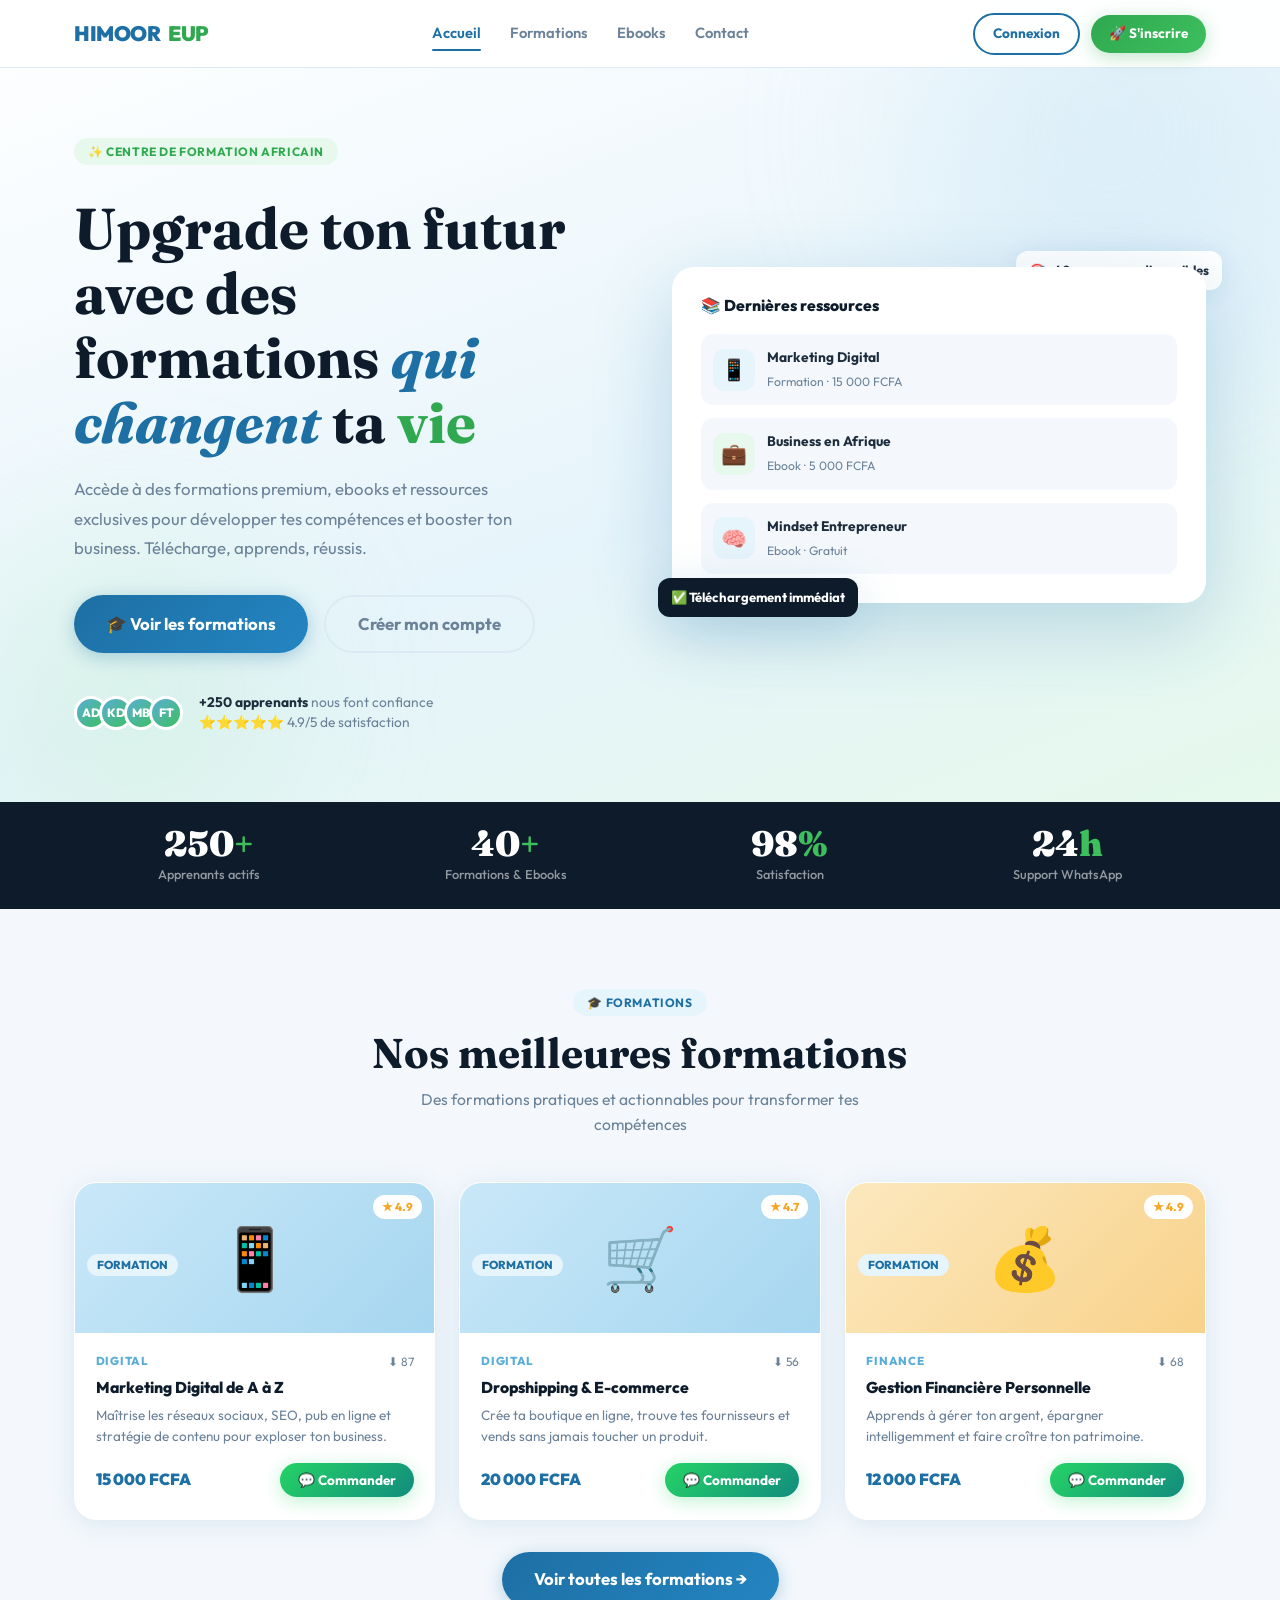
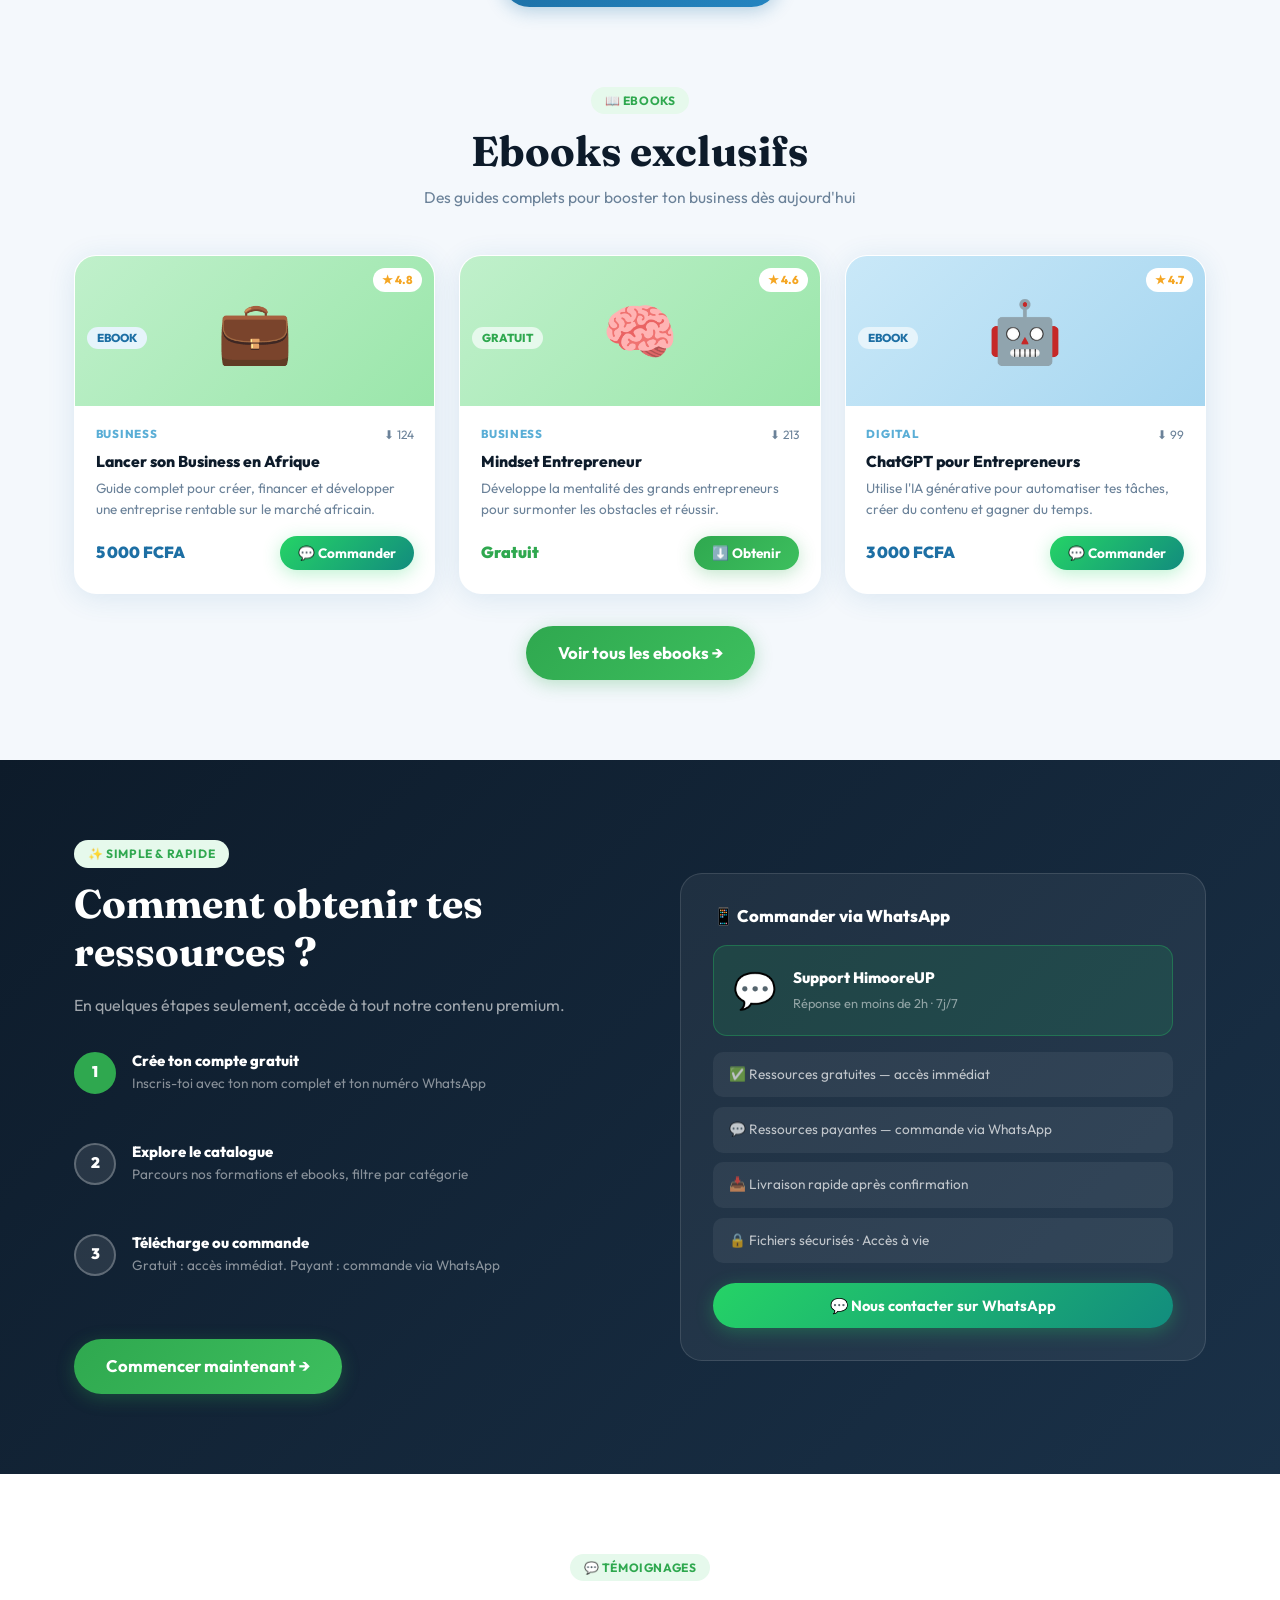
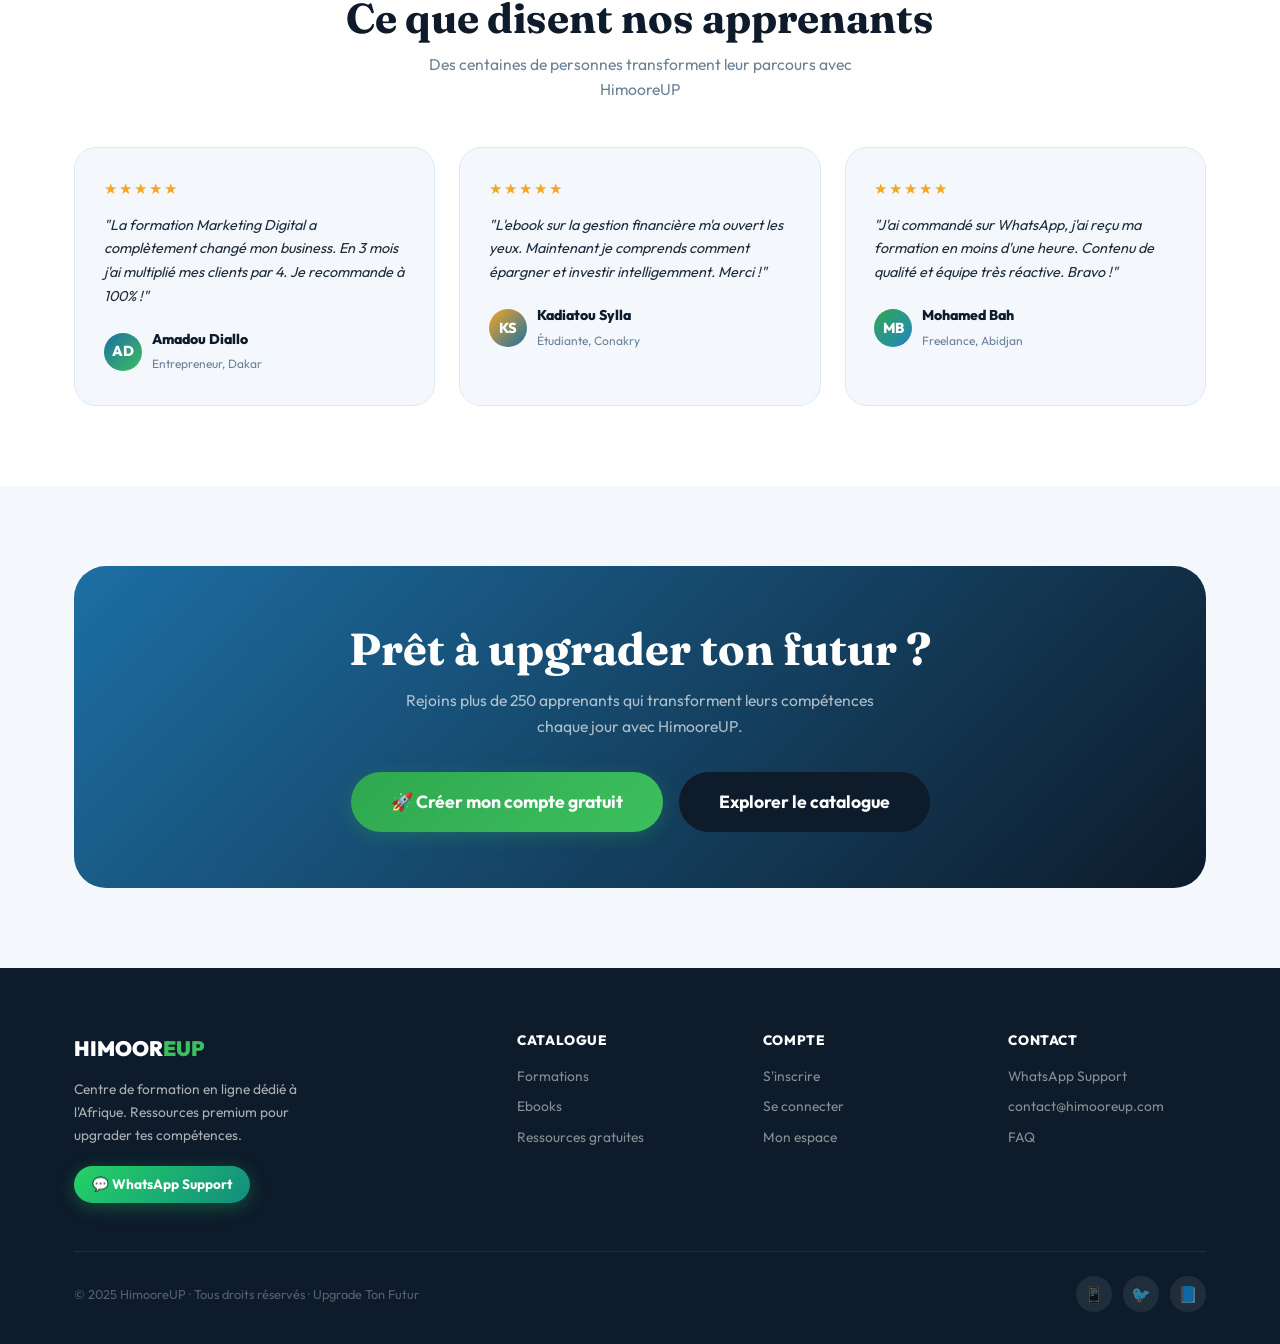
<file: index.html>
<!DOCTYPE html>
<html lang="fr">
<head>
<meta charset="UTF-8">
<meta name="viewport" content="width=device-width, initial-scale=1.0">
<title>HimooreUP – Centre de Formation en Ligne | Upgrade Ton Futur</title>
<meta name="description" content="HimooreUP est le centre de formation en ligne dédié à l'Afrique. Accède à des formations premium, ebooks et ressources pour booster tes compétences et ton business.">
<meta name="keywords" content="formation en ligne Afrique, ebook business, marketing digital, HimooreUP, centre de formation">
<meta name="robots" content="index, follow">
<link rel="canonical" href="https://himooreup.com/index.html">
<meta property="og:type" content="website">
<meta property="og:title" content="HimooreUP – Upgrade Ton Futur">
<meta property="og:description" content="Formations premium et ebooks exclusifs pour booster tes compétences en Afrique.">
<meta property="og:url" content="https://himooreup.com">
<script type="application/ld+json">{"@context":"https://schema.org","@type":"EducationalOrganization","name":"HimooreUP","url":"https://himooreup.com","description":"Centre de formation en ligne dédié à l'Afrique"}</script>
<link rel="stylesheet" href="style.css">
</head>
<body>
<nav id="navbar" role="navigation">
  <div class="container">
    <div class="nav-inner">
      <a href="index.html" class="nav-logo">HIMOOR<span>EUP</span></a>
      <div class="nav-menu">
        <a href="index.html">Accueil</a>
        <a href="formations.html">Formations</a>
        <a href="ebooks.html">Ebooks</a>
        <a href="contact.html">Contact</a>
      </div>
      <div class="nav-right" id="navRight">
        <a href="login.html" class="btn btn-outline btn-sm">Connexion</a>
        <a href="register.html" class="btn btn-green btn-sm">S'inscrire</a>
      </div>
      <button class="hamburger" id="hamburger" aria-label="Menu"><span></span><span></span><span></span></button>
    </div>
  </div>
</nav>
<nav class="nav-drawer" id="navDrawer">
  <a href="index.html">Accueil</a><a href="formations.html">Formations</a>
  <a href="ebooks.html">Ebooks</a><a href="contact.html">Contact</a>
  <div class="drawer-auth" style="display:flex;flex-direction:column;gap:.5rem;border-top:1px solid var(--border);padding-top:.8rem">
    <a href="login.html">Connexion</a><a href="register.html">S'inscrire</a>
  </div>
</nav>

<section class="home-hero">
  <div class="hero-blob hero-blob1"></div>
  <div class="hero-blob hero-blob2"></div>
  <div class="container">
    <div class="home-hero-inner">
      <div class="fade-in">
        <div style="margin-bottom:1.2rem"><span class="sec-label sec-label-green">✨ Centre de Formation Africain</span></div>
        <h1 class="hero-h1">Upgrade ton futur avec des formations <em>qui changent</em> ta <strong>vie</strong></h1>
        <p class="hero-sub">Accède à des formations premium, ebooks et ressources exclusives pour développer tes compétences et booster ton business. Télécharge, apprends, réussis.</p>
        <div class="hero-cta">
          <a href="formations.html" class="btn btn-primary btn-lg">🎓 Voir les formations</a>
          <a href="register.html" class="btn btn-ghost btn-lg">Créer mon compte</a>
        </div>
        <div class="hero-proof">
          <div class="hero-avs">
            <div class="h-av">AD</div><div class="h-av">KD</div><div class="h-av">MB</div><div class="h-av">FT</div>
          </div>
          <div class="hero-proof-text"><strong>+250 apprenants</strong> nous font confiance<br>⭐⭐⭐⭐⭐ 4.9/5 de satisfaction</div>
        </div>
      </div>
      <div class="hero-visual fade-in-2">
        <div style="position:relative">
          <div class="float-chip1">🎯 +40 ressources disponibles</div>
          <div class="hero-card">
            <h3>📚 Dernières ressources</h3>
            <div class="hcf-list">
              <div class="hcf-item"><div class="hcf-icon hcf-icon-blue">📱</div><div class="hcf-info"><strong>Marketing Digital</strong><span>Formation · 15 000 FCFA</span></div></div>
              <div class="hcf-item"><div class="hcf-icon hcf-icon-green">💼</div><div class="hcf-info"><strong>Business en Afrique</strong><span>Ebook · 5 000 FCFA</span></div></div>
              <div class="hcf-item"><div class="hcf-icon hcf-icon-blue">🧠</div><div class="hcf-info"><strong>Mindset Entrepreneur</strong><span>Ebook · Gratuit</span></div></div>
            </div>
          </div>
          <div class="float-chip2">✅ Téléchargement immédiat</div>
        </div>
      </div>
    </div>
  </div>
</section>

<div class="stats-band">
  <div class="container">
    <div class="stats-inner">
      <div class="stat-item"><span class="stat-num">250<em>+</em></span><span class="stat-label">Apprenants actifs</span></div>
      <div class="stat-item"><span class="stat-num">40<em>+</em></span><span class="stat-label">Formations & Ebooks</span></div>
      <div class="stat-item"><span class="stat-num">98<em>%</em></span><span class="stat-label">Satisfaction</span></div>
      <div class="stat-item"><span class="stat-num">24<em>h</em></span><span class="stat-label">Support WhatsApp</span></div>
    </div>
  </div>
</div>

<section class="section">
  <div class="container">
    <div class="sec-head"><span class="sec-label sec-label-blue">🎓 Formations</span><h2>Nos meilleures formations</h2><p>Des formations pratiques et actionnables pour transformer tes compétences</p></div>
    <div class="prod-grid" id="featuredFormations"></div>
    <div style="text-align:center;margin-top:2rem"><a href="formations.html" class="btn btn-primary btn-lg">Voir toutes les formations →</a></div>
  </div>
</section>

<section class="section" style="padding-top:0">
  <div class="container">
    <div class="sec-head"><span class="sec-label sec-label-green">📖 Ebooks</span><h2>Ebooks exclusifs</h2><p>Des guides complets pour booster ton business dès aujourd'hui</p></div>
    <div class="prod-grid" id="featuredEbooks"></div>
    <div style="text-align:center;margin-top:2rem"><a href="ebooks.html" class="btn btn-green btn-lg">Voir tous les ebooks →</a></div>
  </div>
</section>

<section class="section how-section">
  <div class="container">
    <div class="how-inner">
      <div class="how-text">
        <span class="sec-label sec-label-green">✨ Simple &amp; Rapide</span>
        <h2>Comment obtenir tes ressources ?</h2>
        <p>En quelques étapes seulement, accède à tout notre contenu premium.</p>
        <div class="how-steps">
          <div class="hstep"><div class="hstep-num on">1</div><div class="hstep-content"><h4>Crée ton compte gratuit</h4><p>Inscris-toi avec ton nom complet et ton numéro WhatsApp</p></div></div>
          <div class="hstep"><div class="hstep-num">2</div><div class="hstep-content"><h4>Explore le catalogue</h4><p>Parcours nos formations et ebooks, filtre par catégorie</p></div></div>
          <div class="hstep"><div class="hstep-num">3</div><div class="hstep-content"><h4>Télécharge ou commande</h4><p>Gratuit : accès immédiat. Payant : commande via WhatsApp</p></div></div>
        </div>
        <div style="margin-top:2rem"><a href="register.html" class="btn btn-green btn-lg">Commencer maintenant →</a></div>
      </div>
      <div class="how-box">
        <h3>📱 Commander via WhatsApp</h3>
        <div class="wa-card"><div class="wc-icon">💬</div><div class="wc-info"><strong>Support HimooreUP</strong><span>Réponse en moins de 2h · 7j/7</span></div></div>
        <div class="wa-pill">✅  Ressources gratuites — accès immédiat</div>
        <div class="wa-pill">💬  Ressources payantes — commande via WhatsApp</div>
        <div class="wa-pill">📥  Livraison rapide après confirmation</div>
        <div class="wa-pill">🔒  Fichiers sécurisés · Accès à vie</div>
        <div style="margin-top:1.2rem"><a href="contact.html" class="btn btn-wa btn-block">💬 Nous contacter sur WhatsApp</a></div>
      </div>
    </div>
  </div>
</section>

<section class="section" style="background:#fff">
  <div class="container">
    <div class="sec-head"><span class="sec-label sec-label-green">💬 Témoignages</span><h2>Ce que disent nos apprenants</h2><p>Des centaines de personnes transforment leur parcours avec HimooreUP</p></div>
    <div class="testi-grid">
      <div class="tcard"><div class="tcard-stars">★★★★★</div><blockquote class="tcard-text">"La formation Marketing Digital a complètement changé mon business. En 3 mois j'ai multiplié mes clients par 4. Je recommande à 100% !"</blockquote><div class="tcard-author"><div class="tcard-av" style="background:linear-gradient(135deg,#1d6fa4,#3dbf5e)">AD</div><div><strong>Amadou Diallo</strong><span>Entrepreneur, Dakar</span></div></div></div>
      <div class="tcard"><div class="tcard-stars">★★★★★</div><blockquote class="tcard-text">"L'ebook sur la gestion financière m'a ouvert les yeux. Maintenant je comprends comment épargner et investir intelligemment. Merci !"</blockquote><div class="tcard-author"><div class="tcard-av" style="background:linear-gradient(135deg,#f5a623,#1d6fa4)">KS</div><div><strong>Kadiatou Sylla</strong><span>Étudiante, Conakry</span></div></div></div>
      <div class="tcard"><div class="tcard-stars">★★★★★</div><blockquote class="tcard-text">"J'ai commandé sur WhatsApp, j'ai reçu ma formation en moins d'une heure. Contenu de qualité et équipe très réactive. Bravo !"</blockquote><div class="tcard-author"><div class="tcard-av" style="background:linear-gradient(135deg,#2fa84f,#2485c1)">MB</div><div><strong>Mohamed Bah</strong><span>Freelance, Abidjan</span></div></div></div>
    </div>
  </div>
</section>

<section class="section">
  <div class="container">
    <div style="background:linear-gradient(135deg,var(--blue),var(--dark));border-radius:var(--r3);padding:3.5rem 2.5rem;text-align:center;position:relative;overflow:hidden">
      <h2 style="font-family:'Fraunces',serif;font-size:clamp(1.8rem,3.5vw,2.8rem);color:#fff;margin-bottom:.8rem">Prêt à upgrader ton futur ?</h2>
      <p style="color:rgba(255,255,255,.65);font-size:.98rem;margin-bottom:2rem;max-width:480px;margin-left:auto;margin-right:auto;line-height:1.65">Rejoins plus de 250 apprenants qui transforment leurs compétences chaque jour avec HimooreUP.</p>
      <div style="display:flex;gap:1rem;justify-content:center;flex-wrap:wrap">
        <a href="register.html" class="btn btn-green btn-xl">🚀 Créer mon compte gratuit</a>
        <a href="formations.html" class="btn btn-dark btn-xl">Explorer le catalogue</a>
      </div>
    </div>
  </div>
</section>

<footer class="site-footer">
  <div class="container">
    <div class="footer-grid">
      <div class="footer-brand"><span class="fb-wm">HIMOOR<span>EUP</span></span><p>Centre de formation en ligne dédié à l'Afrique. Ressources premium pour upgrader tes compétences.</p><div style="margin-top:1.2rem"><a href="contact.html" class="btn btn-wa btn-sm">💬 WhatsApp Support</a></div></div>
      <div class="footer-col"><h4>Catalogue</h4><a href="formations.html">Formations</a><a href="ebooks.html">Ebooks</a><a href="formations.html">Ressources gratuites</a></div>
      <div class="footer-col"><h4>Compte</h4><a href="register.html">S'inscrire</a><a href="login.html">Se connecter</a><a href="dashboard.html">Mon espace</a></div>
      <div class="footer-col"><h4>Contact</h4><a href="contact.html">WhatsApp Support</a><a href="mailto:contact@himooreup.com">contact@himooreup.com</a><a href="contact.html">FAQ</a></div>
    </div>
    <div class="footer-bottom"><p>© 2025 HimooreUP · Tous droits réservés · Upgrade Ton Futur</p><div class="social-links"><div class="social-link">📱</div><div class="social-link">🐦</div><div class="social-link">📘</div></div></div>
  </div>
</footer>
<script src="script.js"></script>
<script>
document.addEventListener('DOMContentLoaded', () => {
  document.getElementById('featuredFormations').innerHTML = S.products.filter(p=>p.active&&p.type==='formation').slice(0,3).map(p=>renderProductCard(p)).join('');
  document.getElementById('featuredEbooks').innerHTML = S.products.filter(p=>p.active&&p.type==='ebook').slice(0,3).map(p=>renderProductCard(p)).join('');
});
</script>
</body>
</html>
</file>
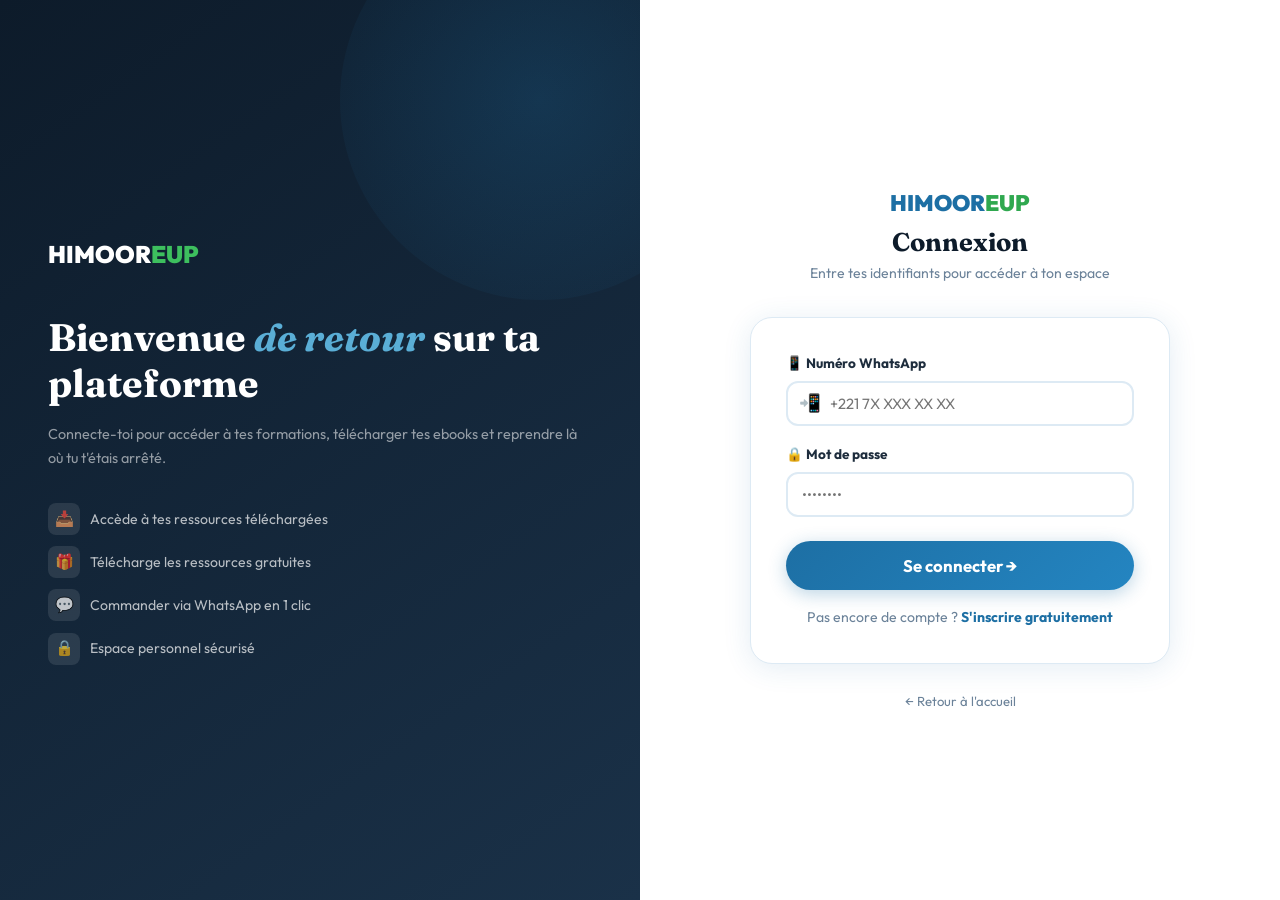
<file: admin.html>
<!DOCTYPE html>
<html lang="fr">
<head>
<meta charset="UTF-8">
<meta name="viewport" content="width=device-width, initial-scale=1.0">
<title>Admin – HimooreUP</title>
<meta name="robots" content="noindex, nofollow">
<link rel="stylesheet" href="style.css">
<style>
body { background:var(--dark); }
.adm-shell { display:flex; min-height:100vh; }

/* ── Image upload zone ── */
.img-upload-zone {
  border: 2px dashed rgba(255,255,255,.18);
  border-radius: 16px;
  padding: 0;
  cursor: pointer;
  transition: all .25s;
  overflow: hidden;
  position: relative;
  background: rgba(255,255,255,.04);
  min-height: 180px;
  display: flex;
  align-items: center;
  justify-content: center;
}
.img-upload-zone:hover { border-color: var(--blue3); background: rgba(29,111,164,.07); }
.img-upload-zone.has-img { border-style: solid; border-color: rgba(255,255,255,.2); }

.img-upload-placeholder {
  display: flex; flex-direction: column;
  align-items: center; justify-content: center;
  gap: .6rem; padding: 2rem; text-align: center;
}
.img-upload-placeholder .upl-icon {
  width: 56px; height: 56px; border-radius: 14px;
  background: rgba(255,255,255,.08);
  display: flex; align-items: center; justify-content: center;
  font-size: 1.6rem;
}
.img-upload-placeholder p {
  color: rgba(255,255,255,.45); font-size: .85rem; line-height: 1.5;
}
.img-upload-placeholder span {
  font-size: .72rem; color: rgba(255,255,255,.25);
}

#imgPreviewEl {
  width: 100%; height: 180px;
  object-fit: cover; display: none;
}
.img-upload-zone.has-img #imgPreviewEl { display: block; }
.img-upload-zone.has-img .img-upload-placeholder { display: none; }

.img-overlay-btns {
  position: absolute; bottom: 0; left: 0; right: 0;
  background: linear-gradient(transparent, rgba(0,0,0,.75));
  display: none; align-items: center; justify-content: flex-end;
  gap: .5rem; padding: .7rem;
}
.img-upload-zone.has-img .img-overlay-btns { display: flex; }
.img-ovr-btn {
  padding: 5px 12px; border-radius: 50px; border: none;
  font-family: 'Outfit', sans-serif; font-size: .75rem;
  font-weight: 700; cursor: pointer; transition: all .2s;
}
.img-ovr-btn-change { background: rgba(255,255,255,.9); color: #111; }
.img-ovr-btn-remove { background: rgba(229,57,53,.85); color: #fff; }
.img-ovr-btn:hover  { transform: translateY(-1px); }

/* ── Thumbnail in table ── */
.prod-thumb-cell {
  width: 48px; height: 40px; border-radius: 8px;
  object-fit: cover; display: block;
}
.prod-thumb-placeholder {
  width: 48px; height: 40px; border-radius: 8px;
  background: rgba(255,255,255,.07);
  display: flex; align-items: center; justify-content: center;
  font-size: .75rem; color: rgba(255,255,255,.3);
}

/* ── Upload progress ── */
.upload-progress {
  height: 3px; background: rgba(255,255,255,.1);
  border-radius: 2px; overflow: hidden; margin-top: .5rem; display: none;
}
.upload-progress-bar {
  height: 100%; background: linear-gradient(90deg, var(--blue), var(--green));
  border-radius: 2px; width: 0; transition: width .3s ease;
}
.img-size-hint {
  font-size: .75rem; color: rgba(255,255,255,.3);
  margin-top: .4rem; text-align: center;
}

/* ── Form layout ── */
.form-section-title {
  font-size: .72rem; font-weight: 800; text-transform: uppercase;
  letter-spacing: 1px; color: rgba(255,255,255,.35);
  padding-bottom: .6rem; border-bottom: 1px solid rgba(255,255,255,.07);
  margin-bottom: 1rem; margin-top: 1.5rem;
}
.form-section-title:first-of-type { margin-top: 0; }

/* ── Edit badge ── */
.editing-badge {
  display: inline-flex; align-items: center; gap: 6px;
  background: rgba(245,166,35,.15); color: #f5c842;
  font-size: .75rem; font-weight: 800;
  padding: 4px 12px; border-radius: 50px;
  border: 1px solid rgba(245,166,35,.3);
}
</style>
</head>
<body>
<div class="adm-shell">

  <!-- ─── SIDEBAR ─── -->
  <aside class="adm-side">
    <div class="adm-logo">
      <div class="wm">HIMOOR<span>EUP</span></div>
      <div class="sub">Administration</div>
    </div>
    <nav class="adm-nav">
      <div class="ani on" onclick="admV('dashboard',this)"><span>📊</span> Dashboard</div>
      <div class="ani"    onclick="admV('products',this)"><span>📦</span> Produits</div>
      <div class="ani"    onclick="admV('users',this)"><span>👥</span> Utilisateurs</div>
      <div class="ani"    onclick="admV('files',this)"><span>📁</span> Fichiers</div>
    </nav>
    <div class="adm-bottom">
      <div class="ani" onclick="window.open('index.html','_blank')"><span>🏠</span> Voir le site</div>
      <div class="ani" onclick="doAdminLogout()"><span>🚪</span> Déconnexion</div>
    </div>
  </aside>

  <!-- ─── MAIN ─── -->
  <div class="adm-main">
    <div class="adm-topbar">
      <h1 id="admTitle">📊 Dashboard</h1>
      <div style="display:flex;align-items:center;gap:.75rem">
        <span style="color:rgba(255,255,255,.4);font-size:.82rem" id="admDate"></span>
        <div style="width:32px;height:32px;border-radius:50%;background:var(--green);display:flex;align-items:center;justify-content:center;color:#fff;font-weight:800;font-size:.88rem">A</div>
      </div>
    </div>

    <div class="adm-content">

      <!-- ══ DASHBOARD ══ -->
      <div class="adm-view on" id="admDashboard">
        <div class="adm-kpis">
          <div class="adm-kpi"><div class="adm-kpi-label">Utilisateurs</div><div class="adm-kpi-val" id="kU">0</div></div>
          <div class="adm-kpi"><div class="adm-kpi-label">Produits actifs</div><div class="adm-kpi-val" id="kP">0</div></div>
          <div class="adm-kpi"><div class="adm-kpi-label">Téléchargements</div><div class="adm-kpi-val" id="kD">0</div></div>
          <div class="adm-kpi"><div class="adm-kpi-label">Fichiers uploadés</div><div class="adm-kpi-val" id="kF">0</div></div>
        </div>
        <div class="atw">
          <div class="ath"><h3>Dernières inscriptions</h3></div>
          <table><thead><tr><th>Nom</th><th>WhatsApp</th><th>Email</th><th>Inscrit le</th></tr></thead>
          <tbody id="admUT"></tbody></table>
        </div>
      </div>

      <!-- ══ PRODUCTS ══ -->
      <div class="adm-view" id="admProducts">
        <div class="adm-form">

          <!-- Header -->
          <div style="display:flex;align-items:center;justify-content:space-between;margin-bottom:1.5rem;flex-wrap:wrap;gap:.75rem">
            <h3 id="formHeading" style="margin:0">➕ Ajouter un produit</h3>
            <span class="editing-badge" id="editBadge" style="display:none">✏️ Modification en cours</span>
          </div>
          <input type="hidden" id="ePid">

          <!-- ── Section 1: Image ── -->
          <div class="form-section-title">🖼️ Image du produit</div>

          <div style="display:grid;grid-template-columns:200px 1fr;gap:1.5rem;align-items:start">
            <!-- Upload zone -->
            <div>
              <div class="img-upload-zone" id="imgUploadZone" onclick="triggerImgInput()" ondragover="handleDragOver(event)" ondragleave="handleDragLeave(event)" ondrop="handleDrop(event)">
                <div class="img-upload-placeholder">
                  <div class="upl-icon">🖼️</div>
                  <p>Clique ou glisse une image</p>
                  <span>JPG, PNG, WEBP · max 2 MB</span>
                </div>
                <img id="imgPreviewEl" src="" alt="Aperçu image produit">
                <div class="img-overlay-btns">
                  <button class="img-ovr-btn img-ovr-btn-change" onclick="event.stopPropagation();triggerImgInput()">🔄 Changer</button>
                  <button class="img-ovr-btn img-ovr-btn-remove" onclick="event.stopPropagation();removeImg()">🗑️ Supprimer</button>
                </div>
              </div>
              <div class="upload-progress" id="uploadProgress">
                <div class="upload-progress-bar" id="uploadBar"></div>
              </div>
              <div class="img-size-hint" id="imgSizeHint"></div>
            </div>

            <!-- Image tips -->
            <div style="background:rgba(255,255,255,.04);border:1px solid rgba(255,255,255,.07);border-radius:14px;padding:1.2rem">
              <div style="font-weight:800;color:#fff;font-size:.88rem;margin-bottom:.8rem">💡 Conseils pour l'image</div>
              <div style="display:flex;flex-direction:column;gap:.55rem;font-size:.82rem;color:rgba(255,255,255,.5);line-height:1.5">
                <div>📐 <strong style="color:rgba(255,255,255,.7)">Format recommandé :</strong> 800×500px ou 16:9</div>
                <div>🎨 <strong style="color:rgba(255,255,255,.7)">Style :</strong> Visuel professionnel ou couverture ebook</div>
                <div>📦 <strong style="color:rgba(255,255,255,.7)">Poids max :</strong> 2 MB (JPG ou PNG)</div>
                <div>✅ <strong style="color:rgba(255,255,255,.7)">Stockage :</strong> Convertie en base64 dans le navigateur</div>
              </div>
              <div style="margin-top:1rem;padding:.75rem;background:rgba(29,111,164,.12);border-radius:10px;font-size:.78rem;color:var(--blue3)">
                💬 L'image s'affichera à la place de l'emoji sur la carte produit et sur la page de détail.
              </div>
            </div>
          </div>

          <input type="file" id="imgFileInput" accept="image/jpeg,image/png,image/webp" style="display:none" onchange="handleImgUpload(this)">

          <!-- ── Section 2: Infos ── -->
          <div class="form-section-title">📋 Informations du produit</div>

          <div class="adm-g2">
            <div>
              <label>Titre du produit *</label>
              <input type="text" id="apT" placeholder="Ex: Marketing Digital de A à Z">
            </div>
            <div>
              <label>Type *</label>
              <select id="apTy">
                <option value="formation">🎓 Formation</option>
                <option value="ebook">📖 Ebook</option>
              </select>
            </div>
            <div>
              <label>Catégorie *</label>
              <select id="apC">
                <option value="digital">💻 Digital</option>
                <option value="business">💼 Business</option>
                <option value="finance">💰 Finance</option>
                <option value="personal">🧘 Développement personnel</option>
              </select>
            </div>
            <div>
              <label>Prix FCFA (0 = Gratuit) *</label>
              <input type="number" id="apPr" placeholder="15000" min="0">
            </div>
            <div>
              <label>Note ★ (ex: 4.8)</label>
              <input type="text" id="apR" placeholder="4.8">
            </div>
            <div>
              <label>Nombre de téléchargements (affichage)</label>
              <input type="number" id="apDlInit" placeholder="0" min="0">
            </div>
          </div>

          <div style="margin-top:.5rem">
            <label>Description *</label>
            <textarea id="apD" rows="3" placeholder="Description affichée dans le catalogue et sur la fiche produit..."></textarea>
          </div>

          <!-- ── Section 3: Livraison ── -->
          <div class="form-section-title">📥 Livraison</div>

          <div>
            <label>Lien de téléchargement (Google Drive, Dropbox…)</label>
            <input type="url" id="apF" placeholder="https://drive.google.com/file/d/...">
            <div style="font-size:.75rem;color:rgba(255,255,255,.3);margin-top:.3rem">Ce lien est envoyé à l'acheteur après confirmation WhatsApp.</div>
          </div>

          <!-- ── Actions ── -->
          <div style="display:flex;gap:.75rem;margin-top:1.5rem;flex-wrap:wrap">
            <button class="btn btn-primary btn-lg" onclick="saveProd()">💾 Enregistrer le produit</button>
            <button class="btn" style="background:rgba(255,255,255,.07);color:rgba(255,255,255,.7);border:1px solid rgba(255,255,255,.12);padding:14px 20px;border-radius:50px;font-family:'Outfit',sans-serif;font-weight:700" onclick="clearPF()">✕ Annuler</button>
          </div>
        </div>

        <!-- ── Table ── -->
        <div class="atw" style="margin-top:1.5rem">
          <div class="ath">
            <h3>Tous les produits (<span id="pCount">0</span>)</h3>
            <input class="adm-search" placeholder="🔍 Rechercher..." oninput="renderAdmP(this.value)">
          </div>
          <table>
            <thead>
              <tr>
                <th style="width:60px">Image</th>
                <th>Titre</th>
                <th>Type</th>
                <th>Catégorie</th>
                <th>Prix</th>
                <th>Téléch.</th>
                <th>Actions</th>
              </tr>
            </thead>
            <tbody id="admPT"></tbody>
          </table>
        </div>
      </div>

      <!-- ══ USERS ══ -->
      <div class="adm-view" id="admUsers">
        <div class="atw">
          <div class="ath">
            <h3>Utilisateurs (<span id="uCount">0</span>)</h3>
            <input class="adm-search" placeholder="🔍 Rechercher..." oninput="renderAdmU(this.value)">
          </div>
          <table>
            <thead><tr><th>Nom</th><th>WhatsApp</th><th>Email</th><th>Téléch.</th><th>Inscrit le</th><th>Actions</th></tr></thead>
            <tbody id="admUFT"></tbody>
          </table>
        </div>
      </div>

      <!-- ══ FILES ══ -->
      <div class="adm-view" id="admFiles">
        <div class="adm-form">
          <h3>📁 Gestion des fichiers</h3>
          <p style="color:rgba(255,255,255,.45);font-size:.85rem;margin-bottom:1rem">Téléverse tes PDFs, vidéos ou ZIPs et associe les URLs aux produits.</p>
          <div class="upload-zone" onclick="document.getElementById('fInput').click()">
            <div style="font-size:2.5rem">📤</div>
            <p style="color:rgba(255,255,255,.4);margin-top:.5rem;font-size:.85rem">Clique ou glisse-dépose ton fichier</p>
            <p style="color:rgba(255,255,255,.25);font-size:.75rem;margin-top:.3rem">PDF, MP4, ZIP — max 500 MB</p>
          </div>
          <input type="file" id="fInput" style="display:none" onchange="handleFU(this)">
          <div id="fPills" style="display:flex;flex-wrap:wrap;gap:.5rem;margin-top:.8rem"></div>
        </div>
        <div class="atw">
          <div class="ath"><h3>Fichiers enregistrés (<span id="fCount">0</span>)</h3></div>
          <table>
            <thead><tr><th>Nom</th><th>Type</th><th>Taille</th><th>URL</th><th></th></tr></thead>
            <tbody id="admFT"></tbody>
          </table>
        </div>
      </div>

    </div><!-- end adm-content -->
  </div><!-- end adm-main -->
</div>

<script src="script.js"></script>
<script>
/* ═══════════════════════════════════════════════
   ADMIN AUTH
═══════════════════════════════════════════════ */
const _awa = localStorage.getItem('him_adminWa');
const _apw = localStorage.getItem('him_adminPwd');
if (_awa !== 'admin' || _apw !== 'admin123') { window.location.href = 'login.html'; }

document.getElementById('admDate').textContent = new Date().toLocaleDateString('fr-FR', { day:'numeric', month:'long', year:'numeric' });

function doAdminLogout() {
  localStorage.removeItem('him_adminWa');
  localStorage.removeItem('him_adminPwd');
  window.location.href = 'login.html';
}

/* ═══════════════════════════════════════════════
   VIEW SWITCHER
═══════════════════════════════════════════════ */
function admV(view, btn) {
  document.querySelectorAll('.adm-view').forEach(el => el.classList.remove('on'));
  document.querySelectorAll('.ani').forEach(el => el.classList.remove('on'));
  const el = document.getElementById('adm' + view.charAt(0).toUpperCase() + view.slice(1));
  if (el) el.classList.add('on');
  if (btn) btn.classList.add('on');
  const titles = { dashboard:'📊 Dashboard', products:'📦 Produits', users:'👥 Utilisateurs', files:'📁 Fichiers' };
  document.getElementById('admTitle').textContent = titles[view] || view;
  if (view === 'dashboard') renderAdmD();
  if (view === 'products')  renderAdmP();
  if (view === 'users')     renderAdmU();
  if (view === 'files')     renderAdmF();
}

/* ═══════════════════════════════════════════════
   IMAGE UPLOAD
═══════════════════════════════════════════════ */
let currentImgBase64 = ''; // stocke l'image en base64

function triggerImgInput() {
  document.getElementById('imgFileInput').click();
}

function handleImgUpload(input) {
  const file = input.files[0];
  if (!file) return;

  // Validation type
  if (!['image/jpeg', 'image/png', 'image/webp'].includes(file.type)) {
    toast('Format non supporté. Utilise JPG, PNG ou WEBP.', 'error');
    return;
  }
  // Validation taille (2 MB)
  if (file.size > 2 * 1024 * 1024) {
    toast('Image trop lourde. Max 2 MB.', 'error');
    return;
  }

  // Progress bar
  const progress = document.getElementById('uploadProgress');
  const bar      = document.getElementById('uploadBar');
  progress.style.display = 'block';
  bar.style.width = '0%';

  const reader = new FileReader();

  reader.onprogress = e => {
    if (e.lengthComputable) {
      bar.style.width = Math.round((e.loaded / e.total) * 80) + '%';
    }
  };

  reader.onload = e => {
    bar.style.width = '100%';
    setTimeout(() => { progress.style.display = 'none'; bar.style.width = '0%'; }, 500);

    currentImgBase64 = e.target.result;
    const preview = document.getElementById('imgPreviewEl');
    const zone    = document.getElementById('imgUploadZone');
    const hint    = document.getElementById('imgSizeHint');

    preview.src = currentImgBase64;
    zone.classList.add('has-img');

    const kb = (file.size / 1024).toFixed(0);
    hint.textContent = `${file.name} · ${kb} KB · ${file.type.split('/')[1].toUpperCase()}`;

    toast('✅ Image chargée avec succès', 'success');
  };

  reader.onerror = () => { toast('Erreur lors de la lecture de l\'image.', 'error'); };
  reader.readAsDataURL(file);

  // Reset input so same file can be re-selected
  input.value = '';
}

function removeImg() {
  currentImgBase64 = '';
  const preview = document.getElementById('imgPreviewEl');
  const zone    = document.getElementById('imgUploadZone');
  preview.src   = '';
  zone.classList.remove('has-img');
  document.getElementById('imgSizeHint').textContent = '';
  toast('Image supprimée', 'info');
}

// Drag & drop
function handleDragOver(e) {
  e.preventDefault();
  document.getElementById('imgUploadZone').style.borderColor = 'var(--blue3)';
  document.getElementById('imgUploadZone').style.background  = 'rgba(29,111,164,.1)';
}
function handleDragLeave(e) {
  document.getElementById('imgUploadZone').style.borderColor = '';
  document.getElementById('imgUploadZone').style.background  = '';
}
function handleDrop(e) {
  e.preventDefault();
  handleDragLeave(e);
  const file = e.dataTransfer.files[0];
  if (!file) return;
  // Simulate file input
  const dt = new DataTransfer();
  dt.items.add(file);
  document.getElementById('imgFileInput').files = dt.files;
  handleImgUpload(document.getElementById('imgFileInput'));
}

/* ═══════════════════════════════════════════════
   DASHBOARD
═══════════════════════════════════════════════ */
function renderAdmD() {
  const prods = S.products;
  document.getElementById('kU').textContent = S.users.length;
  document.getElementById('kP').textContent = prods.filter(p => p.active).length;
  document.getElementById('kD').textContent = prods.reduce((s, p) => s + (p.downloads || 0), 0);
  document.getElementById('kF').textContent = S.files.length;
  document.getElementById('admUT').innerHTML = S.users.slice(-10).reverse().map(u =>
    `<tr>
      <td>${u.name}</td>
      <td>${u.wa}</td>
      <td>${u.email || '—'}</td>
      <td>${new Date(u.createdAt).toLocaleDateString('fr-FR')}</td>
    </tr>`).join('');
}

/* ═══════════════════════════════════════════════
   PRODUCTS TABLE
═══════════════════════════════════════════════ */
function renderAdmP(f = '') {
  const list = S.products.filter(p => !f || p.title.toLowerCase().includes(f.toLowerCase()));
  document.getElementById('pCount').textContent = list.length;

  document.getElementById('admPT').innerHTML = list.map(p => {
    const imgCell = p.image
      ? `<img src="${p.image}" alt="${p.title}" class="prod-thumb-cell">`
      : `<div class="prod-thumb-placeholder">—</div>`;

    return `
      <tr>
        <td>${imgCell}</td>
        <td style="font-weight:700;color:rgba(255,255,255,.9)">${p.title}</td>
        <td><span class="ast ${p.price === 0 ? 'st-free' : 'st-paid'}">${p.type}</span></td>
        <td style="text-transform:capitalize;color:rgba(255,255,255,.5)">${p.cat}</td>
        <td>${p.price === 0 ? '<span style="color:var(--green2);font-weight:700">Gratuit</span>' : '<span style="color:var(--blue3)">' + fmtPrice(p.price) + '</span>'}</td>
        <td style="color:rgba(255,255,255,.5)">${p.downloads || 0}</td>
        <td>
          <div class="adm-ar">
            <button class="btn btn-ghost btn-sm" style="font-size:.75rem;padding:5px 10px;color:rgba(255,255,255,.7)" onclick="editP('${p.id}')">✏️ Éditer</button>
            <button class="btn btn-danger btn-sm" style="font-size:.75rem;padding:5px 10px" onclick="delP('${p.id}')">🗑️</button>
          </div>
        </td>
      </tr>`;
  }).join('');
}

/* ═══════════════════════════════════════════════
   SAVE PRODUCT
═══════════════════════════════════════════════ */
function saveProd() {
  const title = document.getElementById('apT').value.trim();
  const type  = document.getElementById('apTy').value;
  const cat   = document.getElementById('apC').value;
  const price = parseInt(document.getElementById('apPr').value) || 0;
  const desc  = document.getElementById('apD').value.trim();
  const rating= document.getElementById('apR').value.trim() || '4.5';
  const file  = document.getElementById('apF').value.trim();
  const dlInit= parseInt(document.getElementById('apDlInit').value) || 0;
  const id    = document.getElementById('ePid').value;

  if (!title) { toast('Le titre est obligatoire', 'error'); return; }
  if (!desc)  { toast('La description est obligatoire', 'error'); return; }

  const prods = S.products;
  const prod = {
    id:        id || ('p' + Date.now()),
    title, type, cat, price, desc, rating, file,
    image:     currentImgBase64 || (id ? (prods.find(p => p.id === id)?.image || '') : ''),
    downloads: id ? (prods.find(p => p.id === id)?.downloads || dlInit) : dlInit,
    active:    true,
  };

  if (id) {
    const idx = prods.findIndex(p => p.id === id);
    if (idx >= 0) prods[idx] = prod;
    else prods.push(prod);
  } else {
    prods.push(prod);
  }

  S.products = prods;
  toast(id ? '✅ Produit modifié avec succès' : '✅ Produit ajouté avec succès', 'success');
  clearPF();
  renderAdmP();
}

/* ═══════════════════════════════════════════════
   EDIT PRODUCT
═══════════════════════════════════════════════ */
function editP(id) {
  const p = S.products.find(x => x.id === id);
  if (!p) return;

  // Populate form
  document.getElementById('ePid').value    = p.id;
  document.getElementById('apT').value     = p.title;
  document.getElementById('apTy').value    = p.type;
  document.getElementById('apC').value     = p.cat;
  document.getElementById('apPr').value    = p.price;
  document.getElementById('apR').value     = p.rating || '';
  document.getElementById('apDlInit').value= p.downloads || 0;
  document.getElementById('apD').value     = p.desc;
  document.getElementById('apF').value     = p.file || '';

  // Load existing image if any
  if (p.image) {
    currentImgBase64 = p.image;
    document.getElementById('imgPreviewEl').src = p.image;
    document.getElementById('imgUploadZone').classList.add('has-img');
    document.getElementById('imgSizeHint').textContent = 'Image existante chargée';
  } else {
    removeImg();
  }

  // UI feedback
  document.getElementById('formHeading').textContent = '✏️ Modifier le produit';
  document.getElementById('editBadge').style.display = 'inline-flex';

  // Scroll to form
  document.getElementById('admProducts').scrollIntoView({ behavior: 'smooth', block: 'start' });
}

/* ═══════════════════════════════════════════════
   CLEAR FORM
═══════════════════════════════════════════════ */
function clearPF() {
  ['ePid','apT','apD','apF','apR','apPr','apDlInit'].forEach(id => {
    const el = document.getElementById(id);
    if (el) el.value = '';
  });
  document.getElementById('apTy').value = 'formation';
  document.getElementById('apC').value  = 'digital';
  removeImg();
  document.getElementById('formHeading').textContent  = '➕ Ajouter un produit';
  document.getElementById('editBadge').style.display  = 'none';
}

/* ═══════════════════════════════════════════════
   USERS
═══════════════════════════════════════════════ */
function renderAdmU(f = '') {
  const list = S.users.filter(u => !f || u.name.toLowerCase().includes(f) || u.wa.includes(f));
  document.getElementById('uCount').textContent = list.length;
  document.getElementById('admUFT').innerHTML = list.map(u => `
    <tr>
      <td>${u.name}</td>
      <td>${u.wa}</td>
      <td>${u.email || '—'}</td>
      <td>${(u.purchases || []).length}</td>
      <td>${new Date(u.createdAt).toLocaleDateString('fr-FR')}</td>
      <td>
        <button class="btn btn-danger btn-sm" style="font-size:.72rem;padding:4px 9px" onclick="delU('${u.id}')">🗑️</button>
      </td>
    </tr>`).join('');
}

/* ═══════════════════════════════════════════════
   FILES
═══════════════════════════════════════════════ */
function renderAdmF() {
  const files = S.files;
  document.getElementById('fCount').textContent = files.length;
  document.getElementById('admFT').innerHTML = files.map(f => `
    <tr>
      <td style="font-weight:600;color:rgba(255,255,255,.8)">${f.name}</td>
      <td style="text-transform:uppercase;font-size:.75rem;color:rgba(255,255,255,.4)">${f.type}</td>
      <td style="color:rgba(255,255,255,.4)">${f.size}</td>
      <td><span style="font-size:.7rem;color:var(--blue3);word-break:break-all">${f.url ? f.url.substring(0, 55) + '…' : '—'}</span></td>
      <td>
        <button class="btn btn-danger btn-sm" style="font-size:.72rem;padding:4px 9px" onclick="delF('${f.id}')">🗑️</button>
      </td>
    </tr>`).join('');
}

/* ═══════════════════════════════════════════════
   DELETE ACTIONS
═══════════════════════════════════════════════ */
function delP(id) {
  if (!confirm('Supprimer ce produit définitivement ?')) return;
  admDelProd(id); renderAdmP();
  toast('Produit supprimé', 'info');
}
function delU(id) {
  if (!confirm('Supprimer cet utilisateur ?')) return;
  admDelUser(id); renderAdmU();
  toast('Utilisateur supprimé', 'info');
}
function delF(id) { admDelFile(id); renderAdmF(); }

/* ═══════════════════════════════════════════════
   FILE UPLOAD (pour la section Fichiers)
═══════════════════════════════════════════════ */
function handleFU(input) {
  const file = input.files[0]; if (!file) return;
  admHandleFileUpload(file, fo => {
    renderAdmF();
    const pill = document.createElement('div');
    pill.style.cssText = 'display:inline-flex;align-items:center;gap:8px;background:rgba(255,255,255,.08);border:1px solid rgba(255,255,255,.12);border-radius:50px;padding:5px 12px;font-size:.8rem;color:rgba(255,255,255,.75)';
    pill.innerHTML = `📄 ${fo.name} <button style="background:none;border:none;color:rgba(255,255,255,.4);cursor:pointer;font-size:.9rem" onclick="this.parentElement.remove()">✕</button>`;
    document.getElementById('fPills').appendChild(pill);
    toast(`📤 "${fo.name}" ajouté`, 'success');
  });
}

/* ═══════════════════════════════════════════════
   INIT
═══════════════════════════════════════════════ */
renderAdmD();
</script>
</body>
</html>
</file>
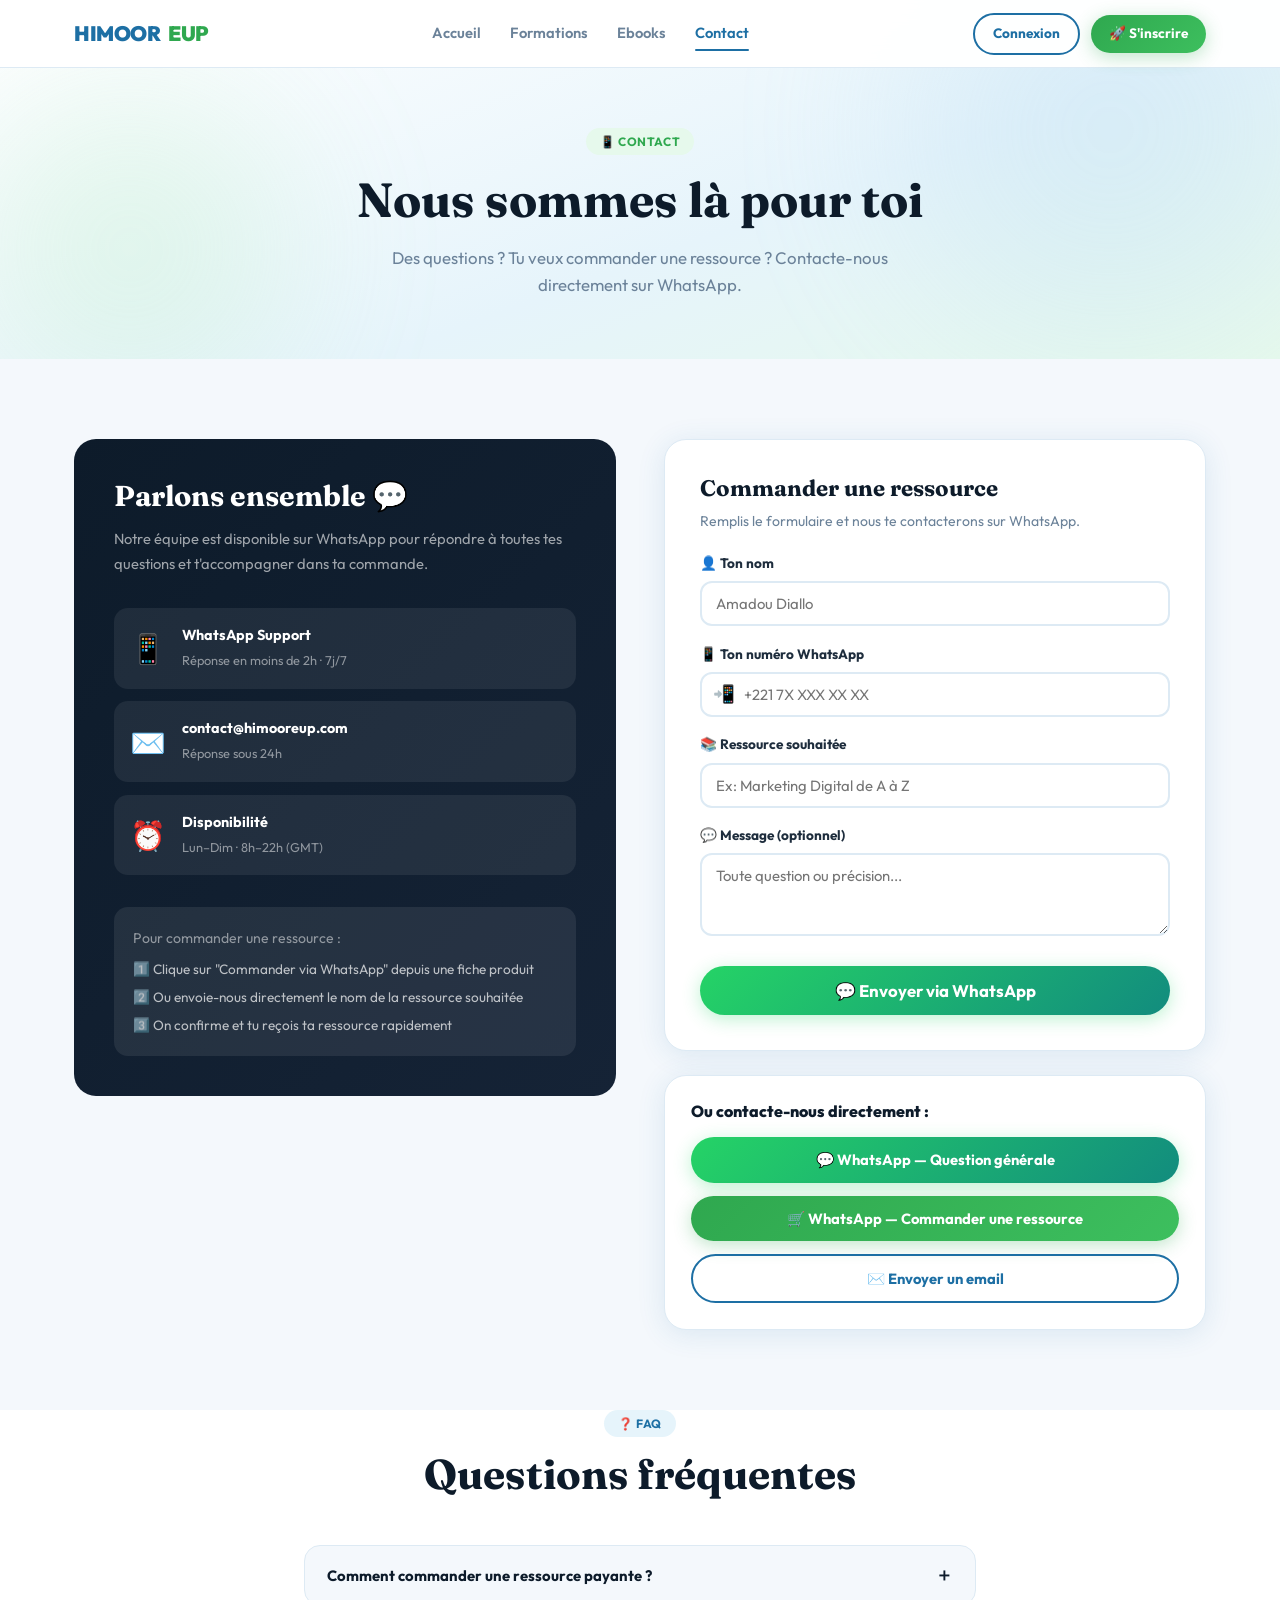
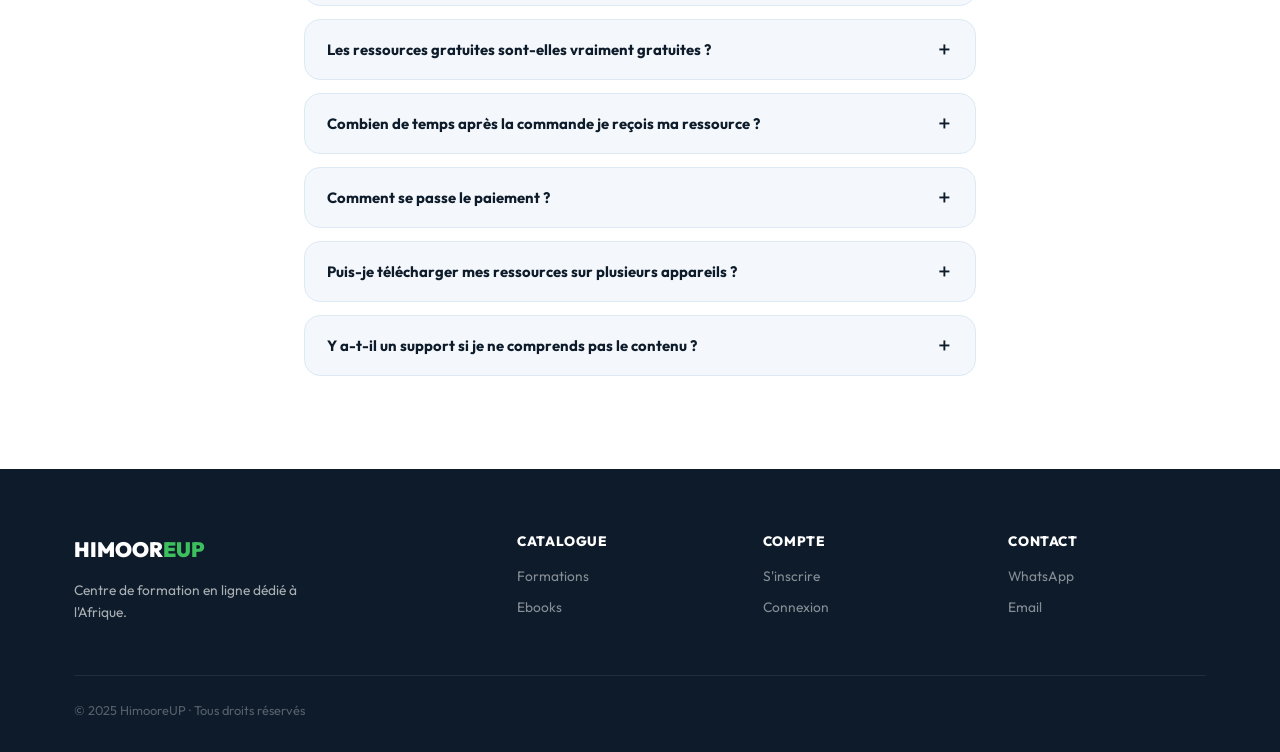
<file: contact.html>
<!DOCTYPE html>
<html lang="fr">
<head>
<meta charset="UTF-8">
<meta name="viewport" content="width=device-width, initial-scale=1.0">
<title>Contact & WhatsApp – HimooreUP</title>
<meta name="description" content="Contactez HimooreUP sur WhatsApp pour commander nos formations et ebooks. Support disponible 7j/7, réponse en moins de 2h.">
<meta name="robots" content="index, follow">
<link rel="canonical" href="https://himooreup.com/contact.html">
<link rel="stylesheet" href="style.css">
</head>
<body>
<nav id="navbar">
  <div class="container"><div class="nav-inner">
    <a href="index.html" class="nav-logo">HIMOOR<span>EUP</span></a>
    <div class="nav-menu">
      <a href="index.html">Accueil</a><a href="formations.html">Formations</a>
      <a href="ebooks.html">Ebooks</a><a href="contact.html">Contact</a>
    </div>
    <div class="nav-right" id="navRight">
      <a href="login.html" class="btn btn-outline btn-sm">Connexion</a>
      <a href="register.html" class="btn btn-green btn-sm">S'inscrire</a>
    </div>
    <button class="hamburger" id="hamburger" aria-label="Menu"><span></span><span></span><span></span></button>
  </div></div>
</nav>
<nav class="nav-drawer" id="navDrawer">
  <a href="index.html">Accueil</a><a href="formations.html">Formations</a>
  <a href="ebooks.html">Ebooks</a><a href="contact.html">Contact</a>
  <div class="drawer-auth" style="display:flex;flex-direction:column;gap:.5rem;border-top:1px solid var(--border);padding-top:.8rem">
    <a href="login.html">Connexion</a><a href="register.html">S'inscrire</a>
  </div>
</nav>

<section class="page-hero">
  <div class="page-hero-blob page-hero-blob1"></div>
  <div class="page-hero-blob page-hero-blob2"></div>
  <div class="container page-hero-content" style="text-align:center">
    <span class="sec-label sec-label-green" style="margin-bottom:1rem;display:inline-flex">📱 Contact</span>
    <h1 style="font-family:'Fraunces',serif;font-size:clamp(2rem,4vw,3rem);color:var(--dark);margin-bottom:1rem">Nous sommes là pour toi</h1>
    <p style="color:var(--muted);font-size:1.05rem;max-width:500px;margin:0 auto">Des questions ? Tu veux commander une ressource ? Contacte-nous directement sur WhatsApp.</p>
  </div>
</section>

<section class="section">
  <div class="container">
    <div class="contact-grid">
      <!-- Info -->
      <div class="contact-info-card">
        <h2>Parlons ensemble 💬</h2>
        <p>Notre équipe est disponible sur WhatsApp pour répondre à toutes tes questions et t'accompagner dans ta commande.</p>
        <div class="contact-item">
          <div class="ci-icon">📱</div>
          <div><strong>WhatsApp Support</strong><span>Réponse en moins de 2h · 7j/7</span></div>
        </div>
        <div class="contact-item">
          <div class="ci-icon">✉️</div>
          <div><strong>contact@himooreup.com</strong><span>Réponse sous 24h</span></div>
        </div>
        <div class="contact-item">
          <div class="ci-icon">⏰</div>
          <div><strong>Disponibilité</strong><span>Lun–Dim · 8h–22h (GMT)</span></div>
        </div>
        <div style="margin-top:2rem;background:rgba(255,255,255,.08);border-radius:14px;padding:1.2rem">
          <div style="font-size:.88rem;color:rgba(255,255,255,.5);margin-bottom:.6rem">Pour commander une ressource :</div>
          <div style="font-size:.85rem;color:rgba(255,255,255,.7);display:flex;flex-direction:column;gap:.4rem">
            <div>1️⃣ Clique sur "Commander via WhatsApp" depuis une fiche produit</div>
            <div>2️⃣ Ou envoie-nous directement le nom de la ressource souhaitée</div>
            <div>3️⃣ On confirme et tu reçois ta ressource rapidement</div>
          </div>
        </div>
      </div>
      <!-- Form & buttons -->
      <div>
        <div class="form-card" style="margin-bottom:1.5rem">
          <h3 style="font-family:'Fraunces',serif;font-size:1.4rem;color:var(--dark);margin-bottom:.5rem">Commander une ressource</h3>
          <p style="color:var(--muted);font-size:.88rem;margin-bottom:1.3rem">Remplis le formulaire et nous te contacterons sur WhatsApp.</p>
          <div class="form-group">
            <label>👤 Ton nom</label>
            <input type="text" id="cName" placeholder="Amadou Diallo">
          </div>
          <div class="form-group">
            <label>📱 Ton numéro WhatsApp</label>
            <div class="icon-wrap"><span class="fg-icon">📲</span><input type="tel" id="cWa" placeholder="+221 7X XXX XX XX"></div>
          </div>
          <div class="form-group">
            <label>📚 Ressource souhaitée</label>
            <input type="text" id="cProduct" placeholder="Ex: Marketing Digital de A à Z">
          </div>
          <div class="form-group">
            <label>💬 Message (optionnel)</label>
            <textarea id="cMsg" rows="3" style="width:100%;padding:11px 14px;border:2px solid var(--border);border-radius:12px;font-family:'Outfit',sans-serif;font-size:.93rem;resize:vertical;outline:none" placeholder="Toute question ou précision..."></textarea>
          </div>
          <button class="btn btn-wa btn-block btn-lg" onclick="sendWa()" style="margin-top:.3rem">💬 Envoyer via WhatsApp</button>
        </div>

        <!-- Quick actions -->
        <div class="card card-p">
          <h3 style="font-weight:800;font-size:1rem;color:var(--dark);margin-bottom:1rem">Ou contacte-nous directement :</h3>
          <div style="display:flex;flex-direction:column;gap:.8rem">
            <a href="https://wa.me/votre_numero?text=Bonjour HimooreUP, j'ai une question sur vos formations." target="_blank" class="btn btn-wa btn-block">💬 WhatsApp — Question générale</a>
            <a href="https://wa.me/votre_numero?text=Bonjour HimooreUP, je souhaite commander une ressource." target="_blank" class="btn btn-green btn-block">🛒 WhatsApp — Commander une ressource</a>
            <a href="mailto:contact@himooreup.com" class="btn btn-outline btn-block">✉️ Envoyer un email</a>
          </div>
        </div>
      </div>
    </div>
  </div>
</section>

<!-- FAQ -->
<section class="section" style="background:#fff;padding-top:0">
  <div class="container container-sm">
    <div class="sec-head"><span class="sec-label sec-label-blue">❓ FAQ</span><h2>Questions fréquentes</h2></div>
    <div id="faqList"></div>
  </div>
</section>

<footer class="site-footer">
  <div class="container">
    <div class="footer-grid">
      <div class="footer-brand"><span class="fb-wm">HIMOOR<span>EUP</span></span><p>Centre de formation en ligne dédié à l'Afrique.</p></div>
      <div class="footer-col"><h4>Catalogue</h4><a href="formations.html">Formations</a><a href="ebooks.html">Ebooks</a></div>
      <div class="footer-col"><h4>Compte</h4><a href="register.html">S'inscrire</a><a href="login.html">Connexion</a></div>
      <div class="footer-col"><h4>Contact</h4><a href="contact.html">WhatsApp</a><a href="mailto:contact@himooreup.com">Email</a></div>
    </div>
    <div class="footer-bottom"><p>© 2025 HimooreUP · Tous droits réservés</p></div>
  </div>
</footer>

<script src="script.js"></script>
<script>
const faqs = [
  { q: "Comment commander une ressource payante ?", a: "Clique sur le bouton 'Commander via WhatsApp' depuis la fiche produit ou depuis cette page. Tu seras redirigé sur WhatsApp avec le nom et le prix de la ressource déjà pré-remplis. Après confirmation et paiement, tu reçois ta ressource rapidement." },
  { q: "Les ressources gratuites sont-elles vraiment gratuites ?", a: "Oui, totalement. Tu dois simplement créer un compte gratuit sur HimooreUP, puis tu peux télécharger toutes les ressources marquées 'GRATUIT' immédiatement, sans payer." },
  { q: "Combien de temps après la commande je reçois ma ressource ?", a: "En général, la livraison se fait dans l'heure qui suit la confirmation du paiement. Notre équipe est disponible 7j/7 de 8h à 22h." },
  { q: "Comment se passe le paiement ?", a: "Le paiement se fait directement via WhatsApp avec ton conseiller HimooreUP. On accepte Mobile Money (Orange Money, Wave, MTN), virement bancaire, et d'autres méthodes locales selon ton pays." },
  { q: "Puis-je télécharger mes ressources sur plusieurs appareils ?", a: "Oui. Une fois ta ressource livrée, tu peux la télécharger et l'utiliser sur tous tes appareils (téléphone, tablette, ordinateur)." },
  { q: "Y a-t-il un support si je ne comprends pas le contenu ?", a: "Oui, chaque ressource inclut un accès au support WhatsApp. Tu peux poser des questions à notre équipe qui répond en moins de 2h." },
];
document.getElementById('faqList').innerHTML = faqs.map((f, i) => `
  <div style="background:var(--light);border-radius:16px;overflow:hidden;margin-bottom:.8rem;border:1.5px solid var(--border)">
    <button style="width:100%;display:flex;align-items:center;justify-content:space-between;padding:1.1rem 1.4rem;background:none;border:none;font-family:'Outfit',sans-serif;font-weight:700;font-size:.93rem;color:var(--dark);cursor:pointer;text-align:left;gap:1rem" onclick="toggleFaq(${i})">
      ${f.q}<span id="faq-icon-${i}" style="font-size:1.1rem;flex-shrink:0;transition:transform .25s">＋</span>
    </button>
    <div id="faq-body-${i}" style="display:none;padding:0 1.4rem 1.2rem">
      <p style="color:var(--muted);font-size:.88rem;line-height:1.7">${f.a}</p>
    </div>
  </div>`).join('');

function toggleFaq(i) {
  const body = document.getElementById('faq-body-'+i);
  const icon = document.getElementById('faq-icon-'+i);
  const open = body.style.display === 'block';
  document.querySelectorAll('[id^=faq-body-]').forEach(b => b.style.display='none');
  document.querySelectorAll('[id^=faq-icon-]').forEach(ic => { ic.textContent='＋'; ic.style.transform='rotate(0)'; });
  if (!open) { body.style.display='block'; icon.textContent='✕'; icon.style.transform='rotate(45deg)'; }
}

function sendWa() {
  const name    = document.getElementById('cName').value.trim();
  const wa      = document.getElementById('cWa').value.trim();
  const product = document.getElementById('cProduct').value.trim();
  const msg     = document.getElementById('cMsg').value.trim();
  if (!name || !wa) { toast('Remplis ton nom et ton numéro WhatsApp', 'error'); return; }
  const text = `Bonjour HimooreUP 👋\nJe m'appelle ${name} (${wa}).\n${product ? 'Je souhaite commander : ' + product + '\n' : ''}${msg ? msg : ''}`;
  window.open(`https://wa.me/votre_numero?text=${encodeURIComponent(text)}`, '_blank');
}
</script>
</body>
</html>
</file>
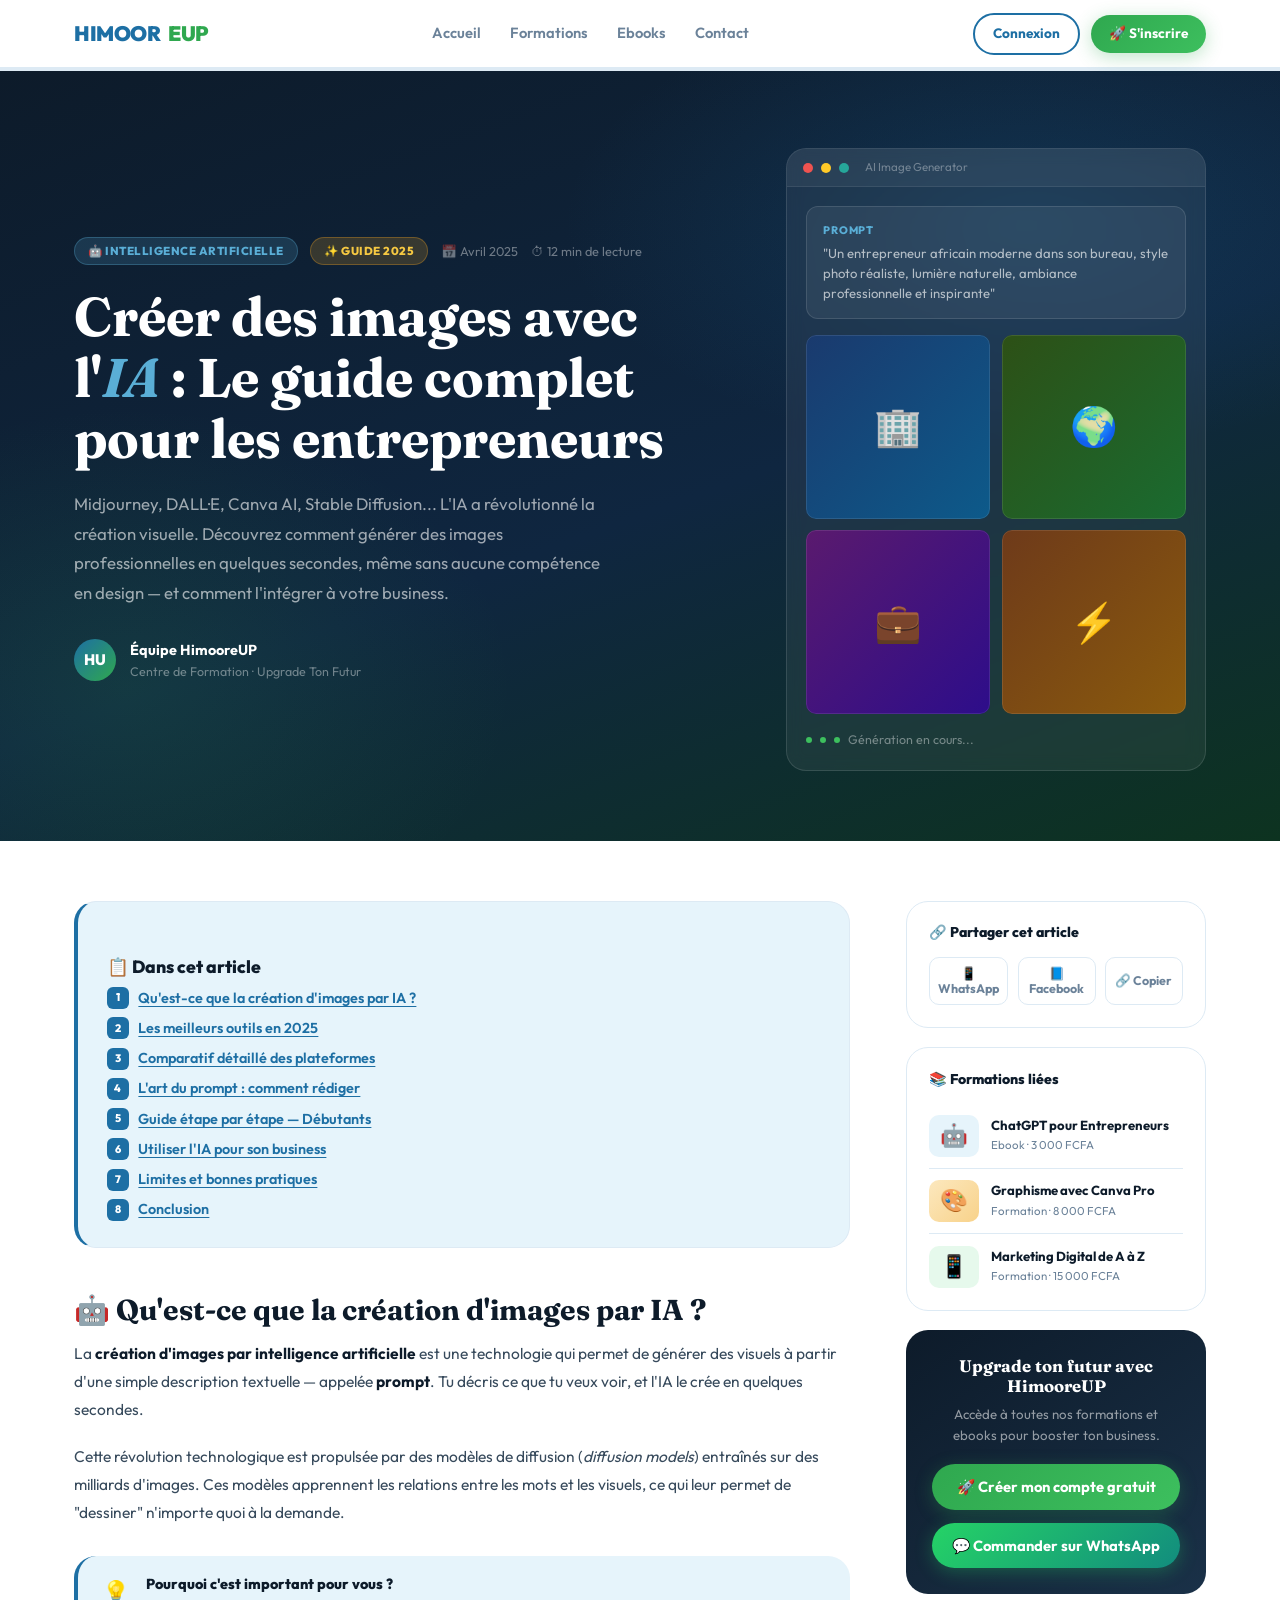
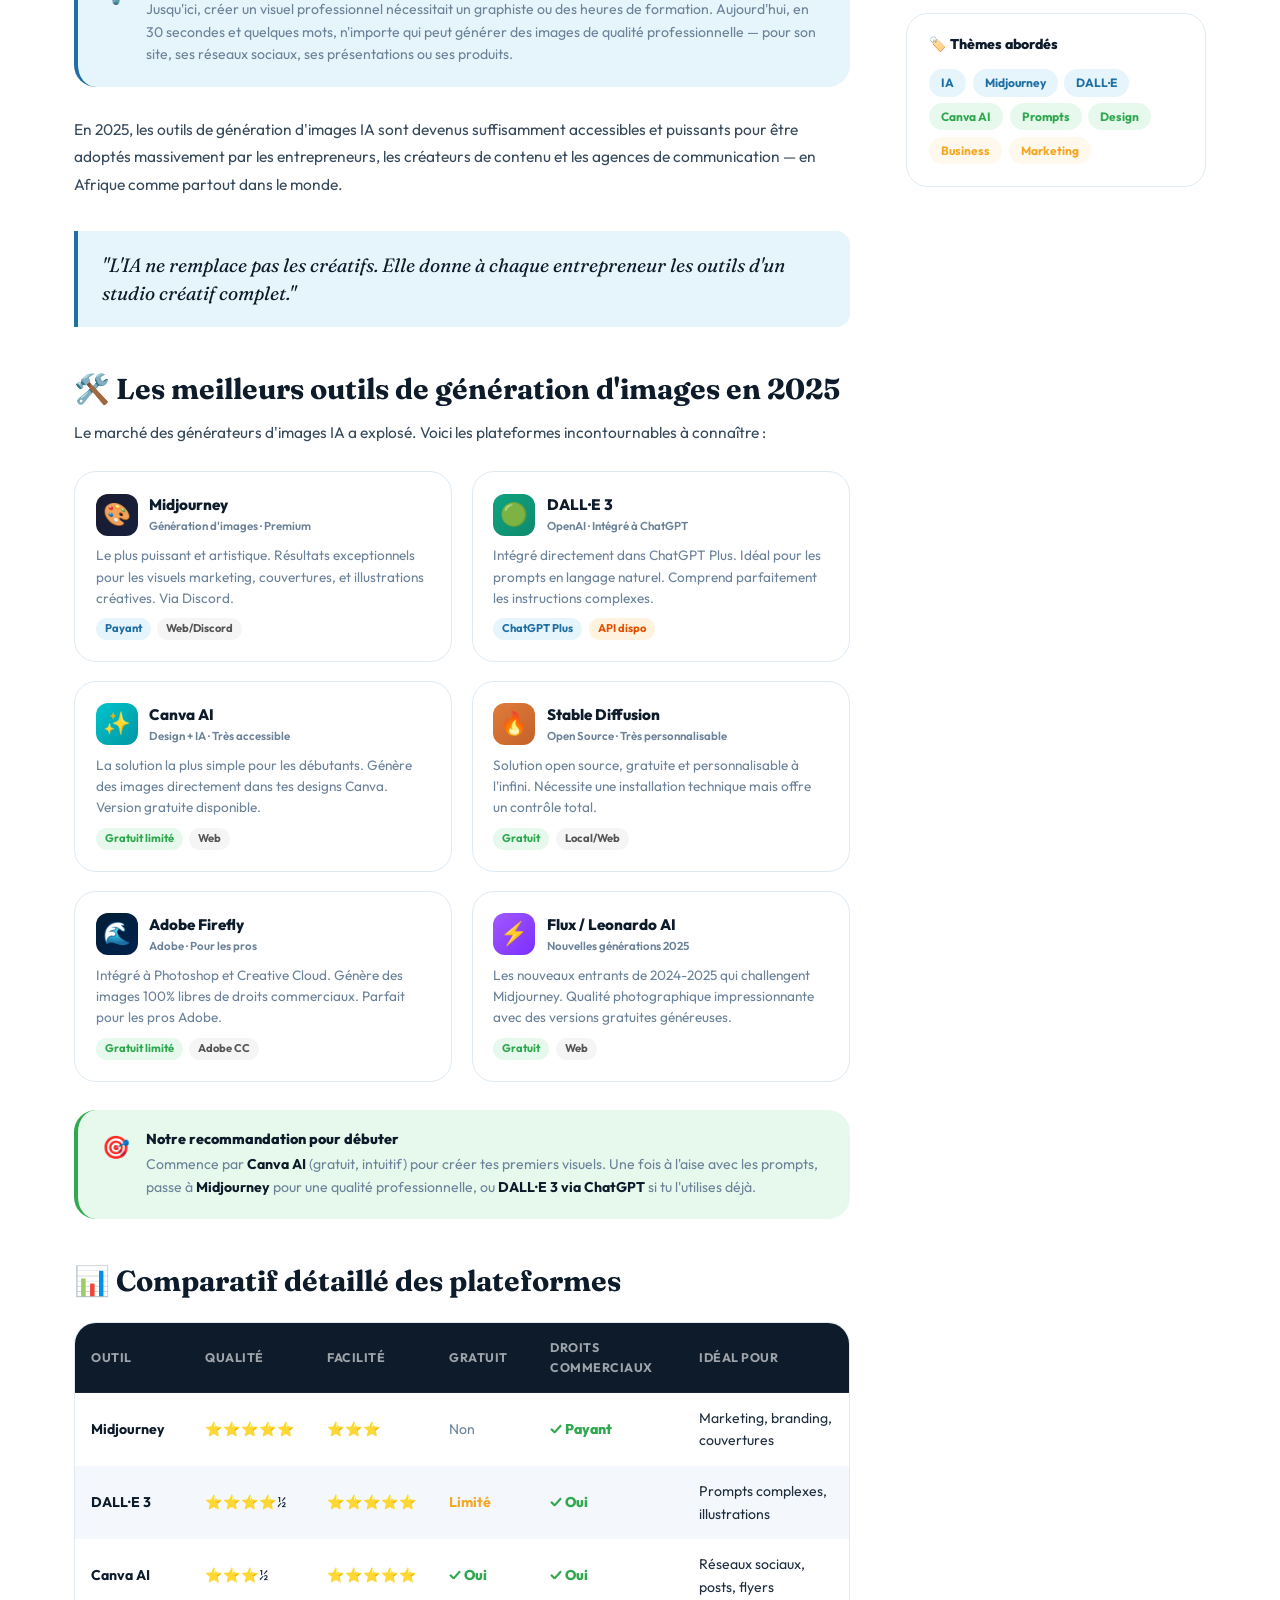
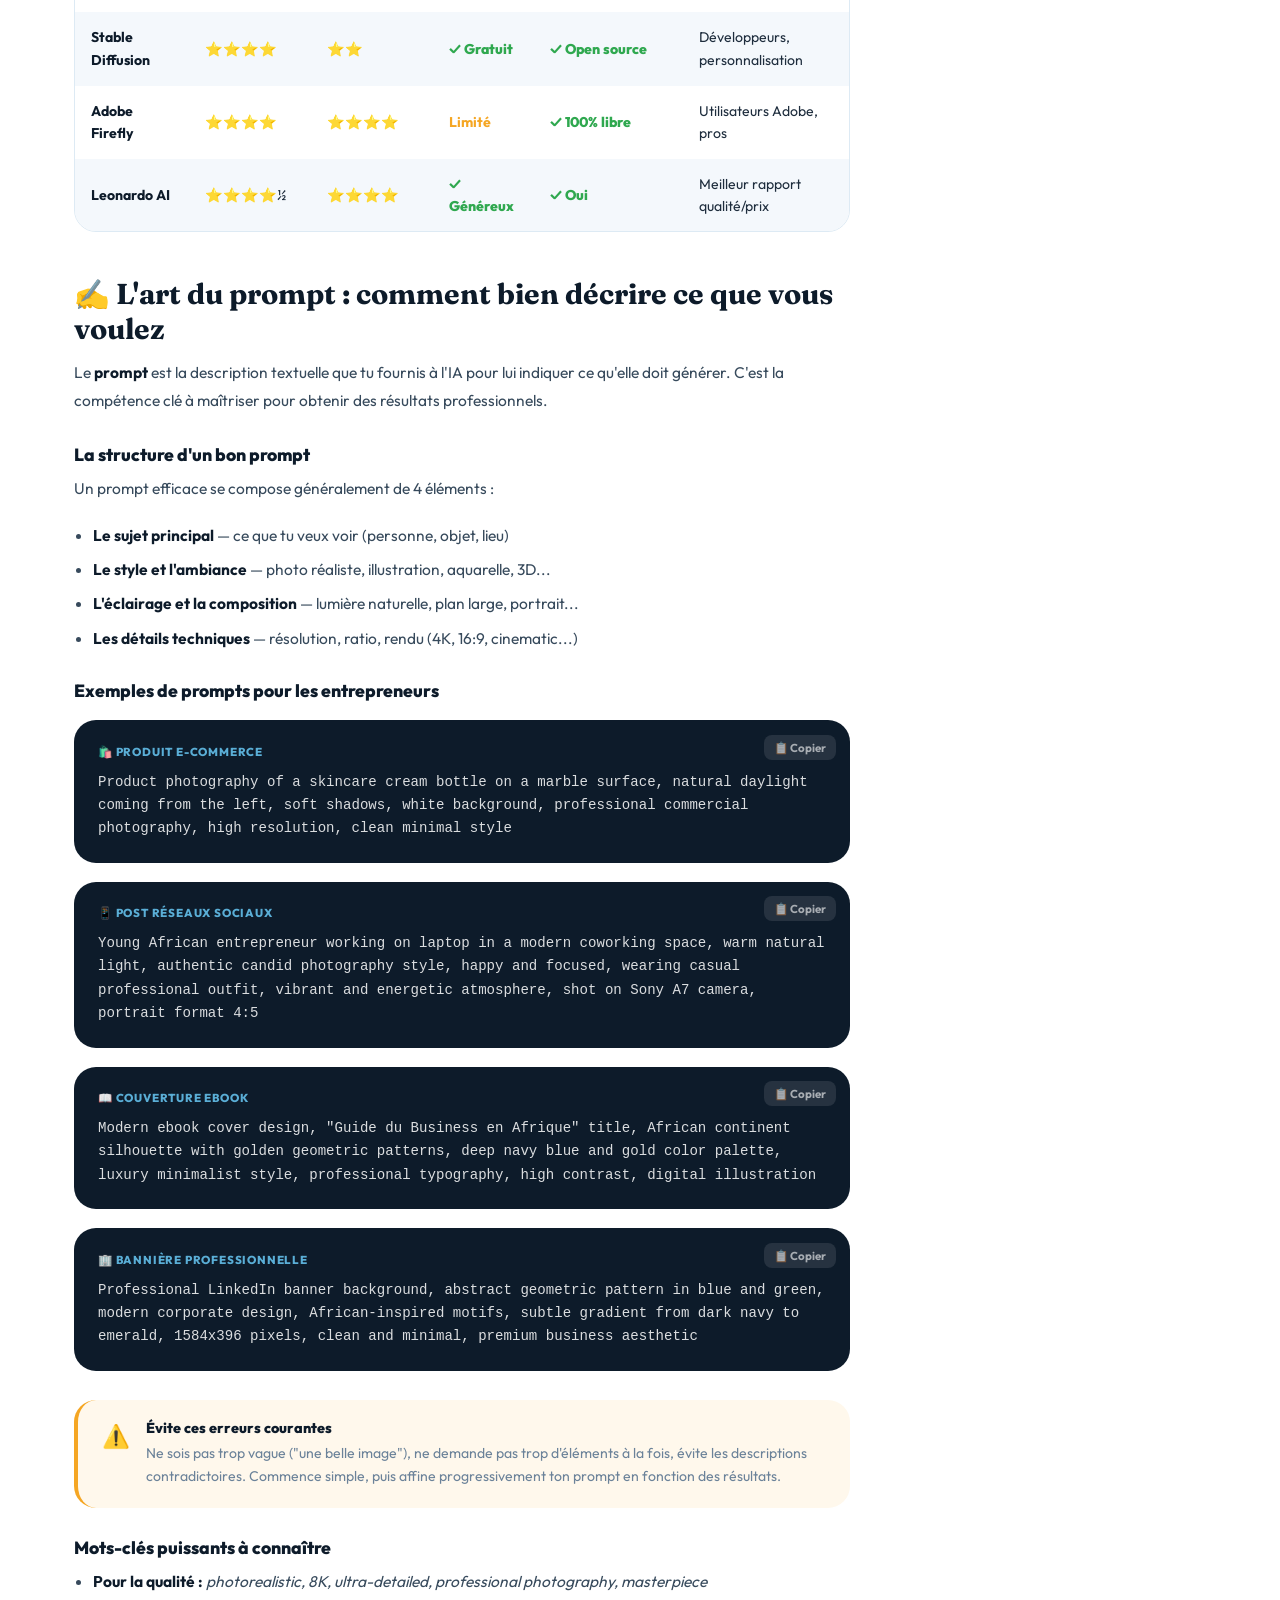
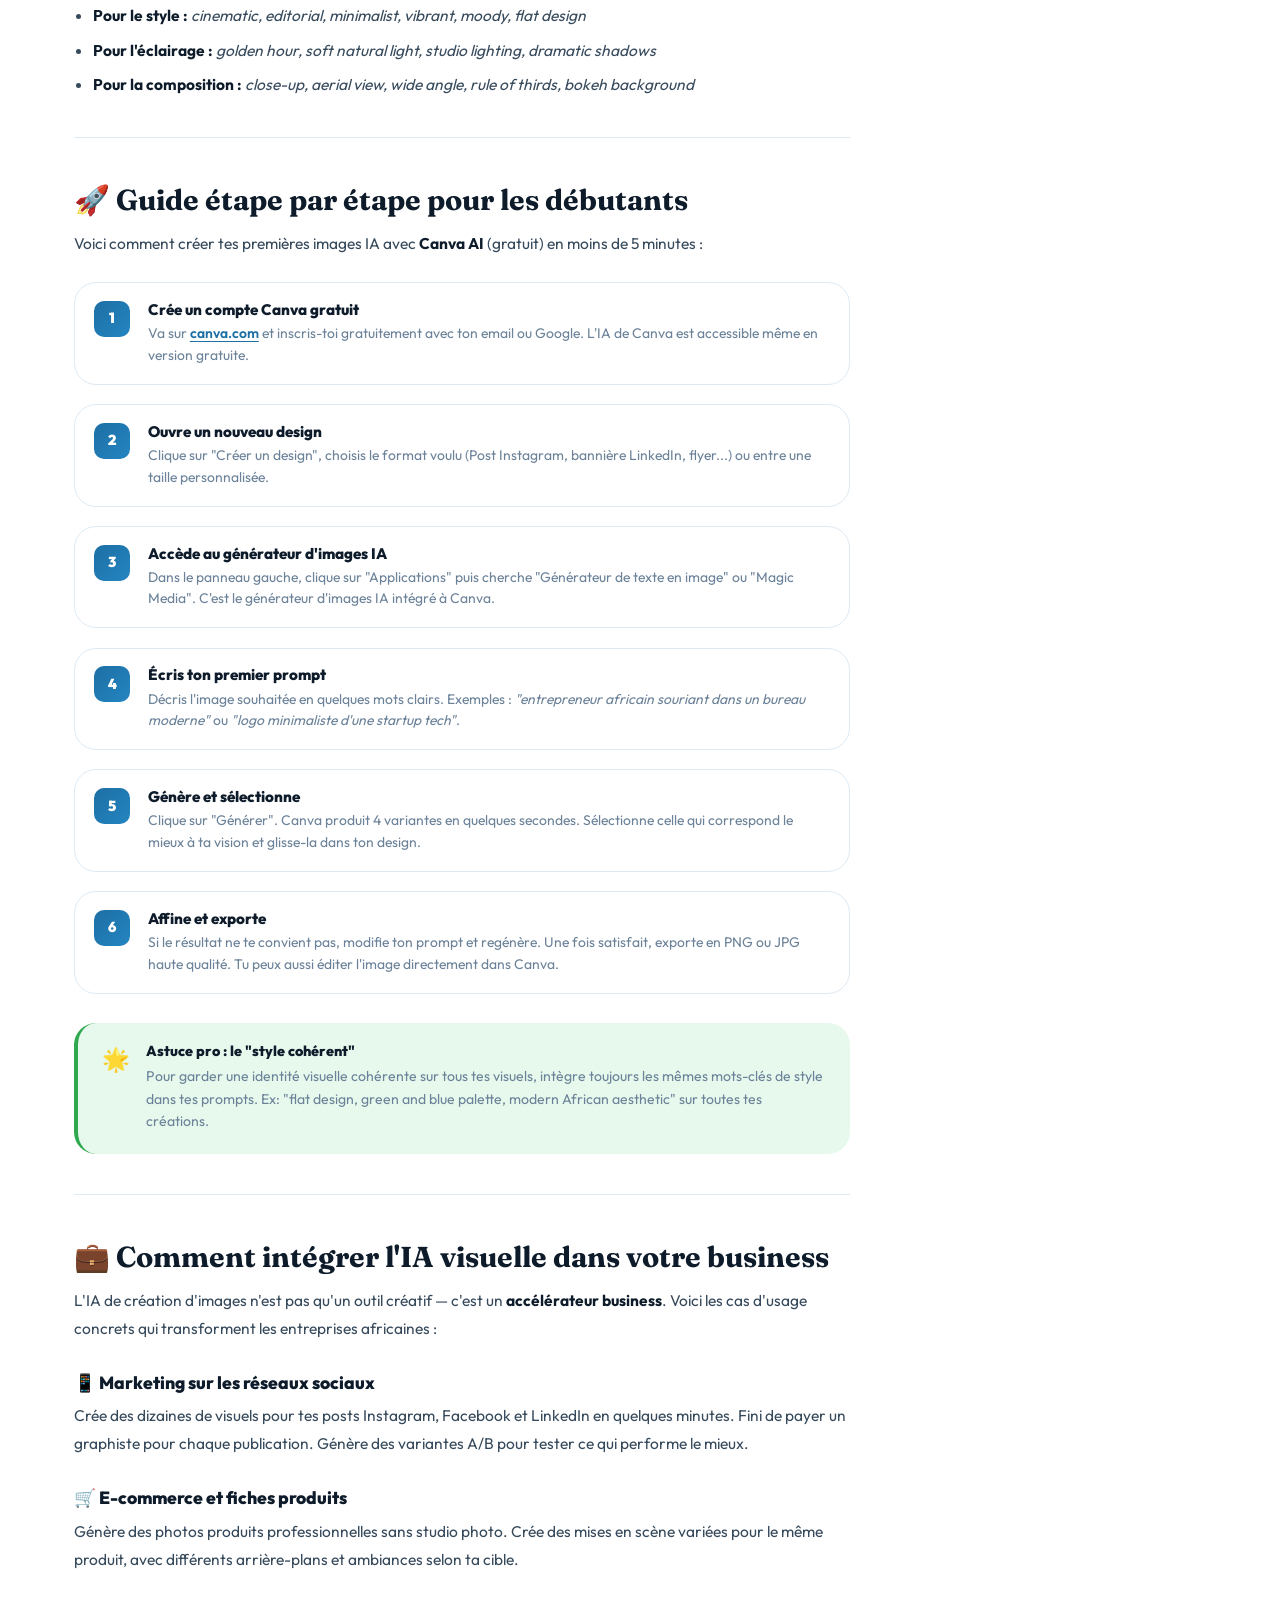
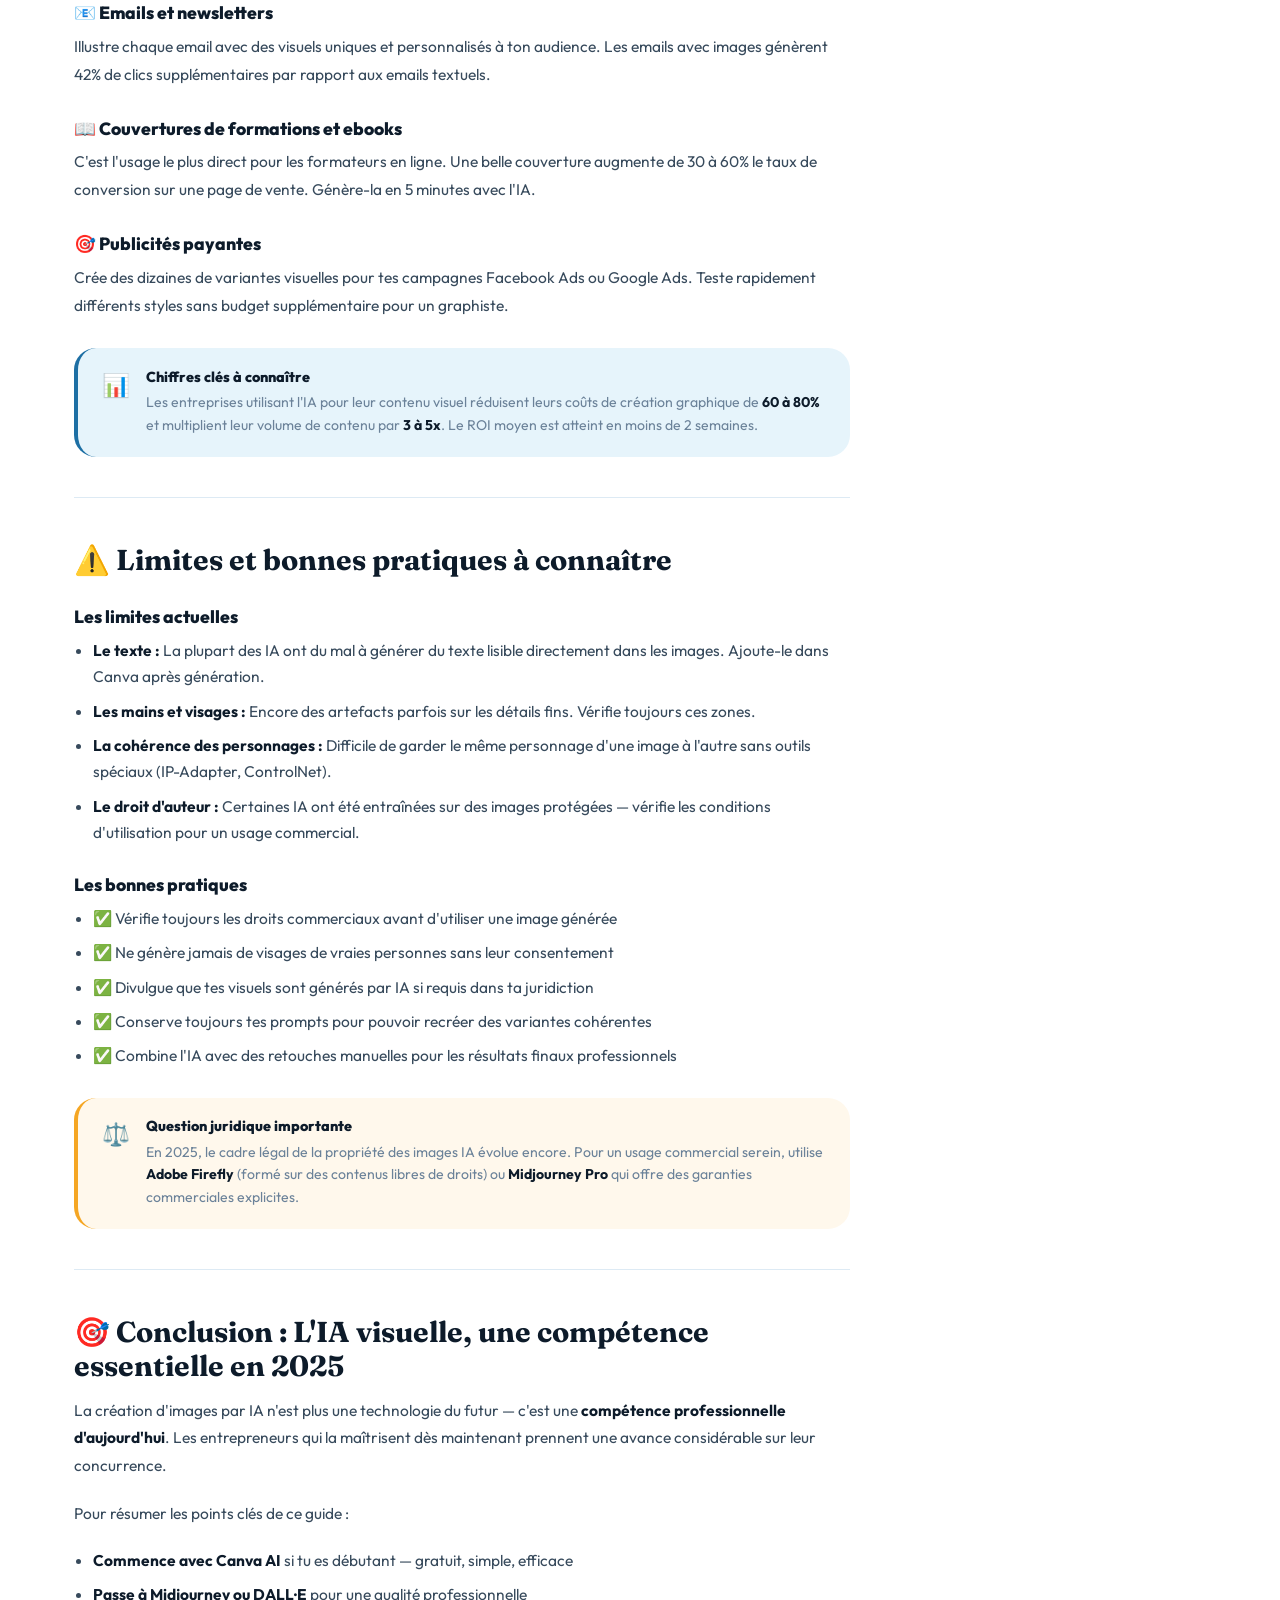
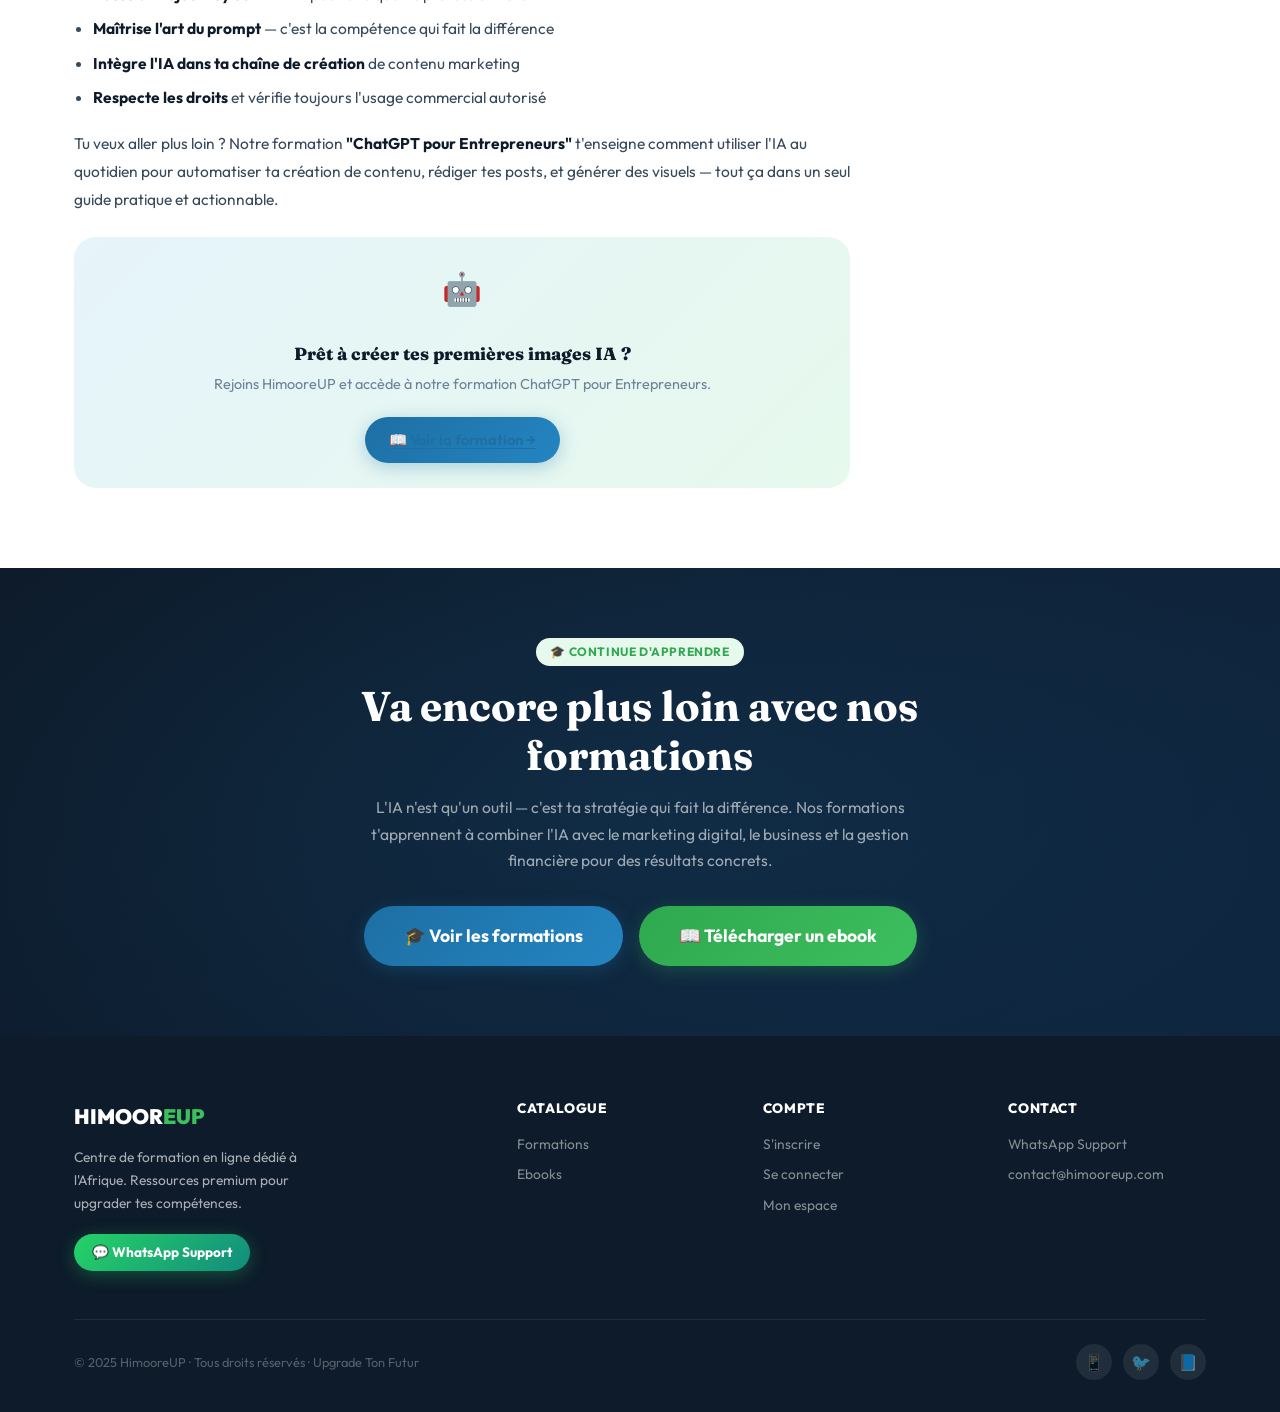
<file: creer-images-ia.html>
<!DOCTYPE html>
<html lang="fr">
<head>
<meta charset="UTF-8">
<meta name="viewport" content="width=device-width, initial-scale=1.0">
<title>Créer des images avec l'IA : Guide Complet 2025 – HimooreUP</title>
<meta name="description" content="Découvrez comment créer des images professionnelles avec l'intelligence artificielle en 2025. Midjourney, DALL·E, Canva AI, Stable Diffusion — comparatif, prompts et conseils pratiques pour les entrepreneurs africains.">
<meta name="keywords" content="création image IA, intelligence artificielle images, Midjourney, DALL-E, Canva AI, prompts IA, design IA Afrique, générer images IA gratuitement">
<meta name="author" content="HimooreUP">
<meta name="robots" content="index, follow">
<link rel="canonical" href="https://himooreup.com/article.html">

<!-- Open Graph -->
<meta property="og:type"        content="article">
<meta property="og:title"       content="Créer des images avec l'IA : Guide Complet 2025">
<meta property="og:description" content="Midjourney, DALL·E, Canva AI — tout ce qu'il faut savoir pour créer des visuels pro avec l'IA, même sans compétences en design.">
<meta property="og:url"         content="https://himooreup.com/article.html">
<meta property="og:site_name"   content="HimooreUP">
<meta name="twitter:card"       content="summary_large_image">
<meta name="twitter:title"      content="Créer des images avec l'IA : Guide Complet 2025 – HimooreUP">

<!-- Schema.org Article -->
<script type="application/ld+json">
{
  "@context": "https://schema.org",
  "@type": "Article",
  "headline": "Créer des images avec l'IA : Guide Complet 2025",
  "description": "Guide complet pour créer des images professionnelles avec l'intelligence artificielle en 2025.",
  "author": { "@type": "Organization", "name": "HimooreUP" },
  "publisher": { "@type": "Organization", "name": "HimooreUP", "url": "https://himooreup.com" },
  "datePublished": "2025-01-01",
  "dateModified": "2025-04-17",
  "mainEntityOfPage": "https://himooreup.com/article.html",
  "keywords": "création image IA, Midjourney, DALL-E, Canva AI, prompts IA"
}
</script>

<link rel="stylesheet" href="style.css">
<style>

/* ── ARTICLE PAGE LAYOUT ── */
.article-page {
  padding-top: var(--nav-h);
  background: var(--white);
}

/* ── HERO ── */
.article-hero {
  background: linear-gradient(160deg, var(--dark) 0%, #0f2640 55%, #0d3320 100%);
  padding: 80px 0 70px;
  position: relative;
  overflow: hidden;
}
.article-hero::before {
  content: '';
  position: absolute; inset: 0;
  background:
    radial-gradient(ellipse 60% 50% at 80% 20%, rgba(29,111,164,.22) 0%, transparent 60%),
    radial-gradient(ellipse 50% 60% at 10% 80%, rgba(47,168,79,.15) 0%, transparent 60%);
  pointer-events: none;
}
.article-hero-inner {
  position: relative; z-index: 1;
  display: grid;
  grid-template-columns: 1fr 420px;
  gap: 4rem;
  align-items: center;
}
.article-hero-meta {
  display: flex; align-items: center; gap: .8rem;
  flex-wrap: wrap; margin-bottom: 1.4rem;
}
.art-tag {
  display: inline-flex; align-items: center; gap: 5px;
  padding: 4px 13px; border-radius: 50px;
  font-size: .72rem; font-weight: 800; letter-spacing: .5px; text-transform: uppercase;
}
.art-tag-ai   { background: rgba(90,174,214,.18); color: var(--blue3); border: 1px solid rgba(90,174,214,.3); }
.art-tag-new  { background: rgba(245,166,35,.18); color: #f5c842;     border: 1px solid rgba(245,166,35,.3); }
.art-date     { font-size: .8rem; color: rgba(255,255,255,.4); display: flex; align-items: center; gap: 5px; }
.art-read     { font-size: .8rem; color: rgba(255,255,255,.4); display: flex; align-items: center; gap: 5px; }

.article-hero h1 {
  font-family: 'Fraunces', serif;
  font-size: clamp(2rem, 4.5vw, 3.4rem);
  color: #fff;
  line-height: 1.12;
  margin-bottom: 1.2rem;
}
.article-hero h1 em { font-style: italic; color: var(--blue3); }

.article-hero-lead {
  font-size: 1.05rem;
  color: rgba(255,255,255,.6);
  line-height: 1.75;
  margin-bottom: 2rem;
  max-width: 540px;
}
.hero-author-row {
  display: flex; align-items: center; gap: .9rem;
}
.hero-author-av {
  width: 42px; height: 42px; border-radius: 50%;
  background: linear-gradient(135deg, var(--blue), var(--green));
  display: flex; align-items: center; justify-content: center;
  color: #fff; font-weight: 800; font-size: .95rem; flex-shrink: 0;
}
.hero-author-name  { font-weight: 700; color: #fff; font-size: .9rem; }
.hero-author-label { font-size: .78rem; color: rgba(255,255,255,.4); }

/* Hero visual — AI illustration */
.hero-ai-card {
  background: rgba(255,255,255,.06);
  border: 1.5px solid rgba(255,255,255,.12);
  border-radius: 20px;
  overflow: hidden;
  backdrop-filter: blur(8px);
}
.hero-ai-topbar {
  height: 38px;
  background: rgba(255,255,255,.05);
  border-bottom: 1px solid rgba(255,255,255,.08);
  display: flex; align-items: center;
  padding: 0 1rem; gap: .5rem;
}
.topbar-dot { width: 10px; height: 10px; border-radius: 50%; }
.td-r { background: #ef5350; } .td-y { background: #ffca28; } .td-g { background: #26a69a; }
.hero-ai-screen {
  padding: 1.2rem;
}
.ai-prompt-box {
  background: rgba(255,255,255,.06);
  border: 1px solid rgba(255,255,255,.12);
  border-radius: 12px;
  padding: .9rem 1rem;
  margin-bottom: 1rem;
  font-size: .82rem;
  color: rgba(255,255,255,.65);
  line-height: 1.5;
}
.ai-prompt-box .prompt-label {
  font-size: .68rem; font-weight: 800; text-transform: uppercase;
  letter-spacing: .8px; color: var(--blue3); margin-bottom: .4rem;
  display: block;
}
.ai-images-grid {
  display: grid;
  grid-template-columns: 1fr 1fr;
  gap: .7rem;
}
.ai-img-thumb {
  border-radius: 10px;
  aspect-ratio: 1;
  display: flex; align-items: center; justify-content: center;
  font-size: 2.4rem;
  position: relative;
  overflow: hidden;
}
.ai-img-thumb::after {
  content: '';
  position: absolute; inset: 0;
  border-radius: 10px;
  border: 1px solid rgba(255,255,255,.1);
}
.ait1 { background: linear-gradient(135deg, #1a3a6e, #0d5a8a); }
.ait2 { background: linear-gradient(135deg, #2d5016, #1a6b30); }
.ait3 { background: linear-gradient(135deg, #5a1a6e, #2d0d8a); }
.ait4 { background: linear-gradient(135deg, #6e3a1a, #8a5a0d); }
.ai-generating {
  display: flex; align-items: center; gap: .5rem;
  margin-top: 1rem; font-size: .78rem; color: rgba(255,255,255,.4);
}
.gen-dot {
  width: 6px; height: 6px; border-radius: 50%;
  background: var(--green2);
  animation: blink 1.4s ease-in-out infinite;
}
.gen-dot:nth-child(2) { animation-delay: .2s; }
.gen-dot:nth-child(3) { animation-delay: .4s; }

/* ── TABLE OF CONTENTS ── */
.toc-box {
  background: var(--bluebg);
  border: 1.5px solid var(--border);
  border-left: 4px solid var(--blue);
  border-radius: var(--r2);
  padding: 1.6rem 1.8rem;
  margin-bottom: 2.5rem;
}
.toc-box h3 {
  font-weight: 800; font-size: .95rem; color: var(--dark);
  margin-bottom: 1rem; display: flex; align-items: center; gap: 8px;
}
.toc-list { display: flex; flex-direction: column; gap: .45rem; }
.toc-item {
  display: flex; align-items: center; gap: .6rem;
  font-size: .9rem; color: var(--blue);
  text-decoration: none; font-weight: 600; transition: color .2s;
}
.toc-item:hover { color: var(--blue2); }
.toc-item .toc-num {
  width: 22px; height: 22px; border-radius: 6px;
  background: var(--blue); color: #fff;
  display: inline-flex; align-items: center; justify-content: center;
  font-size: .68rem; font-weight: 800; flex-shrink: 0;
}

/* ── ARTICLE BODY ── */
.article-layout {
  display: grid;
  grid-template-columns: 1fr 300px;
  gap: 3.5rem;
  align-items: start;
  padding: 60px 0 80px;
}

.article-body h2 {
  font-family: 'Fraunces', serif;
  font-size: clamp(1.4rem, 2.5vw, 1.8rem);
  color: var(--dark);
  margin-bottom: .8rem;
  margin-top: 2.8rem;
  display: flex; align-items: center; gap: .6rem;
}
.article-body h2:first-child { margin-top: 0; }

.article-body h3 {
  font-size: 1.1rem; font-weight: 800;
  color: var(--dark); margin-top: 1.8rem; margin-bottom: .6rem;
}
.article-body p {
  color: #374a5c; font-size: .97rem; line-height: 1.8;
  margin-bottom: 1.2rem;
}
.article-body ul, .article-body ol {
  margin-left: 1.2rem; margin-bottom: 1.2rem;
  list-style: initial;
  display: flex; flex-direction: column; gap: .5rem;
}
.article-body ol { list-style: decimal; }
.article-body li {
  color: #374a5c; font-size: .97rem; line-height: 1.7;
}
.article-body strong { color: var(--dark); }
.article-body a { color: var(--blue); font-weight: 600; text-decoration: underline; text-underline-offset: 3px; }
.article-body a:hover { color: var(--blue2); }

/* Callout boxes */
.callout {
  border-radius: var(--r2);
  padding: 1.3rem 1.5rem;
  margin: 1.8rem 0;
  display: flex; gap: 1rem; align-items: flex-start;
}
.callout-tip    { background: var(--greenbg); border-left: 4px solid var(--green); }
.callout-info   { background: var(--bluebg);  border-left: 4px solid var(--blue);  }
.callout-warn   { background: #fff8ec;         border-left: 4px solid var(--gold);  }
.callout-icon   { font-size: 1.4rem; flex-shrink: 0; margin-top: -.1rem; }
.callout-body h4 { font-weight: 800; font-size: .9rem; color: var(--dark); margin-bottom: .3rem; }
.callout-body p  { font-size: .88rem; color: var(--muted); line-height: 1.6; margin: 0; }

/* Tool cards */
.tools-grid {
  display: grid;
  grid-template-columns: repeat(2, 1fr);
  gap: 1.2rem;
  margin: 1.5rem 0;
}
.tool-card {
  background: var(--white);
  border: 1.5px solid var(--border);
  border-radius: var(--r2);
  padding: 1.3rem;
  transition: all .22s;
  display: flex; flex-direction: column; gap: .6rem;
}
.tool-card:hover { border-color: var(--blue3); box-shadow: var(--shadow); transform: translateY(-3px); }
.tool-card-head  { display: flex; align-items: center; gap: .7rem; }
.tool-logo {
  width: 42px; height: 42px; border-radius: 12px;
  display: flex; align-items: center; justify-content: center;
  font-size: 1.4rem; flex-shrink: 0;
}
.tl-mj  { background: linear-gradient(135deg, #1a1a2e, #16213e); }
.tl-da  { background: linear-gradient(135deg, #10a37f, #0e8a6d); }
.tl-ca  { background: linear-gradient(135deg, #00c4cc, #0096a3); }
.tl-sd  { background: linear-gradient(135deg, #e07b39, #c4622a); }
.tl-ad  { background: linear-gradient(135deg, #001e36, #00214d); }
.tl-fi  { background: linear-gradient(135deg, #a259ff, #7b2fff); }
.tool-card-name  { font-weight: 800; font-size: .95rem; color: var(--dark); }
.tool-card-type  { font-size: .72rem; color: var(--muted); font-weight: 600; }
.tool-card-desc  { font-size: .85rem; color: var(--muted); line-height: 1.55; }
.tool-tags       { display: flex; flex-wrap: wrap; gap: .4rem; }
.tool-tag {
  padding: 2px 9px; border-radius: 50px; font-size: .7rem; font-weight: 700;
}
.tt-free  { background: var(--greenbg); color: var(--green); }
.tt-paid  { background: var(--bluebg);  color: var(--blue);  }
.tt-web   { background: #f5f5f5; color: #555; }
.tt-api   { background: #fff3e0; color: #e65100; }

/* Prompt examples */
.prompt-card {
  background: var(--dark);
  border-radius: var(--r2);
  padding: 1.4rem 1.5rem;
  margin: 1.2rem 0;
  position: relative;
}
.prompt-card .pc-label {
  font-size: .72rem; font-weight: 800; text-transform: uppercase;
  letter-spacing: .8px; color: var(--blue3); margin-bottom: .6rem; display: block;
}
.prompt-card .pc-text {
  font-family: 'Courier New', monospace;
  font-size: .88rem;
  color: rgba(255,255,255,.85);
  line-height: 1.65;
}
.prompt-card .pc-copy {
  position: absolute; top: .9rem; right: .9rem;
  background: rgba(255,255,255,.1); border: none; border-radius: 8px;
  padding: 5px 10px; font-size: .72rem; color: rgba(255,255,255,.6);
  cursor: pointer; font-family: 'Outfit', sans-serif; font-weight: 700;
  transition: all .2s;
}
.prompt-card .pc-copy:hover { background: rgba(255,255,255,.18); color: #fff; }

/* Comparison table */
.cmp-table-wrap {
  overflow-x: auto;
  border-radius: var(--r2);
  border: 1.5px solid var(--border);
  margin: 1.5rem 0;
}
.cmp-table {
  width: 100%; border-collapse: collapse; min-width: 540px;
}
.cmp-table thead tr { background: var(--dark); }
.cmp-table th {
  padding: .9rem 1rem; font-size: .78rem; font-weight: 700;
  color: rgba(255,255,255,.6); text-transform: uppercase; letter-spacing: .5px;
  text-align: left;
}
.cmp-table tbody tr { border-bottom: 1px solid var(--border); }
.cmp-table tbody tr:last-child { border-bottom: none; }
.cmp-table tbody tr:nth-child(even) { background: var(--light); }
.cmp-table td {
  padding: .85rem 1rem; font-size: .88rem; color: var(--text);
}
.cmp-table td strong { color: var(--dark); }
.cmp-yes { color: var(--green); font-weight: 800; }
.cmp-no  { color: var(--muted); }
.cmp-partial { color: var(--gold); font-weight: 700; }

/* Step boxes */
.steps-list { display: flex; flex-direction: column; gap: 1.2rem; margin: 1.5rem 0; }
.step-box {
  display: flex; gap: 1.1rem; align-items: flex-start;
  padding: 1.1rem 1.2rem;
  background: var(--white);
  border: 1.5px solid var(--border);
  border-radius: var(--r2);
  transition: border-color .2s;
}
.step-box:hover { border-color: var(--blue3); }
.step-n {
  width: 36px; height: 36px; border-radius: 10px; flex-shrink: 0;
  background: linear-gradient(135deg, var(--blue), var(--blue2));
  color: #fff; font-weight: 900; font-size: .9rem;
  display: flex; align-items: center; justify-content: center;
}
.step-body h4 { font-weight: 800; font-size: .95rem; color: var(--dark); margin-bottom: .25rem; }
.step-body p  { font-size: .87rem; color: var(--muted); line-height: 1.55; margin: 0; }

/* Pull quote */
.pull-quote {
  border-left: 4px solid var(--blue);
  padding: 1.2rem 1.5rem;
  background: var(--bluebg);
  border-radius: 0 var(--r) var(--r) 0;
  margin: 2rem 0;
  font-family: 'Fraunces', serif;
  font-size: 1.2rem;
  font-style: italic;
  color: var(--dark);
  line-height: 1.5;
}

/* Section divider */
.sec-divider {
  height: 1px; background: var(--border);
  margin: 2.5rem 0;
}

/* ── SIDEBAR ── */
.article-sidebar {
  position: sticky;
  top: calc(var(--nav-h) + 20px);
  display: flex; flex-direction: column; gap: 1.2rem;
}
.sidebar-card {
  background: var(--white);
  border: 1.5px solid var(--border);
  border-radius: var(--r2);
  padding: 1.4rem;
}
.sidebar-card h4 {
  font-weight: 800; font-size: .88rem; color: var(--dark);
  margin-bottom: 1rem; display: flex; align-items: center; gap: .5rem;
}
.related-item {
  display: flex; align-items: center; gap: .75rem;
  padding: .7rem 0;
  border-bottom: 1px solid var(--border);
  text-decoration: none; transition: all .2s;
}
.related-item:last-child { border-bottom: none; padding-bottom: 0; }
.related-item:hover .ri-title { color: var(--blue); }
.ri-thumb {
  width: 50px; height: 42px; border-radius: 10px;
  display: flex; align-items: center; justify-content: center;
  font-size: 1.4rem; flex-shrink: 0;
}
.ri-title { font-weight: 700; font-size: .82rem; color: var(--dark); line-height: 1.3; margin-bottom: .15rem; }
.ri-cat   { font-size: .72rem; color: var(--muted); }

.sidebar-cta {
  background: linear-gradient(145deg, var(--dark), #1a3148);
  border-radius: var(--r2); padding: 1.6rem;
  text-align: center;
}
.sidebar-cta h4 { color: #fff; font-family: 'Fraunces', serif; font-size: 1.05rem; margin-bottom: .5rem; }
.sidebar-cta p  { color: rgba(255,255,255,.55); font-size: .83rem; line-height: 1.55; margin-bottom: 1.2rem; }

.share-row {
  display: flex; gap: .6rem;
}
.share-btn {
  flex: 1; padding: 8px; border-radius: 10px; border: 1.5px solid var(--border);
  background: #fff; font-size: .78rem; font-weight: 700; color: var(--muted);
  cursor: pointer; text-align: center; transition: all .2s;
  font-family: 'Outfit', sans-serif;
}
.share-btn:hover { border-color: var(--blue); color: var(--blue); }
.progress-reading {
  position: fixed; top: var(--nav-h); left: 0; right: 0;
  height: 3px; background: var(--border); z-index: 800;
}
.progress-bar {
  height: 100%;
  background: linear-gradient(90deg, var(--blue), var(--green));
  width: 0; transition: width .1s linear;
  border-radius: 0 2px 2px 0;
}

/* ── CTA BOTTOM ── */
.article-cta {
  background: linear-gradient(135deg, var(--dark), #0f2640);
  padding: 70px 0;
  text-align: center;
  position: relative;
  overflow: hidden;
}
.article-cta::before {
  content: '';
  position: absolute; inset: 0;
  background: radial-gradient(ellipse 60% 80% at 50% 50%, rgba(29,111,164,.15), transparent);
}
.article-cta-inner { position: relative; z-index: 1; max-width: 600px; margin: 0 auto; }
.article-cta h2 {
  font-family: 'Fraunces', serif;
  font-size: clamp(1.8rem, 3.5vw, 2.6rem);
  color: #fff; margin-bottom: .8rem;
}
.article-cta p { color: rgba(255,255,255,.6); font-size: .98rem; line-height: 1.7; margin-bottom: 2rem; }

/* ── ANIMATIONS ── */
@keyframes blink { 0%,100%{opacity:1;transform:scale(1)} 50%{opacity:.3;transform:scale(.7)} }
@keyframes fadeUp { from{opacity:0;transform:translateY(20px)} to{opacity:1;transform:translateY(0)} }
.fade-up { animation: fadeUp .6s ease both; }

/* ── RESPONSIVE ── */
@media (max-width: 960px) {
  .article-hero-inner { grid-template-columns: 1fr; }
  .hero-ai-card { display: none; }
  .article-layout { grid-template-columns: 1fr; }
  .article-sidebar { position: static; }
  .tools-grid { grid-template-columns: 1fr; }
}
@media (max-width: 600px) {
  .nav-menu { display: none; }
  .article-hero { padding: 50px 0 50px; }
  .toc-box { padding: 1.2rem; }
  .tools-grid { grid-template-columns: 1fr; }
}
</style>
</head>
<body class="article-page">

<!-- ── READING PROGRESS ── -->
<div class="progress-reading"><div class="progress-bar" id="progressBar"></div></div>

<!-- ═══ NAVBAR ═══ -->
<nav id="navbar" role="navigation">
  <div class="container">
    <div class="nav-inner">
      <a href="index.html" class="nav-logo">HIMOOR<span>EUP</span></a>
      <div class="nav-menu">
        <a href="index.html">Accueil</a>
        <a href="formations.html">Formations</a>
        <a href="ebooks.html">Ebooks</a>
        <a href="contact.html">Contact</a>
      </div>
      <div class="nav-right" id="navRight">
        <a href="login.html"    class="btn btn-outline btn-sm">Connexion</a>
        <a href="register.html" class="btn btn-green   btn-sm">S'inscrire</a>
      </div>
      <button class="hamburger" id="hamburger" aria-label="Menu">
        <span></span><span></span><span></span>
      </button>
    </div>
  </div>
</nav>
<nav class="nav-drawer" id="navDrawer">
  <a href="index.html">Accueil</a>
  <a href="formations.html">Formations</a>
  <a href="ebooks.html">Ebooks</a>
  <a href="contact.html">Contact</a>
  <div class="drawer-auth" style="display:flex;flex-direction:column;gap:.5rem;border-top:1px solid var(--border);padding-top:.8rem">
    <a href="login.html">Connexion</a>
    <a href="register.html">S'inscrire</a>
  </div>
</nav>

<!-- ═══ HERO ═══ -->
<section class="article-hero">
  <div class="container">
    <div class="article-hero-inner">

      <div class="fade-up">
        <div class="article-hero-meta">
          <span class="art-tag art-tag-ai">🤖 Intelligence Artificielle</span>
          <span class="art-tag art-tag-new">✨ Guide 2025</span>
          <span class="art-date">📅 Avril 2025</span>
          <span class="art-read">⏱ 12 min de lecture</span>
        </div>

        <h1>Créer des images avec l'<em>IA</em> : Le guide complet pour les entrepreneurs</h1>

        <p class="article-hero-lead">
          Midjourney, DALL·E, Canva AI, Stable Diffusion... L'IA a révolutionné la création visuelle. 
          Découvrez comment générer des images professionnelles en quelques secondes, même sans aucune 
          compétence en design — et comment l'intégrer à votre business.
        </p>

        <div class="hero-author-row">
          <div class="hero-author-av">HU</div>
          <div>
            <div class="hero-author-name">Équipe HimooreUP</div>
            <div class="hero-author-label">Centre de Formation · Upgrade Ton Futur</div>
          </div>
        </div>
      </div>

      <!-- AI Visual -->
      <div class="hero-ai-card fade-up" style="animation-delay:.15s">
        <div class="hero-ai-topbar">
          <div class="topbar-dot td-r"></div>
          <div class="topbar-dot td-y"></div>
          <div class="topbar-dot td-g"></div>
          <span style="margin-left:.5rem;font-size:.72rem;color:rgba(255,255,255,.35)">AI Image Generator</span>
        </div>
        <div class="hero-ai-screen">
          <div class="ai-prompt-box">
            <span class="prompt-label">Prompt</span>
            "Un entrepreneur africain moderne dans son bureau, 
            style photo réaliste, lumière naturelle, 
            ambiance professionnelle et inspirante"
          </div>
          <div class="ai-images-grid">
            <div class="ai-img-thumb ait1">🏢</div>
            <div class="ai-img-thumb ait2">🌍</div>
            <div class="ai-img-thumb ait3">💼</div>
            <div class="ai-img-thumb ait4">⚡</div>
          </div>
          <div class="ai-generating">
            <div class="gen-dot"></div>
            <div class="gen-dot"></div>
            <div class="gen-dot"></div>
            <span>Génération en cours...</span>
          </div>
        </div>
      </div>

    </div>
  </div>
</section>

<!-- ═══ ARTICLE CONTENT ═══ -->
<div class="container">
  <div class="article-layout">

    <!-- ─── BODY ─── -->
    <main class="article-body" id="articleBody">

      <!-- TABLE DES MATIÈRES -->
      <div class="toc-box">
        <h3>📋 Dans cet article</h3>
        <div class="toc-list">
          <a href="#intro"       class="toc-item"><span class="toc-num">1</span>Qu'est-ce que la création d'images par IA ?</a>
          <a href="#outils"      class="toc-item"><span class="toc-num">2</span>Les meilleurs outils en 2025</a>
          <a href="#comparatif"  class="toc-item"><span class="toc-num">3</span>Comparatif détaillé des plateformes</a>
          <a href="#prompts"     class="toc-item"><span class="toc-num">4</span>L'art du prompt : comment rédiger</a>
          <a href="#guide"       class="toc-item"><span class="toc-num">5</span>Guide étape par étape — Débutants</a>
          <a href="#business"    class="toc-item"><span class="toc-num">6</span>Utiliser l'IA pour son business</a>
          <a href="#limites"     class="toc-item"><span class="toc-num">7</span>Limites et bonnes pratiques</a>
          <a href="#conclusion"  class="toc-item"><span class="toc-num">8</span>Conclusion</a>
        </div>
      </div>

      <!-- ─ 1. INTRO ─ -->
      <h2 id="intro">🤖 Qu'est-ce que la création d'images par IA ?</h2>

      <p>La <strong>création d'images par intelligence artificielle</strong> est une technologie qui permet de générer des visuels à partir d'une simple description textuelle — appelée <strong>prompt</strong>. Tu décris ce que tu veux voir, et l'IA le crée en quelques secondes.</p>

      <p>Cette révolution technologique est propulsée par des modèles de diffusion (<em>diffusion models</em>) entraînés sur des milliards d'images. Ces modèles apprennent les relations entre les mots et les visuels, ce qui leur permet de "dessiner" n'importe quoi à la demande.</p>

      <div class="callout callout-info">
        <div class="callout-icon">💡</div>
        <div class="callout-body">
          <h4>Pourquoi c'est important pour vous ?</h4>
          <p>Jusqu'ici, créer un visuel professionnel nécessitait un graphiste ou des heures de formation. Aujourd'hui, en 30 secondes et quelques mots, n'importe qui peut générer des images de qualité professionnelle — pour son site, ses réseaux sociaux, ses présentations ou ses produits.</p>
        </div>
      </div>

      <p>En 2025, les outils de génération d'images IA sont devenus suffisamment accessibles et puissants pour être adoptés massivement par les entrepreneurs, les créateurs de contenu et les agences de communication — en Afrique comme partout dans le monde.</p>

      <div class="pull-quote">
        "L'IA ne remplace pas les créatifs. Elle donne à chaque entrepreneur les outils d'un studio créatif complet."
      </div>

      <!-- ─ 2. OUTILS ─ -->
      <h2 id="outils">🛠️ Les meilleurs outils de génération d'images en 2025</h2>

      <p>Le marché des générateurs d'images IA a explosé. Voici les plateformes incontournables à connaître :</p>

      <div class="tools-grid">

        <div class="tool-card">
          <div class="tool-card-head">
            <div class="tool-logo tl-mj">🎨</div>
            <div>
              <div class="tool-card-name">Midjourney</div>
              <div class="tool-card-type">Génération d'images · Premium</div>
            </div>
          </div>
          <div class="tool-card-desc">Le plus puissant et artistique. Résultats exceptionnels pour les visuels marketing, couvertures, et illustrations créatives. Via Discord.</div>
          <div class="tool-tags">
            <span class="tool-tag tt-paid">Payant</span>
            <span class="tool-tag tt-web">Web/Discord</span>
          </div>
        </div>

        <div class="tool-card">
          <div class="tool-card-head">
            <div class="tool-logo tl-da">🟢</div>
            <div>
              <div class="tool-card-name">DALL·E 3</div>
              <div class="tool-card-type">OpenAI · Intégré à ChatGPT</div>
            </div>
          </div>
          <div class="tool-card-desc">Intégré directement dans ChatGPT Plus. Idéal pour les prompts en langage naturel. Comprend parfaitement les instructions complexes.</div>
          <div class="tool-tags">
            <span class="tool-tag tt-paid">ChatGPT Plus</span>
            <span class="tool-tag tt-api">API dispo</span>
          </div>
        </div>

        <div class="tool-card">
          <div class="tool-card-head">
            <div class="tool-logo tl-ca">✨</div>
            <div>
              <div class="tool-card-name">Canva AI</div>
              <div class="tool-card-type">Design + IA · Très accessible</div>
            </div>
          </div>
          <div class="tool-card-desc">La solution la plus simple pour les débutants. Génère des images directement dans tes designs Canva. Version gratuite disponible.</div>
          <div class="tool-tags">
            <span class="tool-tag tt-free">Gratuit limité</span>
            <span class="tool-tag tt-web">Web</span>
          </div>
        </div>

        <div class="tool-card">
          <div class="tool-card-head">
            <div class="tool-logo tl-sd">🔥</div>
            <div>
              <div class="tool-card-name">Stable Diffusion</div>
              <div class="tool-card-type">Open Source · Très personnalisable</div>
            </div>
          </div>
          <div class="tool-card-desc">Solution open source, gratuite et personnalisable à l'infini. Nécessite une installation technique mais offre un contrôle total.</div>
          <div class="tool-tags">
            <span class="tool-tag tt-free">Gratuit</span>
            <span class="tool-tag tt-web">Local/Web</span>
          </div>
        </div>

        <div class="tool-card">
          <div class="tool-card-head">
            <div class="tool-logo tl-ad">🌊</div>
            <div>
              <div class="tool-card-name">Adobe Firefly</div>
              <div class="tool-card-type">Adobe · Pour les pros</div>
            </div>
          </div>
          <div class="tool-card-desc">Intégré à Photoshop et Creative Cloud. Génère des images 100% libres de droits commerciaux. Parfait pour les pros Adobe.</div>
          <div class="tool-tags">
            <span class="tool-tag tt-free">Gratuit limité</span>
            <span class="tool-tag tt-web">Adobe CC</span>
          </div>
        </div>

        <div class="tool-card">
          <div class="tool-card-head">
            <div class="tool-logo tl-fi">⚡</div>
            <div>
              <div class="tool-card-name">Flux / Leonardo AI</div>
              <div class="tool-card-type">Nouvelles générations 2025</div>
            </div>
          </div>
          <div class="tool-card-desc">Les nouveaux entrants de 2024-2025 qui challengent Midjourney. Qualité photographique impressionnante avec des versions gratuites généreuses.</div>
          <div class="tool-tags">
            <span class="tool-tag tt-free">Gratuit</span>
            <span class="tool-tag tt-web">Web</span>
          </div>
        </div>

      </div>

      <div class="callout callout-tip">
        <div class="callout-icon">🎯</div>
        <div class="callout-body">
          <h4>Notre recommandation pour débuter</h4>
          <p>Commence par <strong>Canva AI</strong> (gratuit, intuitif) pour créer tes premiers visuels. Une fois à l'aise avec les prompts, passe à <strong>Midjourney</strong> pour une qualité professionnelle, ou <strong>DALL·E 3 via ChatGPT</strong> si tu l'utilises déjà.</p>
        </div>
      </div>

      <!-- ─ 3. COMPARATIF ─ -->
      <h2 id="comparatif">📊 Comparatif détaillé des plateformes</h2>

      <div class="cmp-table-wrap">
        <table class="cmp-table">
          <thead>
            <tr>
              <th>Outil</th>
              <th>Qualité</th>
              <th>Facilité</th>
              <th>Gratuit</th>
              <th>Droits commerciaux</th>
              <th>Idéal pour</th>
            </tr>
          </thead>
          <tbody>
            <tr>
              <td><strong>Midjourney</strong></td>
              <td>⭐⭐⭐⭐⭐</td>
              <td>⭐⭐⭐</td>
              <td><span class="cmp-no">Non</span></td>
              <td><span class="cmp-yes">✓ Payant</span></td>
              <td>Marketing, branding, couvertures</td>
            </tr>
            <tr>
              <td><strong>DALL·E 3</strong></td>
              <td>⭐⭐⭐⭐½</td>
              <td>⭐⭐⭐⭐⭐</td>
              <td><span class="cmp-partial">Limité</span></td>
              <td><span class="cmp-yes">✓ Oui</span></td>
              <td>Prompts complexes, illustrations</td>
            </tr>
            <tr>
              <td><strong>Canva AI</strong></td>
              <td>⭐⭐⭐½</td>
              <td>⭐⭐⭐⭐⭐</td>
              <td><span class="cmp-yes">✓ Oui</span></td>
              <td><span class="cmp-yes">✓ Oui</span></td>
              <td>Réseaux sociaux, posts, flyers</td>
            </tr>
            <tr>
              <td><strong>Stable Diffusion</strong></td>
              <td>⭐⭐⭐⭐</td>
              <td>⭐⭐</td>
              <td><span class="cmp-yes">✓ Gratuit</span></td>
              <td><span class="cmp-yes">✓ Open source</span></td>
              <td>Développeurs, personnalisation</td>
            </tr>
            <tr>
              <td><strong>Adobe Firefly</strong></td>
              <td>⭐⭐⭐⭐</td>
              <td>⭐⭐⭐⭐</td>
              <td><span class="cmp-partial">Limité</span></td>
              <td><span class="cmp-yes">✓ 100% libre</span></td>
              <td>Utilisateurs Adobe, pros</td>
            </tr>
            <tr>
              <td><strong>Leonardo AI</strong></td>
              <td>⭐⭐⭐⭐½</td>
              <td>⭐⭐⭐⭐</td>
              <td><span class="cmp-yes">✓ Généreux</span></td>
              <td><span class="cmp-yes">✓ Oui</span></td>
              <td>Meilleur rapport qualité/prix</td>
            </tr>
          </tbody>
        </table>
      </div>

      <!-- ─ 4. PROMPTS ─ -->
      <h2 id="prompts">✍️ L'art du prompt : comment bien décrire ce que vous voulez</h2>

      <p>Le <strong>prompt</strong> est la description textuelle que tu fournis à l'IA pour lui indiquer ce qu'elle doit générer. C'est la compétence clé à maîtriser pour obtenir des résultats professionnels.</p>

      <h3>La structure d'un bon prompt</h3>
      <p>Un prompt efficace se compose généralement de 4 éléments :</p>
      <ul>
        <li><strong>Le sujet principal</strong> — ce que tu veux voir (personne, objet, lieu)</li>
        <li><strong>Le style et l'ambiance</strong> — photo réaliste, illustration, aquarelle, 3D...</li>
        <li><strong>L'éclairage et la composition</strong> — lumière naturelle, plan large, portrait...</li>
        <li><strong>Les détails techniques</strong> — résolution, ratio, rendu (4K, 16:9, cinematic...)</li>
      </ul>

      <h3>Exemples de prompts pour les entrepreneurs</h3>

      <div class="prompt-card">
        <span class="pc-label">🛍️ Produit e-commerce</span>
        <button class="pc-copy" onclick="copyPrompt(this)">📋 Copier</button>
        <div class="pc-text">
Product photography of a skincare cream bottle on a marble surface,
natural daylight coming from the left, soft shadows, white background,
professional commercial photography, high resolution, clean minimal style
        </div>
      </div>

      <div class="prompt-card">
        <span class="pc-label">📱 Post réseaux sociaux</span>
        <button class="pc-copy" onclick="copyPrompt(this)">📋 Copier</button>
        <div class="pc-text">
Young African entrepreneur working on laptop in a modern coworking space,
warm natural light, authentic candid photography style, happy and focused,
wearing casual professional outfit, vibrant and energetic atmosphere, 
shot on Sony A7 camera, portrait format 4:5
        </div>
      </div>

      <div class="prompt-card">
        <span class="pc-label">📖 Couverture ebook</span>
        <button class="pc-copy" onclick="copyPrompt(this)">📋 Copier</button>
        <div class="pc-text">
Modern ebook cover design, "Guide du Business en Afrique" title,
African continent silhouette with golden geometric patterns,
deep navy blue and gold color palette, luxury minimalist style,
professional typography, high contrast, digital illustration
        </div>
      </div>

      <div class="prompt-card">
        <span class="pc-label">🏢 Bannière professionnelle</span>
        <button class="pc-copy" onclick="copyPrompt(this)">📋 Copier</button>
        <div class="pc-text">
Professional LinkedIn banner background, abstract geometric pattern
in blue and green, modern corporate design, African-inspired motifs,
subtle gradient from dark navy to emerald, 1584x396 pixels,
clean and minimal, premium business aesthetic
        </div>
      </div>

      <div class="callout callout-warn">
        <div class="callout-icon">⚠️</div>
        <div class="callout-body">
          <h4>Évite ces erreurs courantes</h4>
          <p>Ne sois pas trop vague ("une belle image"), ne demande pas trop d'éléments à la fois, évite les descriptions contradictoires. Commence simple, puis affine progressivement ton prompt en fonction des résultats.</p>
        </div>
      </div>

      <h3>Mots-clés puissants à connaître</h3>
      <ul>
        <li><strong>Pour la qualité :</strong> <em>photorealistic, 8K, ultra-detailed, professional photography, masterpiece</em></li>
        <li><strong>Pour le style :</strong> <em>cinematic, editorial, minimalist, vibrant, moody, flat design</em></li>
        <li><strong>Pour l'éclairage :</strong> <em>golden hour, soft natural light, studio lighting, dramatic shadows</em></li>
        <li><strong>Pour la composition :</strong> <em>close-up, aerial view, wide angle, rule of thirds, bokeh background</em></li>
      </ul>

      <div class="sec-divider"></div>

      <!-- ─ 5. GUIDE ─ -->
      <h2 id="guide">🚀 Guide étape par étape pour les débutants</h2>

      <p>Voici comment créer tes premières images IA avec <strong>Canva AI</strong> (gratuit) en moins de 5 minutes :</p>

      <div class="steps-list">
        <div class="step-box">
          <div class="step-n">1</div>
          <div class="step-body">
            <h4>Crée un compte Canva gratuit</h4>
            <p>Va sur <a href="https://canva.com" target="_blank" rel="noopener">canva.com</a> et inscris-toi gratuitement avec ton email ou Google. L'IA de Canva est accessible même en version gratuite.</p>
          </div>
        </div>
        <div class="step-box">
          <div class="step-n">2</div>
          <div class="step-body">
            <h4>Ouvre un nouveau design</h4>
            <p>Clique sur "Créer un design", choisis le format voulu (Post Instagram, bannière LinkedIn, flyer...) ou entre une taille personnalisée.</p>
          </div>
        </div>
        <div class="step-box">
          <div class="step-n">3</div>
          <div class="step-body">
            <h4>Accède au générateur d'images IA</h4>
            <p>Dans le panneau gauche, clique sur "Applications" puis cherche "Générateur de texte en image" ou "Magic Media". C'est le générateur d'images IA intégré à Canva.</p>
          </div>
        </div>
        <div class="step-box">
          <div class="step-n">4</div>
          <div class="step-body">
            <h4>Écris ton premier prompt</h4>
            <p>Décris l'image souhaitée en quelques mots clairs. Exemples : <em>"entrepreneur africain souriant dans un bureau moderne"</em> ou <em>"logo minimaliste d'une startup tech"</em>.</p>
          </div>
        </div>
        <div class="step-box">
          <div class="step-n">5</div>
          <div class="step-body">
            <h4>Génère et sélectionne</h4>
            <p>Clique sur "Générer". Canva produit 4 variantes en quelques secondes. Sélectionne celle qui correspond le mieux à ta vision et glisse-la dans ton design.</p>
          </div>
        </div>
        <div class="step-box">
          <div class="step-n">6</div>
          <div class="step-body">
            <h4>Affine et exporte</h4>
            <p>Si le résultat ne te convient pas, modifie ton prompt et regénère. Une fois satisfait, exporte en PNG ou JPG haute qualité. Tu peux aussi éditer l'image directement dans Canva.</p>
          </div>
        </div>
      </div>

      <div class="callout callout-tip">
        <div class="callout-icon">🌟</div>
        <div class="callout-body">
          <h4>Astuce pro : le "style cohérent"</h4>
          <p>Pour garder une identité visuelle cohérente sur tous tes visuels, intègre toujours les mêmes mots-clés de style dans tes prompts. Ex: "flat design, green and blue palette, modern African aesthetic" sur toutes tes créations.</p>
        </div>
      </div>

      <div class="sec-divider"></div>

      <!-- ─ 6. BUSINESS ─ -->
      <h2 id="business">💼 Comment intégrer l'IA visuelle dans votre business</h2>

      <p>L'IA de création d'images n'est pas qu'un outil créatif — c'est un <strong>accélérateur business</strong>. Voici les cas d'usage concrets qui transforment les entreprises africaines :</p>

      <h3>📱 Marketing sur les réseaux sociaux</h3>
      <p>Crée des dizaines de visuels pour tes posts Instagram, Facebook et LinkedIn en quelques minutes. Fini de payer un graphiste pour chaque publication. Génère des variantes A/B pour tester ce qui performe le mieux.</p>

      <h3>🛒 E-commerce et fiches produits</h3>
      <p>Génère des photos produits professionnelles sans studio photo. Crée des mises en scène variées pour le même produit, avec différents arrière-plans et ambiances selon ta cible.</p>

      <h3>📧 Emails et newsletters</h3>
      <p>Illustre chaque email avec des visuels uniques et personnalisés à ton audience. Les emails avec images génèrent 42% de clics supplémentaires par rapport aux emails textuels.</p>

      <h3>📖 Couvertures de formations et ebooks</h3>
      <p>C'est l'usage le plus direct pour les formateurs en ligne. Une belle couverture augmente de 30 à 60% le taux de conversion sur une page de vente. Génère-la en 5 minutes avec l'IA.</p>

      <h3>🎯 Publicités payantes</h3>
      <p>Crée des dizaines de variantes visuelles pour tes campagnes Facebook Ads ou Google Ads. Teste rapidement différents styles sans budget supplémentaire pour un graphiste.</p>

      <div class="callout callout-info">
        <div class="callout-icon">📊</div>
        <div class="callout-body">
          <h4>Chiffres clés à connaître</h4>
          <p>Les entreprises utilisant l'IA pour leur contenu visuel réduisent leurs coûts de création graphique de <strong>60 à 80%</strong> et multiplient leur volume de contenu par <strong>3 à 5x</strong>. Le ROI moyen est atteint en moins de 2 semaines.</p>
        </div>
      </div>

      <div class="sec-divider"></div>

      <!-- ─ 7. LIMITES ─ -->
      <h2 id="limites">⚠️ Limites et bonnes pratiques à connaître</h2>

      <h3>Les limites actuelles</h3>
      <ul>
        <li><strong>Le texte :</strong> La plupart des IA ont du mal à générer du texte lisible directement dans les images. Ajoute-le dans Canva après génération.</li>
        <li><strong>Les mains et visages :</strong> Encore des artefacts parfois sur les détails fins. Vérifie toujours ces zones.</li>
        <li><strong>La cohérence des personnages :</strong> Difficile de garder le même personnage d'une image à l'autre sans outils spéciaux (IP-Adapter, ControlNet).</li>
        <li><strong>Le droit d'auteur :</strong> Certaines IA ont été entraînées sur des images protégées — vérifie les conditions d'utilisation pour un usage commercial.</li>
      </ul>

      <h3>Les bonnes pratiques</h3>
      <ul>
        <li>✅ Vérifie toujours les droits commerciaux avant d'utiliser une image générée</li>
        <li>✅ Ne génère jamais de visages de vraies personnes sans leur consentement</li>
        <li>✅ Divulgue que tes visuels sont générés par IA si requis dans ta juridiction</li>
        <li>✅ Conserve toujours tes prompts pour pouvoir recréer des variantes cohérentes</li>
        <li>✅ Combine l'IA avec des retouches manuelles pour les résultats finaux professionnels</li>
      </ul>

      <div class="callout callout-warn">
        <div class="callout-icon">⚖️</div>
        <div class="callout-body">
          <h4>Question juridique importante</h4>
          <p>En 2025, le cadre légal de la propriété des images IA évolue encore. Pour un usage commercial serein, utilise <strong>Adobe Firefly</strong> (formé sur des contenus libres de droits) ou <strong>Midjourney Pro</strong> qui offre des garanties commerciales explicites.</p>
        </div>
      </div>

      <div class="sec-divider"></div>

      <!-- ─ 8. CONCLUSION ─ -->
      <h2 id="conclusion">🎯 Conclusion : L'IA visuelle, une compétence essentielle en 2025</h2>

      <p>La création d'images par IA n'est plus une technologie du futur — c'est une <strong>compétence professionnelle d'aujourd'hui</strong>. Les entrepreneurs qui la maîtrisent dès maintenant prennent une avance considérable sur leur concurrence.</p>

      <p>Pour résumer les points clés de ce guide :</p>
      <ul>
        <li><strong>Commence avec Canva AI</strong> si tu es débutant — gratuit, simple, efficace</li>
        <li><strong>Passe à Midjourney ou DALL·E</strong> pour une qualité professionnelle</li>
        <li><strong>Maîtrise l'art du prompt</strong> — c'est la compétence qui fait la différence</li>
        <li><strong>Intègre l'IA dans ta chaîne de création</strong> de contenu marketing</li>
        <li><strong>Respecte les droits</strong> et vérifie toujours l'usage commercial autorisé</li>
      </ul>

      <p>Tu veux aller plus loin ? Notre formation <strong>"ChatGPT pour Entrepreneurs"</strong> t'enseigne comment utiliser l'IA au quotidien pour automatiser ta création de contenu, rédiger tes posts, et générer des visuels — tout ça dans un seul guide pratique et actionnable.</p>

      <div style="background:linear-gradient(135deg,var(--bluebg),var(--greenbg));border-radius:var(--r2);padding:1.6rem;text-align:center;margin-top:1.5rem">
        <div style="font-size:2rem;margin-bottom:.6rem">🤖</div>
        <h3 style="font-family:'Fraunces',serif;color:var(--dark);margin-bottom:.5rem">Prêt à créer tes premières images IA ?</h3>
        <p style="color:var(--muted);font-size:.9rem;margin-bottom:1.2rem">Rejoins HimooreUP et accède à notre formation ChatGPT pour Entrepreneurs.</p>
        <a href="ebooks.html" class="btn btn-primary">📖 Voir la formation →</a>
      </div>

    </main>

    <!-- ─── SIDEBAR ─── -->
    <aside class="article-sidebar">

      <!-- Share -->
      <div class="sidebar-card">
        <h4>🔗 Partager cet article</h4>
        <div class="share-row">
          <button class="share-btn" onclick="shareWa()">📱 WhatsApp</button>
          <button class="share-btn" onclick="shareFb()">📘 Facebook</button>
          <button class="share-btn" onclick="shareLink()">🔗 Copier</button>
        </div>
      </div>

      <!-- Related products -->
      <div class="sidebar-card">
        <h4>📚 Formations liées</h4>
        <a href="ebooks.html" class="related-item">
          <div class="ri-thumb" style="background:var(--bluebg)">🤖</div>
          <div>
            <div class="ri-title">ChatGPT pour Entrepreneurs</div>
            <div class="ri-cat">Ebook · 3 000 FCFA</div>
          </div>
        </a>
        <a href="formations.html" class="related-item">
          <div class="ri-thumb" style="background:linear-gradient(135deg,#fce8be,#f8d28a)">🎨</div>
          <div>
            <div class="ri-title">Graphisme avec Canva Pro</div>
            <div class="ri-cat">Formation · 8 000 FCFA</div>
          </div>
        </a>
        <a href="formations.html" class="related-item">
          <div class="ri-thumb" style="background:var(--greenbg)">📱</div>
          <div>
            <div class="ri-title">Marketing Digital de A à Z</div>
            <div class="ri-cat">Formation · 15 000 FCFA</div>
          </div>
        </a>
      </div>

      <!-- CTA -->
      <div class="sidebar-cta">
        <h4>Upgrade ton futur avec HimooreUP</h4>
        <p>Accède à toutes nos formations et ebooks pour booster ton business.</p>
        <a href="register.html" class="btn btn-green btn-block">🚀 Créer mon compte gratuit</a>
        <div style="margin-top:.8rem">
          <a href="contact.html" class="btn btn-wa btn-block">💬 Commander sur WhatsApp</a>
        </div>
      </div>

      <!-- Tags -->
      <div class="sidebar-card">
        <h4>🏷️ Thèmes abordés</h4>
        <div style="display:flex;flex-wrap:wrap;gap:.4rem">
          <span style="padding:4px 12px;background:var(--bluebg);color:var(--blue);border-radius:50px;font-size:.75rem;font-weight:700">IA</span>
          <span style="padding:4px 12px;background:var(--bluebg);color:var(--blue);border-radius:50px;font-size:.75rem;font-weight:700">Midjourney</span>
          <span style="padding:4px 12px;background:var(--bluebg);color:var(--blue);border-radius:50px;font-size:.75rem;font-weight:700">DALL·E</span>
          <span style="padding:4px 12px;background:var(--greenbg);color:var(--green);border-radius:50px;font-size:.75rem;font-weight:700">Canva AI</span>
          <span style="padding:4px 12px;background:var(--greenbg);color:var(--green);border-radius:50px;font-size:.75rem;font-weight:700">Prompts</span>
          <span style="padding:4px 12px;background:var(--greenbg);color:var(--green);border-radius:50px;font-size:.75rem;font-weight:700">Design</span>
          <span style="padding:4px 12px;background:#fff8ec;color:var(--gold);border-radius:50px;font-size:.75rem;font-weight:700">Business</span>
          <span style="padding:4px 12px;background:#fff8ec;color:var(--gold);border-radius:50px;font-size:.75rem;font-weight:700">Marketing</span>
        </div>
      </div>

    </aside>
  </div>
</div>

<!-- ═══ CTA BOTTOM ═══ -->
<section class="article-cta">
  <div class="container">
    <div class="article-cta-inner">
      <span class="sec-label sec-label-green" style="margin-bottom:1rem">🎓 Continue d'apprendre</span>
      <h2>Va encore plus loin avec nos formations</h2>
      <p>L'IA n'est qu'un outil — c'est ta stratégie qui fait la différence. Nos formations t'apprennent à combiner l'IA avec le marketing digital, le business et la gestion financière pour des résultats concrets.</p>
      <div style="display:flex;gap:1rem;justify-content:center;flex-wrap:wrap">
        <a href="formations.html" class="btn btn-primary btn-xl">🎓 Voir les formations</a>
        <a href="ebooks.html"     class="btn btn-green   btn-xl">📖 Télécharger un ebook</a>
      </div>
    </div>
  </div>
</section>

<!-- ═══ FOOTER ═══ -->
<footer class="site-footer">
  <div class="container">
    <div class="footer-grid">
      <div class="footer-brand">
        <span class="fb-wm">HIMOOR<span>EUP</span></span>
        <p>Centre de formation en ligne dédié à l'Afrique. Ressources premium pour upgrader tes compétences.</p>
        <div style="margin-top:1.2rem">
          <a href="contact.html" class="btn btn-wa btn-sm">💬 WhatsApp Support</a>
        </div>
      </div>
      <div class="footer-col">
        <h4>Catalogue</h4>
        <a href="formations.html">Formations</a>
        <a href="ebooks.html">Ebooks</a>
      </div>
      <div class="footer-col">
        <h4>Compte</h4>
        <a href="register.html">S'inscrire</a>
        <a href="login.html">Se connecter</a>
        <a href="dashboard.html">Mon espace</a>
      </div>
      <div class="footer-col">
        <h4>Contact</h4>
        <a href="contact.html">WhatsApp Support</a>
        <a href="mailto:contact@himooreup.com">contact@himooreup.com</a>
      </div>
    </div>
    <div class="footer-bottom">
      <p>© 2025 HimooreUP · Tous droits réservés · Upgrade Ton Futur</p>
      <div class="social-links">
        <div class="social-link">📱</div>
        <div class="social-link">🐦</div>
        <div class="social-link">📘</div>
      </div>
    </div>
  </div>
</footer>

<script src="script.js"></script>
<script>
/* ── Reading progress bar ── */
window.addEventListener('scroll', () => {
  const body   = document.documentElement;
  const total  = body.scrollHeight - body.clientHeight;
  const pct    = (window.scrollY / total) * 100;
  document.getElementById('progressBar').style.width = pct + '%';
});

/* ── Copy prompt ── */
function copyPrompt(btn) {
  const text = btn.parentElement.querySelector('.pc-text').textContent.trim();
  navigator.clipboard.writeText(text).then(() => {
    btn.textContent = '✅ Copié !';
    setTimeout(() => { btn.textContent = '📋 Copier'; }, 2000);
  }).catch(() => {
    btn.textContent = '✅ Copié !';
    setTimeout(() => { btn.textContent = '📋 Copier'; }, 2000);
  });
}

/* ── Share ── */
const articleUrl   = encodeURIComponent(window.location.href);
const articleTitle = encodeURIComponent('Créer des images avec l\'IA : Guide Complet 2025 – HimooreUP');

function shareWa() {
  window.open(`https://wa.me/?text=${articleTitle}%20${articleUrl}`, '_blank');
}
function shareFb() {
  window.open(`https://www.facebook.com/sharer/sharer.php?u=${articleUrl}`, '_blank');
}
function shareLink() {
  navigator.clipboard.writeText(window.location.href).then(() => {
    toast('🔗 Lien copié dans le presse-papier !', 'success');
  });
}

/* ── Smooth scroll for TOC ── */
document.querySelectorAll('.toc-item').forEach(link => {
  link.addEventListener('click', e => {
    e.preventDefault();
    const id = link.getAttribute('href').slice(1);
    const el = document.getElementById(id);
    if (el) {
      const offset = 90;
      window.scrollTo({ top: el.offsetTop - offset, behavior: 'smooth' });
    }
  });
});
</script>
</body>
</html>
</file>
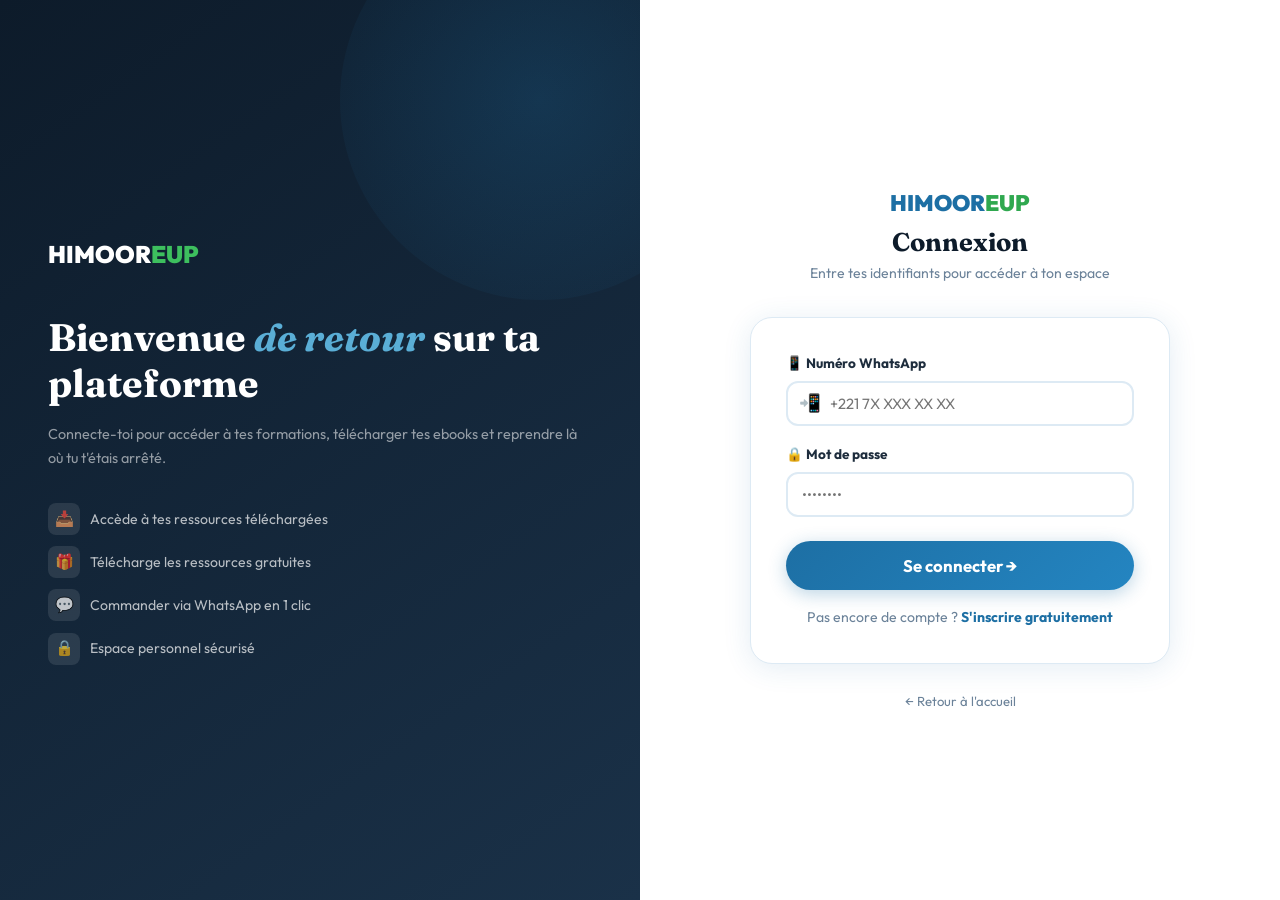
<file: dashboard.html>
<!DOCTYPE html>
<html lang="fr">
<head>
<meta charset="UTF-8">
<meta name="viewport" content="width=device-width, initial-scale=1.0">
<title>Mon Espace – HimooreUP</title>
<meta name="description" content="Votre espace personnel HimooreUP. Accédez à vos formations et ebooks téléchargés.">
<meta name="robots" content="noindex, nofollow">
<link rel="stylesheet" href="style.css">
<style>
.dash-page { padding-top: var(--nav-h); background: var(--light); min-height: 100vh; }
.dash-wrap  { padding: 2rem 0 3rem; }
.welcome-bar {
  background: linear-gradient(135deg, var(--blue), var(--dark));
  border-radius: var(--r2); padding: 2rem; color: #fff;
  margin-bottom: 2rem; position: relative; overflow: hidden;
}
.welcome-bar h2 { font-family:'Fraunces',serif; font-size:1.6rem; margin-bottom:.3rem; }
.welcome-bar p  { opacity:.75; font-size:.9rem; }
.welcome-bar-bg { position:absolute; right:-20px; top:-20px; font-size:7rem; opacity:.1; }
.tab-row { display:flex; gap:.5rem; border-bottom:2px solid var(--border); margin-bottom:2rem; overflow-x:auto; }
.tab-btn { padding:10px 20px; border:none; background:none; font-family:'Outfit',sans-serif; font-weight:700; font-size:.88rem; color:var(--muted); cursor:pointer; border-bottom:3px solid transparent; margin-bottom:-2px; white-space:nowrap; transition:all .2s; }
.tab-btn:hover { color:var(--blue); }
.tab-btn.on    { color:var(--blue); border-bottom-color:var(--blue); }
.tab-content   { display:none; }
.tab-content.on{ display:block; }
.empty-state { text-align:center; padding:3rem; background:var(--white); border-radius:var(--r2); border:1.5px dashed var(--border); }
.empty-state .es-icon { font-size:3rem; margin-bottom:1rem; }
.empty-state h3 { font-weight:800; color:var(--dark); margin-bottom:.5rem; }
.empty-state p  { color:var(--muted); font-size:.88rem; margin-bottom:1.5rem; }
.profile-grid { display:grid; grid-template-columns:1fr 1fr; gap:1.5rem; }
.profile-field { }
.profile-field label { display:block; font-weight:700; font-size:.82rem; color:var(--muted); margin-bottom:.4rem; text-transform:uppercase; letter-spacing:.5px; }
.profile-field .pf-val { padding:11px 14px; border:2px solid var(--border); border-radius:12px; font-size:.92rem; color:var(--text); background:var(--light); }
@media(max-width:640px){ .profile-grid{grid-template-columns:1fr;} }
</style>
</head>
<body>

<nav id="navbar">
  <div class="container">
    <div class="nav-inner">
      <a href="index.html" class="nav-logo">HIMOOR<span>EUP</span></a>
      <div class="nav-menu">
        <a href="index.html">Accueil</a>
        <a href="formations.html">Formations</a>
        <a href="ebooks.html">Ebooks</a>
        <a href="contact.html">Contact</a>
      </div>
      <div class="nav-right" id="navRight"></div>
      <button class="hamburger" id="hamburger" aria-label="Menu"><span></span><span></span><span></span></button>
    </div>
  </div>
</nav>
<nav class="nav-drawer" id="navDrawer">
  <a href="index.html">Accueil</a><a href="formations.html">Formations</a>
  <a href="ebooks.html">Ebooks</a><a href="contact.html">Contact</a>
  <div class="drawer-auth" style="display:flex;flex-direction:column;gap:.5rem;border-top:1px solid var(--border);padding-top:.8rem">
    <a href="dashboard.html">Mon espace</a>
    <a href="index.html" onclick="logout()">Déconnexion</a>
  </div>
</nav>

<div class="dash-page">
  <div class="container dash-wrap">
    <div class="welcome-bar">
      <div class="welcome-bar-bg">🎓</div>
      <h2 id="wName">Bienvenue !</h2>
      <p>Voici ton espace personnel HimooreUP</p>
      <div style="display:flex;gap:.8rem;margin-top:1.2rem;flex-wrap:wrap">
        <a href="formations.html" class="btn btn-green btn-sm">🎓 Voir les formations</a>
        <a href="ebooks.html"     class="btn" style="background:rgba(255,255,255,.15);color:#fff;font-size:.85rem;padding:8px 18px;border-radius:50px">📖 Voir les ebooks</a>
      </div>
    </div>

    <!-- KPIs -->
    <div class="dash-kpis" style="margin-bottom:2rem">
      <div class="kpi-card"><div class="kpi-icon">📥</div><div class="kpi-val" id="kDl">0</div><div class="kpi-label">Téléchargements</div></div>
      <div class="kpi-card"><div class="kpi-icon">🎁</div><div class="kpi-val" id="kFree">0</div><div class="kpi-label">Ressources gratuites dispo</div></div>
      <div class="kpi-card"><div class="kpi-icon">⭐</div><div class="kpi-val">Actif</div><div class="kpi-label">Statut du compte</div></div>
    </div>

    <!-- TABS -->
    <div class="tab-row">
      <button class="tab-btn on" onclick="showTab('tab-dl',this)">📥 Mes téléchargements</button>
      <button class="tab-btn"    onclick="showTab('tab-free',this)">🎁 Ressources gratuites</button>
      <button class="tab-btn"    onclick="showTab('tab-profile',this)">👤 Mon profil</button>
    </div>

    <!-- TAB: downloads -->
    <div id="tab-dl" class="tab-content on">
      <div id="dlContent"></div>
    </div>

    <!-- TAB: free resources -->
    <div id="tab-free" class="tab-content">
      <div class="sec-head" style="text-align:left;margin-bottom:1.5rem">
        <h3 style="font-family:'Fraunces',serif;font-size:1.3rem;color:var(--dark)">🎁 Ressources gratuites disponibles</h3>
        <p style="color:var(--muted);font-size:.88rem">Ces ressources sont accessibles gratuitement. Télécharge-les directement !</p>
      </div>
      <div id="freeContent"></div>
    </div>

    <!-- TAB: profile -->
    <div id="tab-profile" class="tab-content">
      <div class="card card-p" style="max-width:580px">
        <h3 style="font-family:'Fraunces',serif;font-size:1.3rem;color:var(--dark);margin-bottom:1.5rem">👤 Mon profil</h3>
        <div class="profile-grid">
          <div class="profile-field"><label>Nom complet</label><div class="pf-val" id="pfName">—</div></div>
          <div class="profile-field"><label>WhatsApp</label><div class="pf-val" id="pfWa">—</div></div>
          <div class="profile-field"><label>Email</label><div class="pf-val" id="pfEmail">—</div></div>
          <div class="profile-field"><label>Membre depuis</label><div class="pf-val" id="pfDate">—</div></div>
        </div>
        <div style="margin-top:2rem;padding-top:1.5rem;border-top:1.5px solid var(--border);display:flex;gap:1rem;flex-wrap:wrap">
          <a href="contact.html" class="btn btn-wa btn-sm">💬 Contacter le support</a>
          <button class="btn btn-ghost btn-sm" onclick="logout();window.location.href='index.html'">🚪 Se déconnecter</button>
        </div>
      </div>
    </div>

  </div>
</div>

<footer class="site-footer">
  <div class="container">
    <div class="footer-bottom" style="border-top:none;padding-top:0">
      <p>© 2025 HimooreUP · Tous droits réservés</p>
      <a href="contact.html" class="btn btn-wa btn-sm">💬 Support WhatsApp</a>
    </div>
  </div>
</footer>

<script src="script.js"></script>
<script>
document.addEventListener('DOMContentLoaded', () => {
  if (!requireAuth('login.html')) return;
  const u = S.user;

  // Welcome
  document.getElementById('wName').textContent = '👋 Bonjour, ' + u.name.split(' ')[0] + ' !';

  // KPIs
  const purchases = u.purchases || [];
  document.getElementById('kDl').textContent   = purchases.length;
  document.getElementById('kFree').textContent = S.products.filter(p => p.price === 0 && p.active).length;

  // Profile
  document.getElementById('pfName').textContent  = u.name;
  document.getElementById('pfWa').textContent    = u.wa;
  document.getElementById('pfEmail').textContent = u.email || '—';
  document.getElementById('pfDate').textContent  = new Date(u.createdAt).toLocaleDateString('fr-FR', { day:'numeric', month:'long', year:'numeric' });

  // Downloads
  const dlList = S.products.filter(p => purchases.includes(p.id));
  document.getElementById('dlContent').innerHTML = dlList.length
    ? dlList.map(p => `
        <div class="dash-item">
          <div class="di-icon">${p.emoji}</div>
          <div class="di-info">
            <strong>${p.title}</strong>
            <span>${p.type} · ${p.price === 0 ? 'Gratuit' : fmtPrice(p.price)}</span>
          </div>
          <div class="di-actions">
            <button class="btn btn-primary btn-sm" onclick="downloadProduct(S.products.find(x=>x.id==='${p.id}'))">⬇️ Re-télécharger</button>
          </div>
        </div>`).join('')
    : `<div class="empty-state">
        <div class="es-icon">📭</div>
        <h3>Aucun téléchargement pour l'instant</h3>
        <p>Explore notre catalogue et commence à télécharger des ressources gratuites !</p>
        <a href="formations.html" class="btn btn-primary">🎓 Explorer le catalogue</a>
      </div>`;

  // Free resources
  const freeAll = S.products.filter(p => p.price === 0 && p.active);
  document.getElementById('freeContent').innerHTML = freeAll.map(p => `
    <div class="dash-item">
      <div class="di-icon">${p.emoji}</div>
      <div class="di-info">
        <strong>${p.title}</strong>
        <span>${p.type} · <span style="color:var(--green);font-weight:700">Gratuit</span></span>
      </div>
      <div class="di-actions">
        <button class="btn btn-green btn-sm" onclick="downloadProduct(S.products.find(x=>x.id==='${p.id}'))">⬇️ Obtenir</button>
      </div>
    </div>`).join('');
});

function showTab(id, btn) {
  document.querySelectorAll('.tab-content').forEach(t => t.classList.remove('on'));
  document.querySelectorAll('.tab-btn').forEach(b => b.classList.remove('on'));
  document.getElementById(id).classList.add('on');
  btn.classList.add('on');
}
</script>
</body>
</html>
</file>
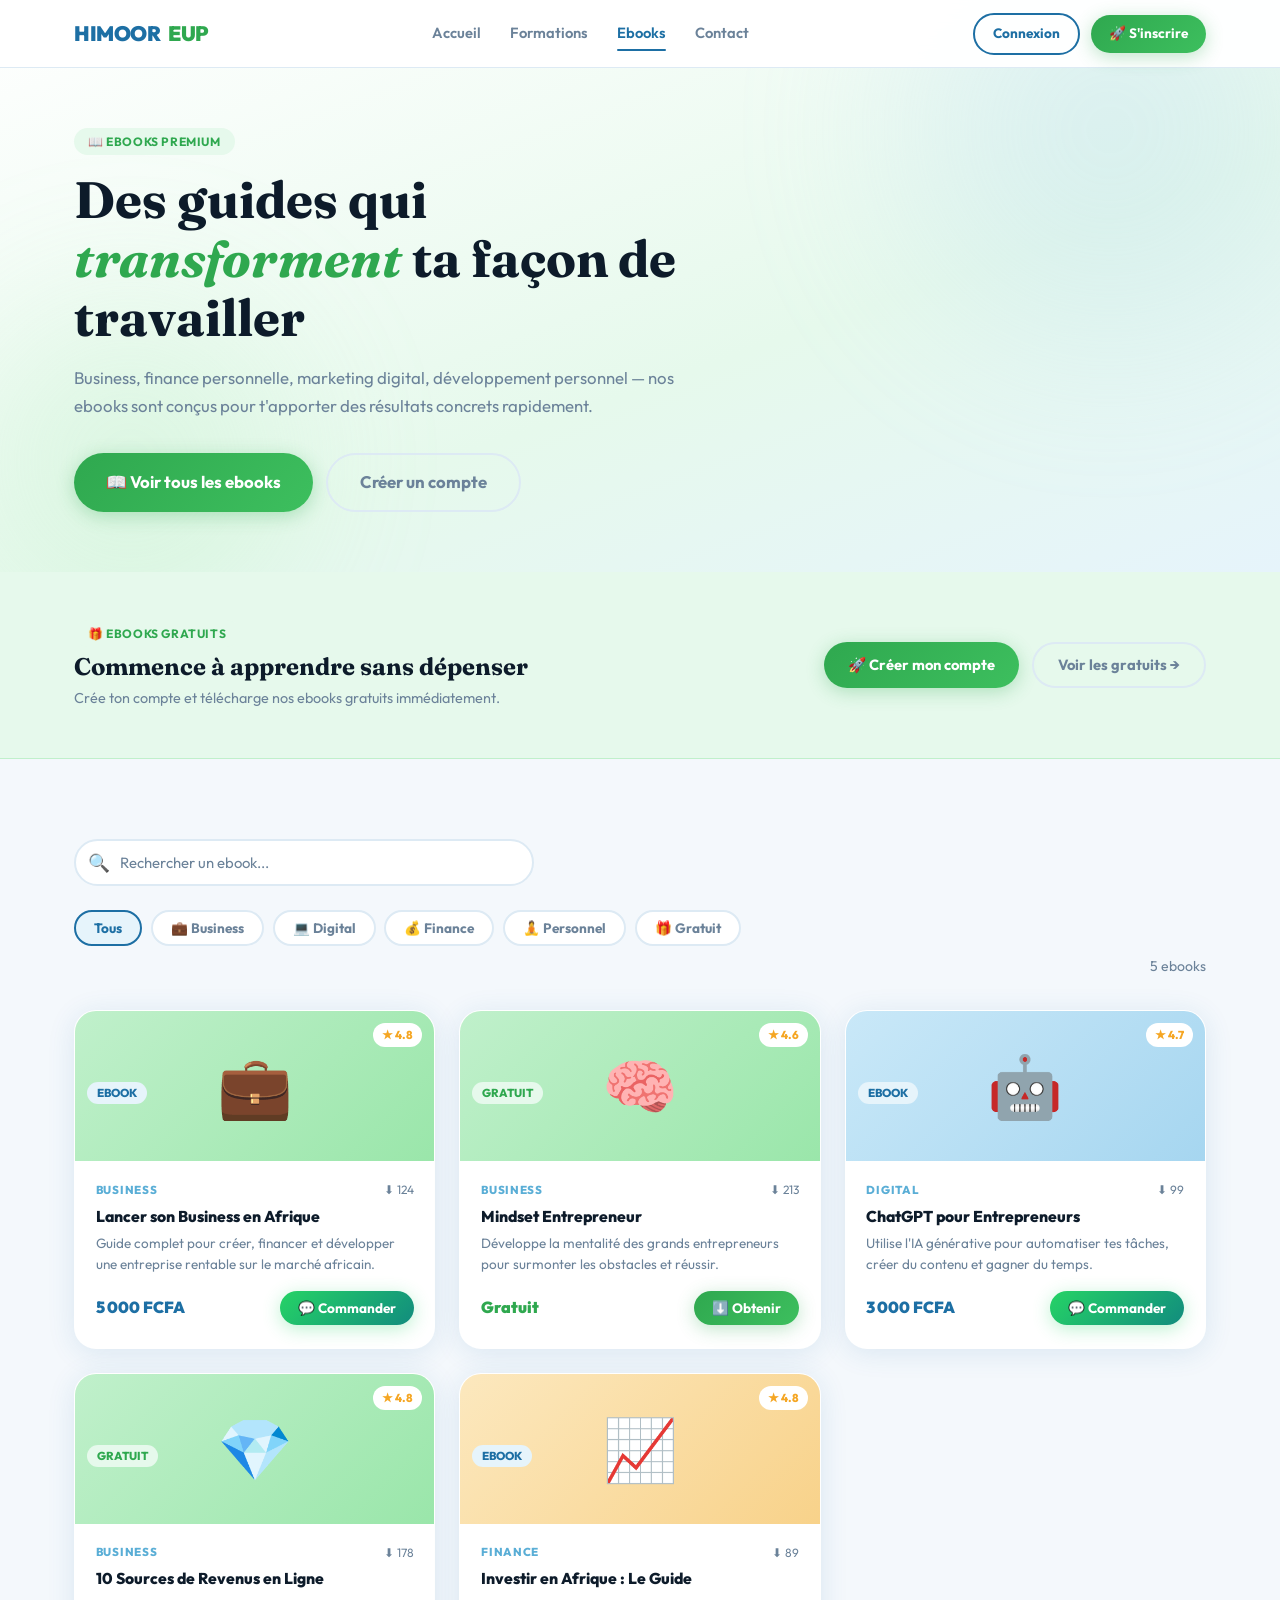
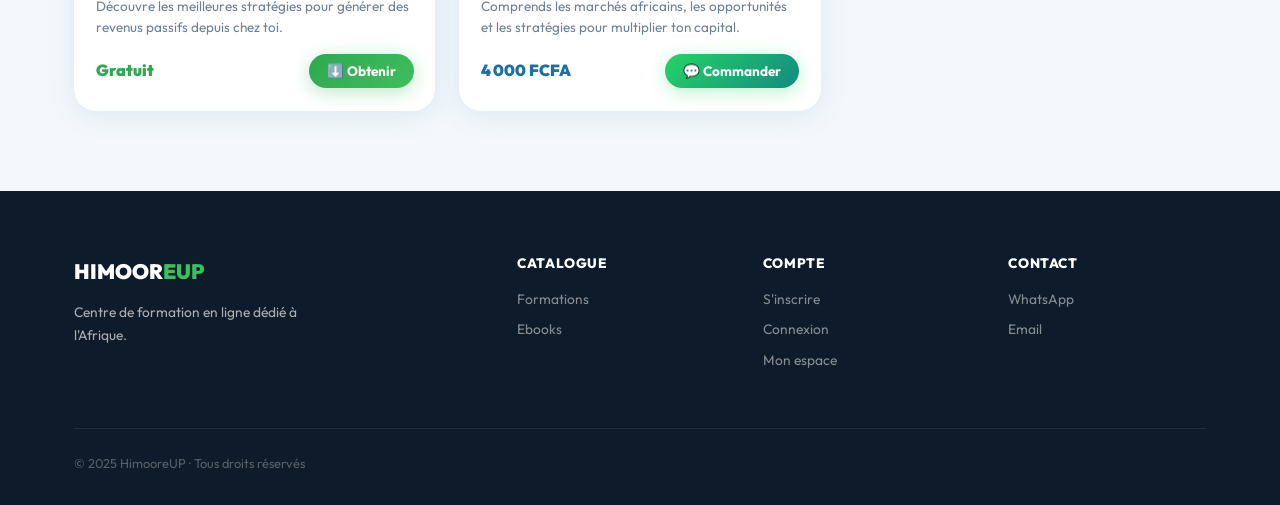
<file: ebooks.html>
<!DOCTYPE html>
<html lang="fr">
<head>
<meta charset="UTF-8">
<meta name="viewport" content="width=device-width, initial-scale=1.0">
<title>Ebooks Business & Finance – HimooreUP | Guides Pratiques Afrique</title>
<meta name="description" content="Téléchargez nos ebooks sur le business en Afrique, la gestion financière, le marketing digital et le développement personnel. Des guides actionnables pour réussir.">
<meta name="keywords" content="ebook business Afrique, ebook marketing digital, guide gestion financière, HimooreUP ebooks">
<meta name="robots" content="index, follow">
<link rel="canonical" href="https://himooreup.com/ebooks.html">
<meta property="og:title" content="Ebooks Business & Finance – HimooreUP">
<meta property="og:description" content="Guides pratiques et actionnables pour booster votre business en Afrique.">
<link rel="stylesheet" href="style.css">
</head>
<body>

<nav id="navbar">
  <div class="container">
    <div class="nav-inner">
      <a href="index.html" class="nav-logo">HIMOOR<span>EUP</span></a>
      <div class="nav-menu">
        <a href="index.html">Accueil</a>
        <a href="formations.html">Formations</a>
        <a href="ebooks.html">Ebooks</a>
        <a href="contact.html">Contact</a>
      </div>
      <div class="nav-right" id="navRight">
        <a href="login.html" class="btn btn-outline btn-sm">Connexion</a>
        <a href="register.html" class="btn btn-green btn-sm">S'inscrire</a>
      </div>
      <button class="hamburger" id="hamburger" aria-label="Menu"><span></span><span></span><span></span></button>
    </div>
  </div>
</nav>
<nav class="nav-drawer" id="navDrawer">
  <a href="index.html">Accueil</a><a href="formations.html">Formations</a>
  <a href="ebooks.html">Ebooks</a><a href="contact.html">Contact</a>
  <div class="drawer-auth" style="display:flex;flex-direction:column;gap:.5rem;border-top:1px solid var(--border);padding-top:.8rem">
    <a href="login.html">Connexion</a><a href="register.html">S'inscrire</a>
  </div>
</nav>

<section class="page-hero" style="background:linear-gradient(160deg,#fff 0%,#e6f9ec 60%,#e6f4fb 100%)">
  <div class="page-hero-blob page-hero-blob1"></div>
  <div class="page-hero-blob page-hero-blob2"></div>
  <div class="container page-hero-content">
    <div style="max-width:640px">
      <span class="sec-label sec-label-green" style="margin-bottom:1rem;display:inline-flex">📖 Ebooks Premium</span>
      <h1 style="font-family:'Fraunces',serif;font-size:clamp(2rem,4.5vw,3.2rem);color:var(--dark);margin-bottom:1rem;line-height:1.15">Des guides qui <em style="font-style:italic;color:var(--green)">transforment</em> ta façon de travailler</h1>
      <p style="font-size:1.05rem;color:var(--muted);line-height:1.7;margin-bottom:2rem">Business, finance personnelle, marketing digital, développement personnel — nos ebooks sont conçus pour t'apporter des résultats concrets rapidement.</p>
      <div style="display:flex;gap:.8rem;flex-wrap:wrap">
        <a href="#ebooksGrid" class="btn btn-green btn-lg">📖 Voir tous les ebooks</a>
        <a href="register.html" class="btn btn-ghost btn-lg">Créer un compte</a>
      </div>
    </div>
  </div>
</section>

<!-- FREE EBOOKS HIGHLIGHT -->
<section class="section-sm" style="background:var(--greenbg);border-bottom:1px solid #c0f0cb">
  <div class="container">
    <div style="display:flex;align-items:center;justify-content:space-between;flex-wrap:wrap;gap:1.5rem">
      <div>
        <span class="sec-label sec-label-green" style="margin-bottom:.4rem">🎁 Ebooks gratuits</span>
        <h2 style="font-family:'Fraunces',serif;font-size:1.5rem;color:var(--dark)">Commence à apprendre sans dépenser</h2>
        <p style="color:var(--muted);font-size:.9rem;margin-top:.3rem">Crée ton compte et télécharge nos ebooks gratuits immédiatement.</p>
      </div>
      <div style="display:flex;gap:.8rem;flex-wrap:wrap">
        <a href="register.html" class="btn btn-green">🚀 Créer mon compte</a>
        <button class="btn btn-ghost" onclick="applyFilter('ebook-free',document.querySelector('[data-f=free]'))">Voir les gratuits →</button>
      </div>
    </div>
  </div>
</section>

<section class="section" id="ebooksGrid">
  <div class="container">
    <div style="display:flex;align-items:flex-start;justify-content:space-between;flex-wrap:wrap;gap:1.5rem;margin-bottom:2rem">
      <div>
        <div class="search-wrap">
          <span class="search-icon">🔍</span>
          <input type="text" id="searchInput" placeholder="Rechercher un ebook..." oninput="doSearch(this.value)" aria-label="Rechercher un ebook">
        </div>
        <div class="filters">
          <button class="fpill on" onclick="applyFilter('ebook',this)">Tous</button>
          <button class="fpill" onclick="applyFilter('ebook-business',this)">💼 Business</button>
          <button class="fpill" onclick="applyFilter('ebook-digital',this)">💻 Digital</button>
          <button class="fpill" onclick="applyFilter('ebook-finance',this)">💰 Finance</button>
          <button class="fpill" onclick="applyFilter('ebook-personal',this)">🧘 Personnel</button>
          <button class="fpill" data-f="free" onclick="applyFilter('ebook-free',this)">🎁 Gratuit</button>
        </div>
      </div>
      <div id="resultCount" style="font-size:.88rem;color:var(--muted);align-self:flex-end"></div>
    </div>
    <div class="prod-grid" id="ebooksGridContent"></div>
  </div>
</section>

<footer class="site-footer">
  <div class="container">
    <div class="footer-grid">
      <div class="footer-brand"><span class="fb-wm">HIMOOR<span>EUP</span></span><p>Centre de formation en ligne dédié à l'Afrique.</p></div>
      <div class="footer-col"><h4>Catalogue</h4><a href="formations.html">Formations</a><a href="ebooks.html">Ebooks</a></div>
      <div class="footer-col"><h4>Compte</h4><a href="register.html">S'inscrire</a><a href="login.html">Connexion</a><a href="dashboard.html">Mon espace</a></div>
      <div class="footer-col"><h4>Contact</h4><a href="contact.html">WhatsApp</a><a href="mailto:contact@himooreup.com">Email</a></div>
    </div>
    <div class="footer-bottom"><p>© 2025 HimooreUP · Tous droits réservés</p></div>
  </div>
</footer>

<script src="script.js"></script>
<script>
let currentFilter = 'ebook';
function applyFilter(f, btn) {
  document.querySelectorAll('.fpill').forEach(b => b.classList.remove('on'));
  if(btn) btn.classList.add('on');
  currentFilter = f;
  document.getElementById('searchInput').value = '';
  renderFiltered(f);
}
function renderFiltered(f) {
  let list = S.products.filter(p => p.active && p.type === 'ebook');
  if (f === 'ebook-free') list = list.filter(p => p.price === 0);
  else if (f.startsWith('ebook-')) {
    const cat = f.replace('ebook-', '');
    list = list.filter(p => p.cat === cat);
  }
  const grid = document.getElementById('ebooksGridContent');
  grid.innerHTML = list.length ? list.map(p => renderProductCard(p)).join('') : '<p style="color:var(--muted);text-align:center;padding:3rem;grid-column:1/-1">Aucun ebook trouvé.</p>';
  document.getElementById('resultCount').textContent = list.length + ' ebook' + (list.length > 1 ? 's' : '');
}
function doSearch(q) {
  if (!q.trim()) { renderFiltered(currentFilter); return; }
  const list = S.products.filter(p => p.active && p.type === 'ebook' && (p.title.toLowerCase().includes(q.toLowerCase()) || p.desc.toLowerCase().includes(q.toLowerCase())));
  document.getElementById('ebooksGridContent').innerHTML = list.length ? list.map(p => renderProductCard(p)).join('') : '<p style="color:var(--muted);text-align:center;padding:3rem;grid-column:1/-1">Aucun résultat pour "' + q + '".</p>';
  document.getElementById('resultCount').textContent = list.length + ' résultat' + (list.length > 1 ? 's' : '');
}
document.addEventListener('DOMContentLoaded', () => renderFiltered('ebook'));
</script>
</body>
</html>
</file>
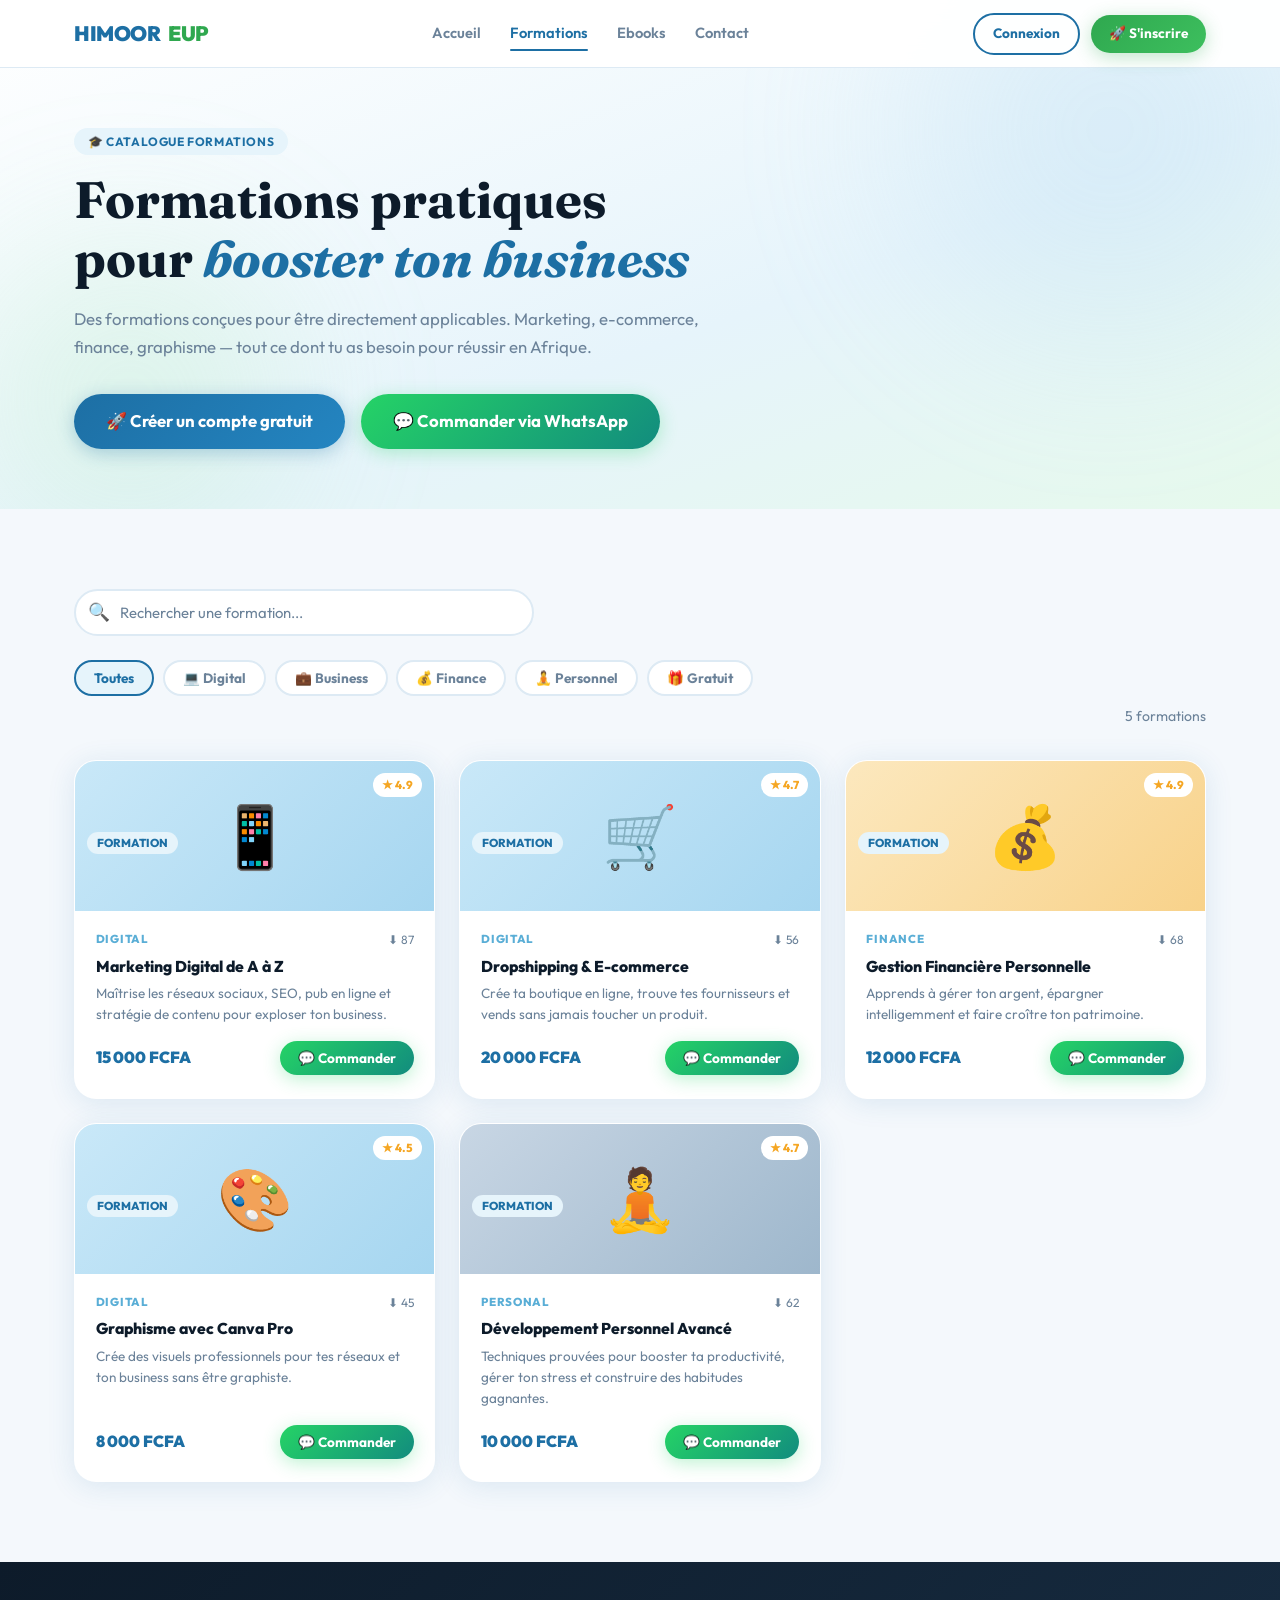
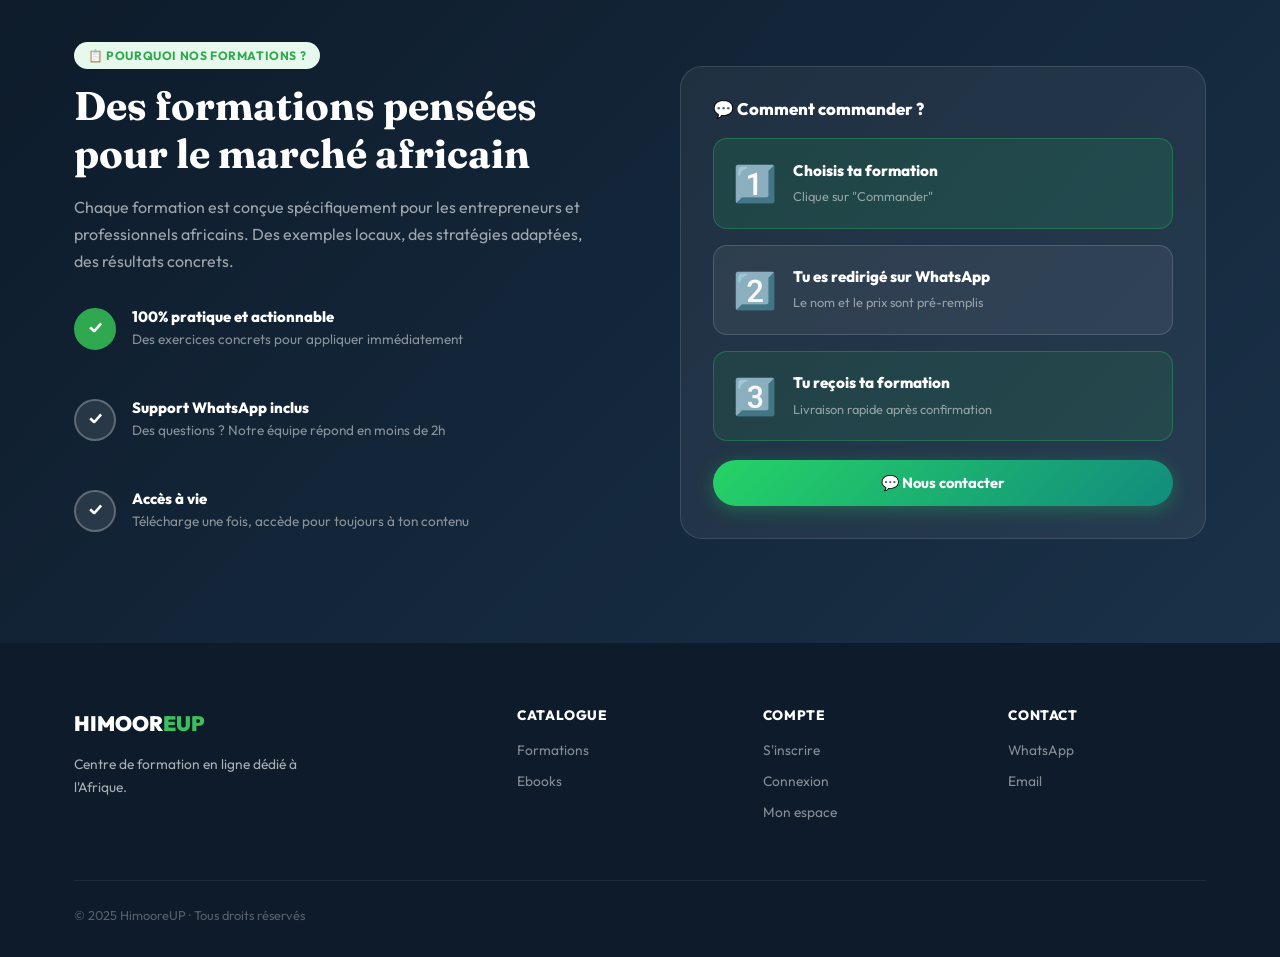
<file: formations.html>
<!DOCTYPE html>
<html lang="fr">
<head>
<meta charset="UTF-8">
<meta name="viewport" content="width=device-width, initial-scale=1.0">
<title>Formations en ligne – HimooreUP | Marketing Digital, Business, Finance</title>
<meta name="description" content="Découvrez nos formations en ligne : marketing digital, e-commerce, gestion financière, graphisme. Des formations pratiques pour booster votre business en Afrique.">
<meta name="keywords" content="formation en ligne Afrique, formation marketing digital, formation e-commerce, formation business Afrique">
<meta name="robots" content="index, follow">
<link rel="canonical" href="https://himooreup.com/formations.html">
<meta property="og:title" content="Formations en ligne – HimooreUP">
<meta property="og:description" content="Formations pratiques et actionnables pour transformer vos compétences en Afrique.">
<script type="application/ld+json">{"@context":"https://schema.org","@type":"ItemList","name":"Formations HimooreUP","description":"Catalogue de formations en ligne","url":"https://himooreup.com/formations.html"}</script>
<link rel="stylesheet" href="style.css">
</head>
<body>

<nav id="navbar">
  <div class="container">
    <div class="nav-inner">
      <a href="index.html" class="nav-logo">HIMOOR<span>EUP</span></a>
      <div class="nav-menu">
        <a href="index.html">Accueil</a>
        <a href="formations.html">Formations</a>
        <a href="ebooks.html">Ebooks</a>
        <a href="contact.html">Contact</a>
      </div>
      <div class="nav-right" id="navRight">
        <a href="login.html" class="btn btn-outline btn-sm">Connexion</a>
        <a href="register.html" class="btn btn-green btn-sm">S'inscrire</a>
      </div>
      <button class="hamburger" id="hamburger" aria-label="Menu"><span></span><span></span><span></span></button>
    </div>
  </div>
</nav>
<nav class="nav-drawer" id="navDrawer">
  <a href="index.html">Accueil</a><a href="formations.html">Formations</a>
  <a href="ebooks.html">Ebooks</a><a href="contact.html">Contact</a>
  <div class="drawer-auth" style="display:flex;flex-direction:column;gap:.5rem;border-top:1px solid var(--border);padding-top:.8rem">
    <a href="login.html">Connexion</a><a href="register.html">S'inscrire</a>
  </div>
</nav>

<section class="page-hero">
  <div class="page-hero-blob page-hero-blob1"></div>
  <div class="page-hero-blob page-hero-blob2"></div>
  <div class="container page-hero-content">
    <div style="max-width:640px">
      <span class="sec-label sec-label-blue" style="margin-bottom:1rem;display:inline-flex">🎓 Catalogue Formations</span>
      <h1 style="font-family:'Fraunces',serif;font-size:clamp(2rem,4.5vw,3.2rem);color:var(--dark);margin-bottom:1rem;line-height:1.15">Formations pratiques pour <em style="font-style:italic;color:var(--blue)">booster ton business</em></h1>
      <p style="font-size:1.05rem;color:var(--muted);line-height:1.7;margin-bottom:2rem">Des formations conçues pour être directement applicables. Marketing, e-commerce, finance, graphisme — tout ce dont tu as besoin pour réussir en Afrique.</p>
      <div style="display:flex;gap:1rem;flex-wrap:wrap">
        <a href="register.html" class="btn btn-primary btn-lg">🚀 Créer un compte gratuit</a>
        <a href="contact.html"  class="btn btn-wa btn-lg">💬 Commander via WhatsApp</a>
      </div>
    </div>
  </div>
</section>

<section class="section">
  <div class="container">
    <div style="display:flex;align-items:flex-start;justify-content:space-between;flex-wrap:wrap;gap:1.5rem;margin-bottom:2rem">
      <div>
        <div class="search-wrap">
          <span class="search-icon">🔍</span>
          <input type="text" id="searchInput" placeholder="Rechercher une formation..." oninput="doSearch(this.value)" aria-label="Rechercher une formation">
        </div>
        <div class="filters" id="filterBar">
          <button class="fpill on" onclick="applyFilter('formation',this)">Toutes</button>
          <button class="fpill" onclick="applyFilter('formation-digital',this)">💻 Digital</button>
          <button class="fpill" onclick="applyFilter('formation-business',this)">💼 Business</button>
          <button class="fpill" onclick="applyFilter('formation-finance',this)">💰 Finance</button>
          <button class="fpill" onclick="applyFilter('formation-personal',this)">🧘 Personnel</button>
          <button class="fpill" onclick="applyFilter('formation-free',this)">🎁 Gratuit</button>
        </div>
      </div>
      <div id="resultCount" style="font-size:.88rem;color:var(--muted);align-self:flex-end"></div>
    </div>
    <div class="prod-grid" id="formationsGrid"></div>
  </div>
</section>

<section class="section how-section">
  <div class="container">
    <div class="how-inner">
      <div class="how-text">
        <span class="sec-label sec-label-green">📋 Pourquoi nos formations ?</span>
        <h2>Des formations pensées pour le marché africain</h2>
        <p>Chaque formation est conçue spécifiquement pour les entrepreneurs et professionnels africains. Des exemples locaux, des stratégies adaptées, des résultats concrets.</p>
        <div class="how-steps">
          <div class="hstep"><div class="hstep-num on">✓</div><div class="hstep-content"><h4>100% pratique et actionnable</h4><p>Des exercices concrets pour appliquer immédiatement</p></div></div>
          <div class="hstep"><div class="hstep-num">✓</div><div class="hstep-content"><h4>Support WhatsApp inclus</h4><p>Des questions ? Notre équipe répond en moins de 2h</p></div></div>
          <div class="hstep"><div class="hstep-num">✓</div><div class="hstep-content"><h4>Accès à vie</h4><p>Télécharge une fois, accède pour toujours à ton contenu</p></div></div>
        </div>
      </div>
      <div class="how-box">
        <h3>💬 Comment commander ?</h3>
        <div class="wa-card"><div class="wc-icon">1️⃣</div><div class="wc-info"><strong>Choisis ta formation</strong><span>Clique sur "Commander"</span></div></div>
        <div class="wa-card" style="background:rgba(255,255,255,.06);border-color:rgba(255,255,255,.15)"><div class="wc-icon">2️⃣</div><div class="wc-info"><strong>Tu es redirigé sur WhatsApp</strong><span>Le nom et le prix sont pré-remplis</span></div></div>
        <div class="wa-card" style="background:rgba(47,168,79,.12);border-color:rgba(37,211,102,.3)"><div class="wc-icon">3️⃣</div><div class="wc-info"><strong>Tu reçois ta formation</strong><span>Livraison rapide après confirmation</span></div></div>
        <div style="margin-top:1.2rem"><a href="contact.html" class="btn btn-wa btn-block">💬 Nous contacter</a></div>
      </div>
    </div>
  </div>
</section>

<footer class="site-footer">
  <div class="container">
    <div class="footer-grid">
      <div class="footer-brand"><span class="fb-wm">HIMOOR<span>EUP</span></span><p>Centre de formation en ligne dédié à l'Afrique.</p></div>
      <div class="footer-col"><h4>Catalogue</h4><a href="formations.html">Formations</a><a href="ebooks.html">Ebooks</a></div>
      <div class="footer-col"><h4>Compte</h4><a href="register.html">S'inscrire</a><a href="login.html">Connexion</a><a href="dashboard.html">Mon espace</a></div>
      <div class="footer-col"><h4>Contact</h4><a href="contact.html">WhatsApp</a><a href="mailto:contact@himooreup.com">Email</a></div>
    </div>
    <div class="footer-bottom"><p>© 2025 HimooreUP · Tous droits réservés</p></div>
  </div>
</footer>

<script src="script.js"></script>
<script>
let currentFilter = 'formation';
function applyFilter(f, btn) {
  document.querySelectorAll('.fpill').forEach(b => b.classList.remove('on'));
  btn.classList.add('on');
  currentFilter = f;
  document.getElementById('searchInput').value = '';
  renderFiltered(f);
}
function renderFiltered(f) {
  let list = S.products.filter(p => p.active && p.type === 'formation');
  if (f === 'formation-free') list = list.filter(p => p.price === 0);
  else if (f.startsWith('formation-')) {
    const cat = f.replace('formation-', '');
    list = list.filter(p => p.cat === cat);
  }
  const grid = document.getElementById('formationsGrid');
  grid.innerHTML = list.length ? list.map(p => renderProductCard(p)).join('') : '<p style="color:var(--muted);text-align:center;padding:3rem;grid-column:1/-1">Aucune formation trouvée.</p>';
  document.getElementById('resultCount').textContent = list.length + ' formation' + (list.length > 1 ? 's' : '');
}
function doSearch(q) {
  if (!q.trim()) { renderFiltered(currentFilter); return; }
  const list = S.products.filter(p => p.active && p.type === 'formation' && (p.title.toLowerCase().includes(q.toLowerCase()) || p.desc.toLowerCase().includes(q.toLowerCase())));
  document.getElementById('formationsGrid').innerHTML = list.length ? list.map(p => renderProductCard(p)).join('') : '<p style="color:var(--muted);text-align:center;padding:3rem;grid-column:1/-1">Aucun résultat pour "' + q + '".</p>';
  document.getElementById('resultCount').textContent = list.length + ' résultat' + (list.length > 1 ? 's' : '');
}
document.addEventListener('DOMContentLoaded', () => renderFiltered('formation'));
</script>
</body>
</html>
</file>
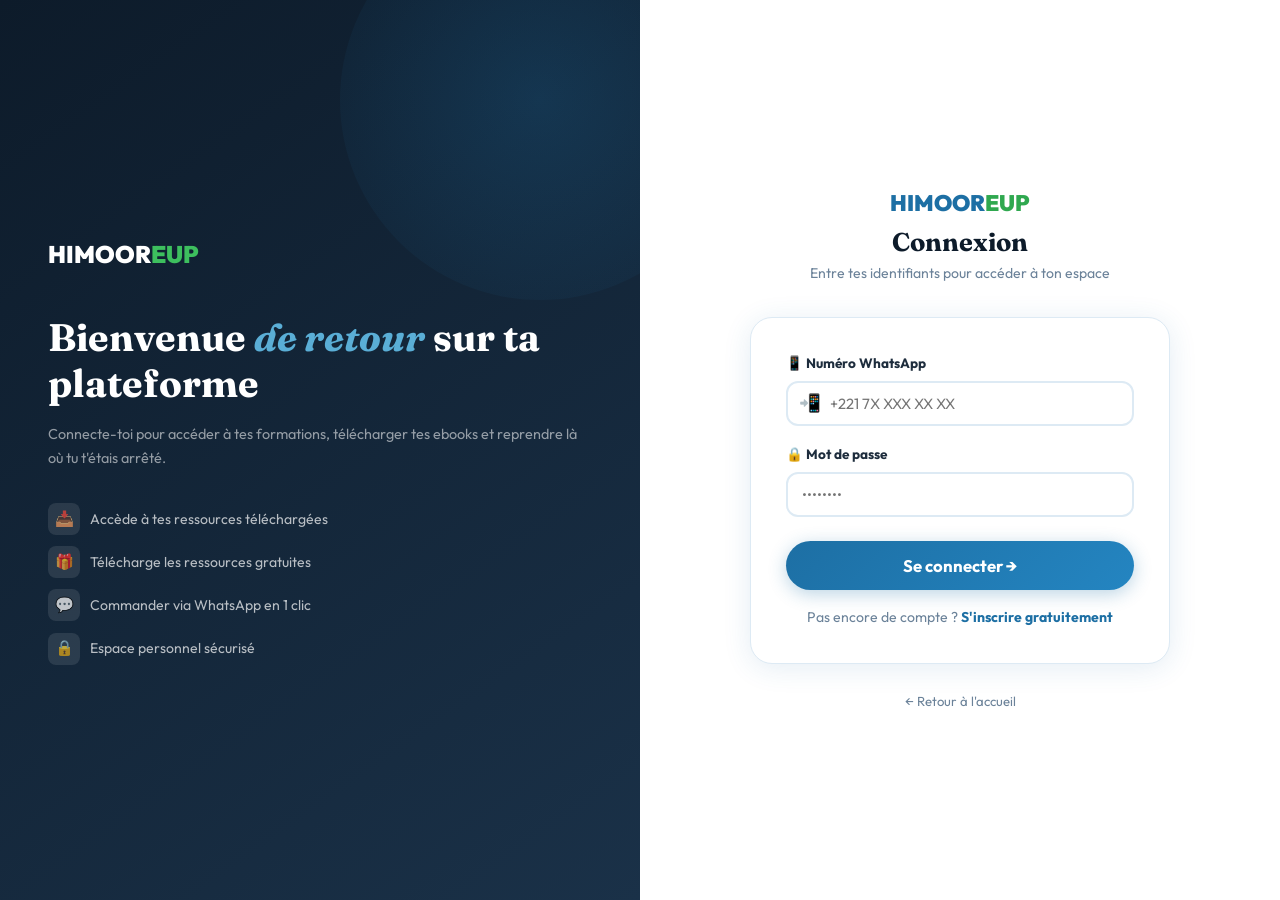
<file: login.html>
<!DOCTYPE html>
<html lang="fr">
<head>
<meta charset="UTF-8">
<meta name="viewport" content="width=device-width, initial-scale=1.0">
<title>Connexion – HimooreUP</title>
<meta name="description" content="Connectez-vous à votre espace HimooreUP pour accéder à vos formations et ebooks téléchargés.">
<meta name="robots" content="noindex, follow">
<link rel="canonical" href="https://himooreup.com/login.html">
<link rel="stylesheet" href="style.css">
<style>
.auth-page {
  min-height: 100vh;
  display: grid;
  grid-template-columns: 1fr 1fr;
}
.auth-left {
  background: linear-gradient(145deg, var(--dark), #1a3148);
  padding: 3rem;
  display: flex;
  flex-direction: column;
  justify-content: center;
  position: relative;
  overflow: hidden;
}
.auth-left::before {
  content: '';
  position: absolute;
  top: -100px; right: -100px;
  width: 400px; height: 400px;
  border-radius: 50%;
  background: radial-gradient(circle, rgba(29,111,164,.25), transparent);
}
.auth-right {
  background: var(--white);
  display: flex;
  align-items: center;
  justify-content: center;
  padding: 3rem 2rem;
}
.auth-box { width: 100%; max-width: 420px; }
.auth-logo-big { font-size: 1.5rem; font-weight: 900; color: #fff; margin-bottom: 2.5rem; display: block; }
.auth-logo-big span { color: var(--green2); }
.auth-tagline { font-family: 'Fraunces', serif; font-size: clamp(1.8rem, 3vw, 2.5rem); color: #fff; margin-bottom: 1rem; line-height: 1.2; }
.auth-tagline em { font-style: italic; color: var(--blue3); }
.auth-features { display: flex; flex-direction: column; gap: .7rem; margin-top: 2rem; }
.auth-feature { display: flex; align-items: center; gap: 10px; font-size: .88rem; color: rgba(255,255,255,.7); }
.auth-feature .af-icon { width: 32px; height: 32px; border-radius: 8px; background: rgba(255,255,255,.1); display: flex; align-items: center; justify-content: center; font-size: .95rem; flex-shrink: 0; }
@media(max-width: 720px) {
  .auth-page { grid-template-columns: 1fr; }
  .auth-left  { display: none; }
  .auth-right { padding: 5rem 1.5rem 2rem; }
}
</style>
</head>
<body>
<div class="auth-page">
  <!-- LEFT -->
  <div class="auth-left">
    <span class="auth-logo-big">HIMOOR<span>EUP</span></span>
    <h1 class="auth-tagline">Bienvenue <em>de retour</em> sur ta plateforme</h1>
    <p style="color:rgba(255,255,255,.55);font-size:.9rem;line-height:1.7">Connecte-toi pour accéder à tes formations, télécharger tes ebooks et reprendre là où tu t'étais arrêté.</p>
    <div class="auth-features">
      <div class="auth-feature"><div class="af-icon">📥</div>Accède à tes ressources téléchargées</div>
      <div class="auth-feature"><div class="af-icon">🎁</div>Télécharge les ressources gratuites</div>
      <div class="auth-feature"><div class="af-icon">💬</div>Commander via WhatsApp en 1 clic</div>
      <div class="auth-feature"><div class="af-icon">🔒</div>Espace personnel sécurisé</div>
    </div>
  </div>
  <!-- RIGHT -->
  <div class="auth-right">
    <div class="auth-box">
      <div style="text-align:center;margin-bottom:2rem">
        <a href="index.html" style="font-size:1.4rem;font-weight:900;color:var(--blue);display:block;margin-bottom:.3rem">HIMOOR<span style="color:var(--green)">EUP</span></a>
        <h2 style="font-family:'Fraunces',serif;font-size:1.6rem;color:var(--dark);margin-bottom:.3rem">Connexion</h2>
        <p style="color:var(--muted);font-size:.88rem">Entre tes identifiants pour accéder à ton espace</p>
      </div>

      <div class="form-card">
        <div class="form-group">
          <label>📱 Numéro WhatsApp</label>
          <div class="icon-wrap"><span class="fg-icon">📲</span><input type="tel" id="liWa" placeholder="+221 7X XXX XX XX" autocomplete="tel"></div>
        </div>
        <div class="form-group">
          <label>🔒 Mot de passe</label>
          <input type="password" id="liPwd" placeholder="••••••••" autocomplete="current-password">
          <div class="form-error" id="liErr">Numéro ou mot de passe incorrect.</div>
        </div>
        <button class="btn btn-primary btn-block btn-lg" onclick="doLogin()" style="margin-top:.4rem">Se connecter →</button>
        <div class="form-footer">Pas encore de compte ? <a href="register.html">S'inscrire gratuitement</a></div>
      </div>

      <div style="text-align:center;margin-top:1.5rem">
        <a href="index.html" style="font-size:.82rem;color:var(--muted)">← Retour à l'accueil</a>
      </div>
    </div>
  </div>
</div>

<script src="script.js"></script>
<script>
function doLogin() {
  const wa  = document.getElementById('liWa').value.trim();
  const pwd = document.getElementById('liPwd').value;
  const err = document.getElementById('liErr');
  err.style.display = 'none';
  if (wa === 'admin' && pwd === 'admin123') {
    localStorage.setItem('him_adminWa', 'admin');
    localStorage.setItem('him_adminPwd', 'admin123');
    window.location.href = 'admin.html';
    return;
  }
  const result = login({ wa, pwd });
  if (!result.ok) { err.textContent = result.err; err.style.display = 'block'; return; }
  toast('👋 Bienvenue ' + result.user.name.split(' ')[0] + ' !', 'success');
  setTimeout(() => { window.location.href = 'dashboard.html'; }, 800);
}
document.addEventListener('keydown', e => { if (e.key === 'Enter') doLogin(); });
</script>
</body>
</html>
</file>
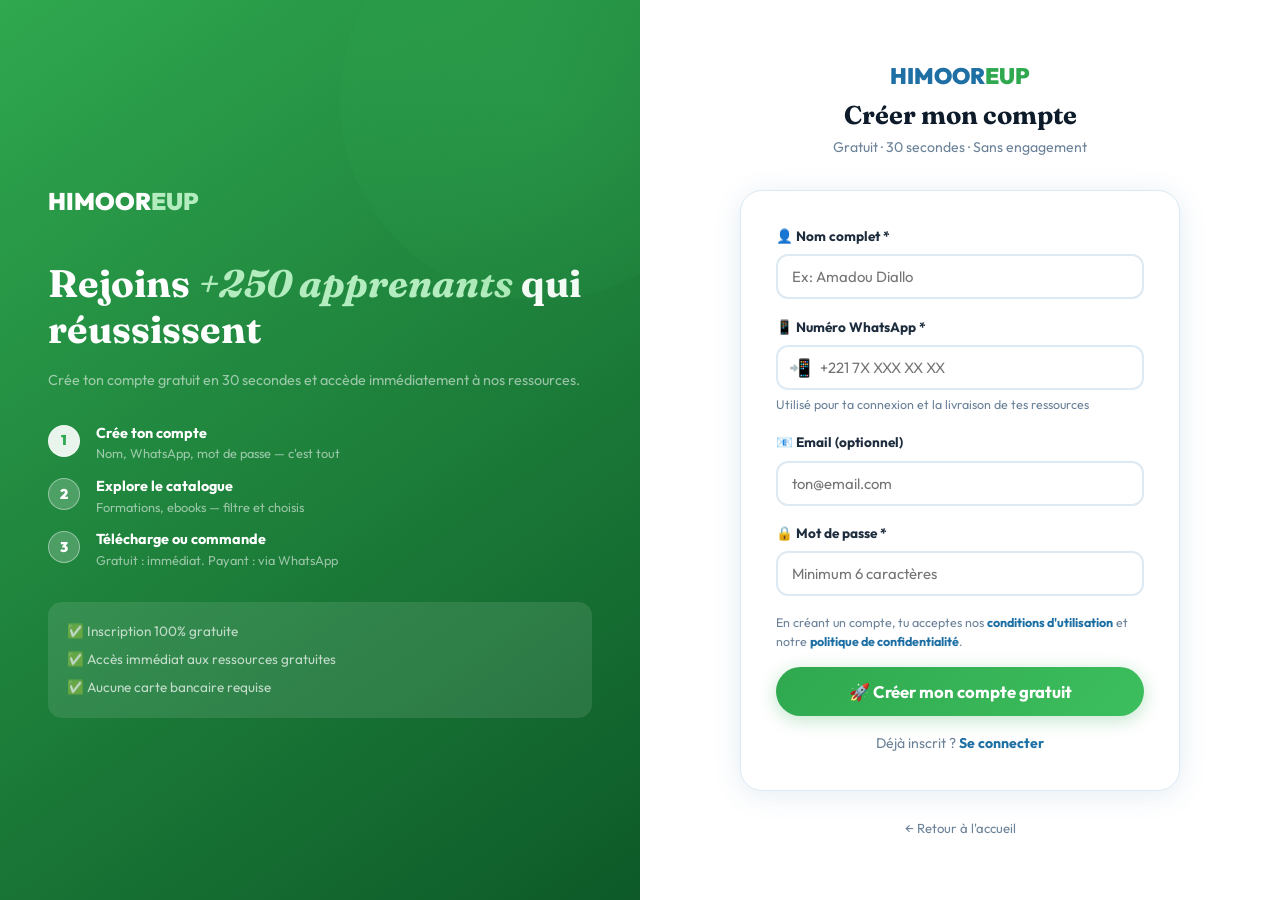
<file: register.html>
<!DOCTYPE html>
<html lang="fr">
<head>
<meta charset="UTF-8">
<meta name="viewport" content="width=device-width, initial-scale=1.0">
<title>Créer un compte – HimooreUP | Gratuit</title>
<meta name="description" content="Créez votre compte HimooreUP gratuitement. Accédez à des formations premium et ebooks exclusifs pour booster vos compétences en Afrique.">
<meta name="robots" content="index, follow">
<link rel="canonical" href="https://himooreup.com/register.html">
<link rel="stylesheet" href="style.css">
<style>
.auth-page { min-height:100vh; display:grid; grid-template-columns:1fr 1fr; }
.auth-left { background:linear-gradient(145deg,var(--green),#0d5a28); padding:3rem; display:flex; flex-direction:column; justify-content:center; position:relative; overflow:hidden; }
.auth-left::before { content:''; position:absolute; top:-100px; right:-100px; width:400px; height:400px; border-radius:50%; background:radial-gradient(circle,rgba(61,191,94,.2),transparent); }
.auth-right { background:var(--white); display:flex; align-items:center; justify-content:center; padding:3rem 2rem; }
.auth-box { width:100%; max-width:440px; }
.auth-logo-big { font-size:1.5rem; font-weight:900; color:#fff; margin-bottom:2.5rem; display:block; }
.auth-logo-big span { color:#b3ecbe; }
.step-list { display:flex; flex-direction:column; gap:.9rem; margin-top:2rem; }
.step-row { display:flex; align-items:flex-start; gap:1rem; }
.step-n { width:32px; height:32px; border-radius:50%; background:rgba(255,255,255,.2); border:1.5px solid rgba(255,255,255,.4); display:flex; align-items:center; justify-content:center; font-weight:900; font-size:.88rem; color:#fff; flex-shrink:0; }
.step-n.on { background:rgba(255,255,255,.9); color:var(--green); }
.step-content h4 { color:#fff; font-weight:700; font-size:.9rem; margin-bottom:.15rem; }
.step-content p  { color:rgba(255,255,255,.55); font-size:.8rem; line-height:1.5; }
@media(max-width:720px){.auth-page{grid-template-columns:1fr}.auth-left{display:none}.auth-right{padding:5rem 1.5rem 2rem}}
</style>
</head>
<body>
<div class="auth-page">
  <div class="auth-left">
    <span class="auth-logo-big">HIMOOR<span>EUP</span></span>
    <h1 style="font-family:'Fraunces',serif;font-size:clamp(1.8rem,3vw,2.5rem);color:#fff;margin-bottom:1rem;line-height:1.2">Rejoins <em style="font-style:italic;color:#b3ecbe">+250 apprenants</em> qui réussissent</h1>
    <p style="color:rgba(255,255,255,.55);font-size:.9rem;line-height:1.7">Crée ton compte gratuit en 30 secondes et accède immédiatement à nos ressources.</p>
    <div class="step-list">
      <div class="step-row"><div class="step-n on">1</div><div class="step-content"><h4>Crée ton compte</h4><p>Nom, WhatsApp, mot de passe — c'est tout</p></div></div>
      <div class="step-row"><div class="step-n">2</div><div class="step-content"><h4>Explore le catalogue</h4><p>Formations, ebooks — filtre et choisis</p></div></div>
      <div class="step-row"><div class="step-n">3</div><div class="step-content"><h4>Télécharge ou commande</h4><p>Gratuit : immédiat. Payant : via WhatsApp</p></div></div>
    </div>
    <div style="margin-top:2rem;padding:1.2rem;background:rgba(255,255,255,.1);border-radius:14px">
      <div style="font-size:.85rem;color:rgba(255,255,255,.7);display:flex;flex-direction:column;gap:.4rem">
        <div>✅ Inscription 100% gratuite</div>
        <div>✅ Accès immédiat aux ressources gratuites</div>
        <div>✅ Aucune carte bancaire requise</div>
      </div>
    </div>
  </div>

  <div class="auth-right">
    <div class="auth-box">
      <div style="text-align:center;margin-bottom:2rem">
        <a href="index.html" style="font-size:1.4rem;font-weight:900;color:var(--blue);display:block;margin-bottom:.3rem">HIMOOR<span style="color:var(--green)">EUP</span></a>
        <h2 style="font-family:'Fraunces',serif;font-size:1.6rem;color:var(--dark);margin-bottom:.3rem">Créer mon compte</h2>
        <p style="color:var(--muted);font-size:.88rem">Gratuit · 30 secondes · Sans engagement</p>
      </div>

      <div class="form-card">
        <div class="form-group">
          <label>👤 Nom complet *</label>
          <input type="text" id="rgName" placeholder="Ex: Amadou Diallo" autocomplete="name">
        </div>
        <div class="form-group">
          <label>📱 Numéro WhatsApp *</label>
          <div class="icon-wrap"><span class="fg-icon">📲</span><input type="tel" id="rgWa" placeholder="+221 7X XXX XX XX" autocomplete="tel"></div>
          <div class="hint">Utilisé pour ta connexion et la livraison de tes ressources</div>
        </div>
        <div class="form-group">
          <label>📧 Email (optionnel)</label>
          <input type="email" id="rgEmail" placeholder="ton@email.com" autocomplete="email">
        </div>
        <div class="form-group">
          <label>🔒 Mot de passe *</label>
          <input type="password" id="rgPwd" placeholder="Minimum 6 caractères" autocomplete="new-password">
          <div class="form-error" id="rgErr"></div>
        </div>
        <div style="font-size:.78rem;color:var(--muted);margin-bottom:1rem;line-height:1.5">En créant un compte, tu acceptes nos <a href="#" style="color:var(--blue);font-weight:700">conditions d'utilisation</a> et notre <a href="#" style="color:var(--blue);font-weight:700">politique de confidentialité</a>.</div>
        <button class="btn btn-green btn-block btn-lg" onclick="doRegister()">🚀 Créer mon compte gratuit</button>
        <div class="form-footer">Déjà inscrit ? <a href="login.html">Se connecter</a></div>
      </div>

      <div style="text-align:center;margin-top:1.5rem">
        <a href="index.html" style="font-size:.82rem;color:var(--muted)">← Retour à l'accueil</a>
      </div>
    </div>
  </div>
</div>

<script src="script.js"></script>
<script>
function doRegister() {
  const name  = document.getElementById('rgName').value.trim();
  const wa    = document.getElementById('rgWa').value.trim();
  const email = document.getElementById('rgEmail').value.trim();
  const pwd   = document.getElementById('rgPwd').value;
  const err   = document.getElementById('rgErr');
  err.style.display = 'none';
  const result = register({ name, wa, email, pwd });
  if (!result.ok) { err.textContent = result.err; err.style.display = 'block'; return; }
  toast('🎉 Bienvenue ' + name.split(' ')[0] + ' !', 'success');
  setTimeout(() => { window.location.href = 'dashboard.html'; }, 800);
}
document.addEventListener('keydown', e => { if (e.key === 'Enter') doRegister(); });
</script>
</body>
</html>
</file>
<file: style.css>
/* ============================================================
   HIMOOREUP — style.css
   Design: Clean modern, bleu/vert africain, typographie forte
   ============================================================ */

@import url('https://fonts.googleapis.com/css2?family=Outfit:wght@300;400;500;600;700;800;900&family=Fraunces:ital,wght@0,700;0,900;1,700&display=swap');

/* ── VARIABLES ── */
:root {
  --blue:      #1d6fa4;
  --blue2:     #2485c1;
  --blue3:     #5aaed6;
  --bluebg:    #e6f4fb;
  --green:     #2fa84f;
  --green2:    #3dbf5e;
  --greenbg:   #e6f9ec;
  --wa:        #25d366;
  --wa2:       #128c7e;
  --gold:      #f5a623;
  --dark:      #0d1b2a;
  --dark2:     #152336;
  --text:      #1e2d3d;
  --muted:     #6b8299;
  --light:     #f4f8fc;
  --white:     #ffffff;
  --border:    #ddeaf4;
  --r:         14px;
  --r2:        22px;
  --r3:        32px;
  --shadow:    0 4px 28px rgba(29,111,164,.12);
  --shadow2:   0 12px 50px rgba(29,111,164,.18);
  --shadow3:   0 24px 80px rgba(29,111,164,.24);
  --nav-h:     68px;
}

/* ── RESET ── */
*, *::before, *::after { box-sizing: border-box; margin: 0; padding: 0; }
html { scroll-behavior: smooth; font-size: 16px; }
body {
  font-family: 'Outfit', sans-serif;
  background: var(--light);
  color: var(--text);
  overflow-x: hidden;
  min-height: 100vh;
  line-height: 1.6;
}
a { text-decoration: none; color: inherit; }
img { max-width: 100%; display: block; }
button { font-family: inherit; }
ul, ol { list-style: none; }

/* ── SCROLLBAR ── */
::-webkit-scrollbar { width: 6px; }
::-webkit-scrollbar-track { background: var(--light); }
::-webkit-scrollbar-thumb { background: var(--blue3); border-radius: 3px; }

/* ── LAYOUT ── */
.container   { max-width: 1180px; margin: 0 auto; padding: 0 1.5rem; }
.container-sm{ max-width: 720px;  margin: 0 auto; padding: 0 1.5rem; }
.section     { padding: 80px 0; }
.section-sm  { padding: 48px 0; }

/* ── TYPOGRAPHY ── */
.display { font-family: 'Fraunces', serif; }
h1,h2,h3,h4 { line-height: 1.2; }
.sec-label {
  display: inline-flex; align-items: center; gap: 6px;
  padding: 4px 14px; border-radius: 50px;
  font-size: .75rem; font-weight: 700; letter-spacing: .6px; text-transform: uppercase;
  margin-bottom: .8rem;
}
.sec-label-blue  { background: var(--bluebg);  color: var(--blue);  }
.sec-label-green { background: var(--greenbg); color: var(--green); }
.sec-head { text-align: center; margin-bottom: 2.8rem; }
.sec-head h2 {
  font-family: 'Fraunces', serif;
  font-size: clamp(1.8rem, 3.5vw, 2.6rem);
  color: var(--dark); margin-bottom: .5rem;
}
.sec-head p { color: var(--muted); max-width: 500px; margin: 0 auto; font-size: .98rem; }

/* ── BUTTONS ── */
.btn {
  display: inline-flex; align-items: center; justify-content: center; gap: 8px;
  padding: 11px 24px; border-radius: 50px;
  font-family: 'Outfit', sans-serif; font-weight: 700; font-size: .92rem;
  cursor: pointer; border: none; transition: all .22s; white-space: nowrap;
  text-decoration: none;
}
.btn-primary { background: linear-gradient(135deg,var(--blue),var(--blue2)); color:#fff; box-shadow:0 4px 18px rgba(29,111,164,.3); }
.btn-primary:hover { transform:translateY(-2px); box-shadow:0 8px 28px rgba(29,111,164,.4); }
.btn-green   { background: linear-gradient(135deg,var(--green),var(--green2)); color:#fff; box-shadow:0 4px 18px rgba(47,168,79,.3); }
.btn-green:hover { transform:translateY(-2px); box-shadow:0 8px 28px rgba(47,168,79,.4); }
.btn-wa      { background: linear-gradient(135deg,var(--wa),var(--wa2)); color:#fff; box-shadow:0 4px 18px rgba(37,211,102,.3); }
.btn-wa:hover{ transform:translateY(-2px); box-shadow:0 8px 28px rgba(37,211,102,.4); }
.btn-outline { background:transparent; border:2px solid var(--blue); color:var(--blue); }
.btn-outline:hover{ background:var(--blue); color:#fff; }
.btn-ghost   { background:transparent; color:var(--muted); border:2px solid var(--border); }
.btn-ghost:hover{ border-color:var(--blue); color:var(--blue); }
.btn-dark    { background:var(--dark); color:#fff; }
.btn-dark:hover{ background:var(--dark2); transform:translateY(-2px); }
.btn-danger  { background:linear-gradient(135deg,#e53935,#ef5350); color:#fff; }
.btn-sm  { padding:8px 18px; font-size:.85rem; }
.btn-lg  { padding:14px 32px; font-size:1.05rem; }
.btn-xl  { padding:16px 40px; font-size:1.1rem; border-radius:60px; }
.btn-block { width:100%; }

/* ── BADGES ── */
.badge { display:inline-block; padding:2px 10px; border-radius:50px; font-size:.72rem; font-weight:800; }
.badge-free { background:var(--greenbg); color:var(--green); }
.badge-paid { background:var(--bluebg);  color:var(--blue);  }
.badge-new  { background:linear-gradient(135deg,var(--gold),#ffc14d); color:#fff; }
.hidden { display:none !important; }

/* ── NAVBAR ── */
#navbar {
  position: fixed; top: 0; left: 0; right: 0; z-index: 900;
  height: var(--nav-h);
  background: rgba(255,255,255,.96);
  backdrop-filter: blur(14px);
  border-bottom: 1px solid var(--border);
  transition: box-shadow .3s;
}
#navbar.scrolled { box-shadow: 0 4px 24px rgba(29,111,164,.1); }
.nav-inner {
  height: var(--nav-h);
  display: flex; align-items: center; justify-content: space-between;
}
.nav-logo {
  display: flex; align-items: center; gap: 8px;
  font-size: 1.3rem; font-weight: 900;
  color: var(--blue); letter-spacing: -.5px;
  text-decoration: none;
}
.nav-logo span { color: var(--green); }
.nav-menu {
  display: flex; align-items: center; gap: 1.8rem;
}
.nav-menu a {
  font-weight: 600; font-size: .92rem; color: var(--muted);
  transition: color .2s; position: relative; padding-bottom: 2px;
}
.nav-menu a:hover,
.nav-menu a.active { color: var(--blue); }
.nav-menu a.active::after {
  content: ''; position: absolute; bottom: -4px; left: 0; right: 0;
  height: 2px; background: var(--blue); border-radius: 2px;
}
.nav-right { display: flex; align-items: center; gap: .7rem; }
.nav-avatar-chip {
  display: flex; align-items: center; gap: 8px;
  padding: 6px 14px 6px 8px; background: var(--bluebg);
  border-radius: 50px; font-weight: 700; font-size: .88rem;
  color: var(--blue); cursor: pointer; text-decoration: none;
}
.nav-av {
  width: 28px; height: 28px; border-radius: 50%;
  background: linear-gradient(135deg,var(--blue),var(--green));
  display: flex; align-items: center; justify-content: center;
  color: #fff; font-weight: 800; font-size: .78rem;
}
/* Hamburger */
.hamburger {
  display: none; flex-direction: column; gap: 5px;
  cursor: pointer; padding: 4px; background: none; border: none;
}
.hamburger span {
  display: block; width: 24px; height: 2px;
  background: var(--text); border-radius: 2px; transition: all .3s;
}
/* Mobile nav drawer */
.nav-drawer {
  display: none; position: fixed; top: var(--nav-h); left: 0; right: 0;
  background: var(--white); border-bottom: 1px solid var(--border);
  padding: 1.2rem 1.5rem; flex-direction: column; gap: 1rem;
  box-shadow: var(--shadow); z-index: 899;
}
.nav-drawer.open { display: flex; }
.nav-drawer a {
  font-weight: 700; font-size: 1rem; color: var(--text);
  padding: .5rem 0; border-bottom: 1px solid var(--light);
}
.nav-drawer a:last-child { border-bottom: none; }

/* ── PAGE HERO GENERIC ── */
.page-hero {
  padding: calc(var(--nav-h) + 60px) 0 60px;
  background: linear-gradient(160deg, #fff 0%, var(--bluebg) 60%, var(--greenbg) 100%);
  position: relative; overflow: hidden;
}
.page-hero-blob {
  position: absolute; border-radius: 50%; filter: blur(70px); opacity: .35; pointer-events: none;
}
.page-hero-blob1 { width:500px; height:500px; background:radial-gradient(circle,#b3d9f0,transparent); top:-120px; right:-80px; }
.page-hero-blob2 { width:380px; height:380px; background:radial-gradient(circle,#b3ecbe,transparent); bottom:-80px; left:-60px; }
.page-hero-content { position: relative; z-index: 1; }

/* ── PRODUCT CARDS ── */
.prod-grid { display: grid; grid-template-columns: repeat(auto-fill,minmax(270px,1fr)); gap: 1.5rem; }
.pcard {
  background: var(--white); border-radius: var(--r2);
  overflow: hidden; box-shadow: var(--shadow);
  transition: transform .28s, box-shadow .28s;
  cursor: pointer; border: 1.5px solid transparent;
  display: flex; flex-direction: column;
}
.pcard:hover { transform:translateY(-6px); box-shadow:var(--shadow2); border-color:var(--border); }
.pcard-thumb {
  height: 150px; display: flex; align-items: center;
  justify-content: center; font-size: 4rem; position: relative;
}
.pcard-thumb-blue  { background:linear-gradient(135deg,#c9e8f8,#a6d6f0); }
.pcard-thumb-green { background:linear-gradient(135deg,#c0f0cb,#9ae6aa); }
.pcard-thumb-gold  { background:linear-gradient(135deg,#fce8be,#f8d28a); }
.pcard-thumb-dark  { background:linear-gradient(135deg,#c8d6e4,#9eb7cc); }
.pcard-corner-badge { position:absolute; top:12px; left:12px; }
.pcard-star {
  position:absolute; top:12px; right:12px;
  background:#fff; border-radius:50px; padding:3px 9px;
  font-size:.72rem; font-weight:800; color:var(--gold);
}
.pcard-body { padding:1.2rem 1.3rem 1.4rem; flex:1; display:flex; flex-direction:column; }
.pcard-meta { display:flex; align-items:center; justify-content:space-between; margin-bottom:.4rem; }
.pcard-cat  { font-size:.72rem; font-weight:800; color:var(--blue3); text-transform:uppercase; letter-spacing:.7px; }
.pcard-dl   { font-size:.75rem; color:var(--muted); }
.pcard-title{ font-weight:800; font-size:.98rem; color:var(--dark); margin-bottom:.4rem; line-height:1.35; }
.pcard-desc { font-size:.845rem; color:var(--muted); line-height:1.55; margin-bottom:1rem; flex:1; }
.pcard-footer{ display:flex; align-items:center; justify-content:space-between; }
.pcard-price{ font-weight:900; font-size:1rem; color:var(--green); }
.pcard-price.paid { color:var(--blue); }

/* ── FILTER PILLS ── */
.filters { display:flex; gap:.55rem; flex-wrap:wrap; margin-bottom:2rem; }
.fpill {
  padding:7px 18px; border-radius:50px;
  border:2px solid var(--border); background:var(--white);
  font-family:'Outfit',sans-serif; font-size:.85rem; font-weight:700;
  color:var(--muted); cursor:pointer; transition:all .2s;
}
.fpill:hover, .fpill.on { border-color:var(--blue); color:var(--blue); background:var(--bluebg); }

/* ── SEARCH BAR ── */
.search-wrap { position:relative; max-width:460px; margin-bottom:1.5rem; }
.search-wrap input {
  width:100%; padding:12px 16px 12px 44px;
  border:2px solid var(--border); border-radius:50px;
  font-family:'Outfit',sans-serif; font-size:.93rem;
  outline:none; background:#fff; transition:border-color .2s; color:var(--text);
}
.search-wrap input:focus { border-color:var(--blue); }
.search-wrap input::placeholder { color:var(--muted); }
.search-icon { position:absolute; left:14px; top:50%; transform:translateY(-50%); font-size:1.1rem; pointer-events:none; }

/* ── FORMS ── */
.form-card {
  background:var(--white); border-radius:var(--r2);
  padding:2.2rem; box-shadow:var(--shadow);
  border:1.5px solid var(--border);
}
.form-group { margin-bottom:1.1rem; }
.form-group label { display:block; font-weight:700; font-size:.85rem; color:var(--text); margin-bottom:.4rem; }
.form-group input,
.form-group select,
.form-group textarea {
  width:100%; padding:11px 14px;
  border:2px solid var(--border); border-radius:12px;
  font-family:'Outfit',sans-serif; font-size:.93rem;
  color:var(--text); outline:none; transition:border-color .2s; background:#fff;
}
.form-group input:focus,
.form-group select:focus,
.form-group textarea:focus { border-color:var(--blue); }
.form-group .icon-wrap { position:relative; }
.form-group .icon-wrap input { padding-left:42px; }
.form-group .fg-icon { position:absolute; left:13px; top:50%; transform:translateY(-50%); font-size:1.1rem; pointer-events:none; }
.form-group .hint { font-size:.78rem; color:var(--muted); margin-top:.3rem; }
.form-error { font-size:.82rem; color:#e53935; margin-top:.3rem; display:none; }
.form-divider { text-align:center; color:var(--muted); font-size:.82rem; position:relative; margin:1rem 0; }
.form-divider::before, .form-divider::after {
  content:''; position:absolute; top:50%; width:44%; height:1px; background:var(--border);
}
.form-divider::before{left:0}.form-divider::after{right:0}
.form-footer { text-align:center; font-size:.88rem; color:var(--muted); margin-top:1rem; }
.form-footer a { color:var(--blue); font-weight:700; cursor:pointer; }

/* ── CARDS GENERIC ── */
.card {
  background:var(--white); border-radius:var(--r2);
  box-shadow:var(--shadow); border:1.5px solid var(--border);
  transition:transform .25s, box-shadow .25s;
}
.card:hover { transform:translateY(-4px); box-shadow:var(--shadow2); }
.card-p { padding:1.6rem; }

/* ── STATS BAND ── */
.stats-band { background:var(--dark); padding:1.5rem 0; }
.stats-inner { display:flex; justify-content:space-around; flex-wrap:wrap; gap:1rem; }
.stat-item { text-align:center; color:#fff; }
.stat-num { font-family:'Fraunces',serif; font-size:2.2rem; font-weight:900; display:block; line-height:1; }
.stat-num em { font-style:normal; color:var(--green2); }
.stat-label { font-size:.8rem; color:rgba(255,255,255,.55); font-weight:500; margin-top:.2rem; display:block; }

/* ── HOW-STEPS ── */
.how-section { background:linear-gradient(135deg,var(--dark),#1a3148); }
.how-inner { display:grid; grid-template-columns:1fr 1fr; gap:5rem; align-items:center; }
.how-text h2 { font-family:'Fraunces',serif; font-size:clamp(1.8rem,3.5vw,2.5rem); color:#fff; margin-bottom:1rem; }
.how-text p  { color:rgba(255,255,255,.6); line-height:1.7; margin-bottom:2rem; }
.how-steps   { display:flex; flex-direction:column; gap:1.1rem; }
.hstep       { display:flex; gap:1rem; align-items:flex-start; }
.hstep-num   {
  width:42px; height:42px; border-radius:50%;
  background:rgba(255,255,255,.1); border:2px solid rgba(255,255,255,.25);
  display:flex; align-items:center; justify-content:center;
  font-size:.95rem; font-weight:900; color:#fff; flex-shrink:0;
}
.hstep-num.on { background:var(--green); border-color:var(--green); }
.hstep-content h4 { font-weight:800; color:#fff; margin-bottom:.2rem; font-size:.93rem; }
.hstep-content p  { font-size:.85rem; color:rgba(255,255,255,.5); line-height:1.5; }
.how-box {
  background:rgba(255,255,255,.06); border:1.5px solid rgba(255,255,255,.12);
  border-radius:var(--r2); padding:2rem;
}
.how-box h3 { color:#fff; font-weight:800; margin-bottom:1.2rem; font-size:1.05rem; }
.wa-pill {
  display:flex; align-items:center; gap:.8rem;
  padding:.75rem 1rem; background:rgba(255,255,255,.06);
  border-radius:10px; font-size:.85rem; color:rgba(255,255,255,.7); margin-bottom:.6rem;
}
.wa-card {
  display:flex; align-items:center; gap:1rem;
  padding:1rem 1.2rem; background:rgba(37,211,102,.12);
  border:1.5px solid rgba(37,211,102,.3); border-radius:14px; margin-bottom:1rem;
}
.wa-card .wc-icon { font-size:2.2rem; }
.wa-card .wc-info strong { display:block; color:#fff; font-weight:800; font-size:.95rem; }
.wa-card .wc-info span  { font-size:.8rem; color:rgba(255,255,255,.5); }

/* ── TESTIMONIALS ── */
.testi-grid { display:grid; grid-template-columns:repeat(3,1fr); gap:1.5rem; }
.tcard {
  background:var(--light); border-radius:var(--r2);
  padding:1.8rem; border:1.5px solid var(--border);
}
.tcard-stars { color:var(--gold); font-size:.95rem; margin-bottom:.8rem; letter-spacing:2px; }
.tcard-text  { font-size:.9rem; color:var(--text); line-height:1.65; margin-bottom:1.2rem; font-style:italic; }
.tcard-author{ display:flex; align-items:center; gap:10px; }
.tcard-av    {
  width:38px; height:38px; border-radius:50%;
  display:flex; align-items:center; justify-content:center;
  color:#fff; font-weight:800; font-size:.9rem; flex-shrink:0;
}
.tcard-author strong { display:block; font-size:.88rem; font-weight:800; color:var(--dark); }
.tcard-author span   { font-size:.75rem; color:var(--muted); }

/* ── FOOTER ── */
.site-footer { background:var(--dark); color:rgba(255,255,255,.65); padding:64px 0 32px; }
.footer-grid {
  display:grid; grid-template-columns:2fr 1fr 1fr 1fr;
  gap:3rem; margin-bottom:3rem;
}
.fb-wm { font-size:1.3rem; font-weight:900; color:#fff; margin-bottom:.8rem; display:block; }
.fb-wm span { color:var(--green2); }
.footer-brand p { font-size:.86rem; line-height:1.65; max-width:260px; }
.footer-col h4 {
  color:#fff; font-weight:800; font-size:.85rem;
  margin-bottom:1rem; text-transform:uppercase; letter-spacing:.6px;
}
.footer-col a {
  display:block; font-size:.86rem; color:rgba(255,255,255,.5);
  margin-bottom:.55rem; transition:color .2s;
}
.footer-col a:hover { color:#fff; }
.footer-bottom {
  border-top:1px solid rgba(255,255,255,.08); padding-top:1.5rem;
  display:flex; justify-content:space-between; align-items:center; flex-wrap:wrap; gap:1rem;
}
.footer-bottom p { font-size:.8rem; color:rgba(255,255,255,.3); }
.social-links { display:flex; gap:.7rem; }
.social-link {
  width:36px; height:36px; border-radius:50%;
  background:rgba(255,255,255,.08); display:flex;
  align-items:center; justify-content:center;
  color:rgba(255,255,255,.6); font-size:1rem; cursor:pointer; transition:all .2s;
}
.social-link:hover { background:var(--green2); color:#fff; }

/* ── TOAST ── */
.toast {
  position:fixed; bottom:2rem; right:2rem;
  padding:13px 18px; border-radius:16px;
  font-weight:700; font-size:.9rem;
  box-shadow:0 8px 30px rgba(0,0,0,.18);
  transform:translateY(80px); opacity:0;
  transition:all .4s cubic-bezier(.2,1,.4,1);
  z-index:9999; display:flex; align-items:center;
  gap:8px; color:#fff; max-width:320px;
}
.toast.show { transform:translateY(0); opacity:1; }
.toast-success { background:var(--green); }
.toast-error   { background:#e53935; }
.toast-info    { background:var(--blue); }

/* ── DASHBOARD ── */
.dash-grid   { display:grid; grid-template-columns:240px 1fr; gap:2rem; min-height:calc(100vh - var(--nav-h) - 60px); }
.dash-sidebar{
  background:var(--white); border-radius:var(--r2);
  border:1.5px solid var(--border); padding:1.5rem;
  height:fit-content; position:sticky; top:calc(var(--nav-h) + 24px);
}
.dash-avatar {
  width:64px; height:64px; border-radius:50%;
  background:linear-gradient(135deg,var(--blue),var(--green));
  display:flex; align-items:center; justify-content:center;
  color:#fff; font-family:'Fraunces',serif; font-size:1.6rem; font-weight:900;
  margin:0 auto 1rem;
}
.dash-name  { text-align:center; font-weight:800; font-size:1rem; color:var(--dark); margin-bottom:.2rem; }
.dash-role  { text-align:center; font-size:.78rem; color:var(--muted); margin-bottom:1.5rem; }
.dash-nav   { display:flex; flex-direction:column; gap:4px; }
.dash-nav a {
  display:flex; align-items:center; gap:10px;
  padding:10px 12px; border-radius:12px;
  font-weight:600; font-size:.88rem; color:var(--muted);
  transition:all .2s; text-decoration:none;
}
.dash-nav a:hover, .dash-nav a.on { background:var(--bluebg); color:var(--blue); }
.dash-nav a .dn-icon { font-size:1rem; }
.dash-main  {}
.dash-kpis  { display:grid; grid-template-columns:repeat(3,1fr); gap:1rem; margin-bottom:2rem; }
.kpi-card   {
  background:var(--white); border-radius:var(--r2);
  padding:1.2rem; border:1.5px solid var(--border); text-align:center;
}
.kpi-icon  { font-size:1.8rem; margin-bottom:.4rem; }
.kpi-val   { font-family:'Fraunces',serif; font-size:1.8rem; font-weight:900; color:var(--dark); line-height:1; }
.kpi-label { font-size:.78rem; color:var(--muted); font-weight:600; margin-top:.2rem; }
.dash-section-title { font-weight:800; font-size:1.05rem; color:var(--dark); margin-bottom:1rem; }
.dash-item {
  display:flex; align-items:center; gap:1rem;
  padding:1rem; background:var(--white); border-radius:var(--r);
  border:1.5px solid var(--border); margin-bottom:.7rem;
}
.di-icon {
  width:48px; height:48px; background:var(--light); border-radius:12px;
  display:flex; align-items:center; justify-content:center;
  font-size:1.6rem; flex-shrink:0;
}
.di-info { flex:1; }
.di-info strong { display:block; font-weight:800; font-size:.9rem; color:var(--dark); }
.di-info span   { font-size:.78rem; color:var(--muted); }
.di-actions { display:flex; gap:.5rem; }

/* ── ADMIN ── */
.adm-wrap  { display:flex; gap:0; min-height:100vh; }
.adm-side  {
  width:240px; background:var(--dark2); flex-shrink:0;
  display:flex; flex-direction:column; padding:1.5rem 0;
  position:sticky; top:0; height:100vh;
}
.adm-logo { padding:0 1.5rem 1.5rem; border-bottom:1px solid rgba(255,255,255,.07); margin-bottom:1rem; }
.adm-logo .wm  { font-size:1.2rem; font-weight:900; color:#fff; }
.adm-logo .wm span { color:var(--green2); }
.adm-logo .sub { font-size:.72rem; color:rgba(255,255,255,.35); margin-top:2px; }
.adm-nav   { flex:1; padding:0 .75rem; display:flex; flex-direction:column; gap:2px; }
.ani {
  display:flex; align-items:center; gap:10px; padding:10px 14px;
  border-radius:12px; font-weight:600; font-size:.88rem;
  color:rgba(255,255,255,.5); cursor:pointer; transition:all .2s;
}
.ani:hover { color:#fff; background:rgba(255,255,255,.06); }
.ani.on    { color:#fff; background:rgba(255,255,255,.12); }
.adm-bottom{ padding:1rem .75rem 0; border-top:1px solid rgba(255,255,255,.07); margin-top:auto; }
.adm-main  { flex:1; display:flex; flex-direction:column; overflow:auto; background:#0e1c2c; }
.adm-topbar{
  height:58px; background:rgba(255,255,255,.03);
  border-bottom:1px solid rgba(255,255,255,.06);
  padding:0 2rem; display:flex; align-items:center; justify-content:space-between;
  flex-shrink:0;
}
.adm-topbar h1 { font-family:'Fraunces',serif; font-size:1.25rem; color:#fff; }
.adm-content   { padding:2rem; flex:1; overflow-y:auto; }
.adm-view  { display:none; } .adm-view.on { display:block; }
.adm-kpis  { display:grid; grid-template-columns:repeat(4,1fr); gap:1rem; margin-bottom:2rem; }
.adm-kpi   {
  background:rgba(255,255,255,.05); border:1px solid rgba(255,255,255,.07);
  border-radius:16px; padding:1.2rem;
}
.adm-kpi-label { font-size:.75rem; color:rgba(255,255,255,.4); font-weight:700; text-transform:uppercase; letter-spacing:.5px; margin-bottom:.5rem; }
.adm-kpi-val   { font-family:'Fraunces',serif; font-size:2rem; color:#fff; font-weight:900; }
.atw { background:rgba(255,255,255,.04); border:1px solid rgba(255,255,255,.07); border-radius:16px; overflow:hidden; margin-bottom:1.5rem; }
.ath { display:flex; align-items:center; justify-content:space-between; padding:1rem 1.4rem; border-bottom:1px solid rgba(255,255,255,.06); }
.ath h3 { color:#fff; font-weight:800; font-size:.92rem; }
table  { width:100%; border-collapse:collapse; }
th { text-align:left; padding:.85rem 1.2rem; font-size:.75rem; font-weight:700; color:rgba(255,255,255,.35); text-transform:uppercase; letter-spacing:.5px; border-bottom:1px solid rgba(255,255,255,.05); }
td { padding:.85rem 1.2rem; font-size:.86rem; color:rgba(255,255,255,.75); border-bottom:1px solid rgba(255,255,255,.04); }
tr:last-child td { border-bottom:none; }
tr:hover td { background:rgba(255,255,255,.02); }
.ast { display:inline-block; padding:2px 9px; border-radius:50px; font-size:.7rem; font-weight:800; }
.st-free { background:rgba(47,168,79,.15); color:var(--green2); }
.st-paid { background:rgba(29,111,164,.15); color:var(--blue3); }
.adm-form { background:rgba(255,255,255,.04); border:1px solid rgba(255,255,255,.07); border-radius:16px; padding:1.5rem; margin-bottom:1.5rem; }
.adm-form h3 { color:#fff; font-weight:800; margin-bottom:1.2rem; }
.adm-form label { display:block; font-weight:700; font-size:.82rem; color:rgba(255,255,255,.6); margin-bottom:.35rem; }
.adm-form input,
.adm-form select,
.adm-form textarea {
  width:100%; padding:10px 13px; background:rgba(255,255,255,.07);
  border:1.5px solid rgba(255,255,255,.1); border-radius:12px;
  color:#fff; font-family:'Outfit',sans-serif; font-size:.9rem;
  outline:none; transition:border-color .2s; margin-bottom:1rem;
}
.adm-form input::placeholder { color:rgba(255,255,255,.25); }
.adm-form input:focus, .adm-form select:focus { border-color:var(--blue3); }
.adm-form select option { background:var(--dark2); }
.adm-form textarea { min-height:90px; resize:vertical; }
.adm-g2 { display:grid; grid-template-columns:1fr 1fr; gap:1rem; }
.adm-search {
  background:rgba(255,255,255,.07); border:1px solid rgba(255,255,255,.1);
  border-radius:10px; padding:7px 13px; color:#fff;
  font-family:'Outfit',sans-serif; font-size:.85rem; outline:none; width:210px;
}
.adm-search::placeholder { color:rgba(255,255,255,.25); }
.adm-ar { display:flex; gap:.5rem; }
.upload-zone {
  border:2px dashed rgba(255,255,255,.16); border-radius:14px;
  padding:1.8rem; text-align:center; cursor:pointer; transition:all .2s; margin-bottom:1rem;
}
.upload-zone:hover { border-color:var(--blue3); background:rgba(29,111,164,.07); }

/* ── CONTACT PAGE ── */
.contact-grid { display:grid; grid-template-columns:1fr 1fr; gap:3rem; align-items:start; }
.contact-info-card {
  background:linear-gradient(135deg,var(--dark),var(--dark2));
  border-radius:var(--r2); padding:2.5rem; color:#fff;
}
.contact-info-card h2 { font-family:'Fraunces',serif; font-size:1.8rem; margin-bottom:.8rem; }
.contact-info-card p  { color:rgba(255,255,255,.6); line-height:1.7; margin-bottom:2rem; font-size:.92rem; }
.contact-item {
  display:flex; align-items:center; gap:1rem;
  padding:1rem; background:rgba(255,255,255,.07);
  border-radius:14px; margin-bottom:.8rem;
}
.contact-item .ci-icon { font-size:1.8rem; }
.contact-item strong { display:block; color:#fff; font-weight:700; font-size:.9rem; }
.contact-item span   { font-size:.8rem; color:rgba(255,255,255,.5); }

/* ── HERO HOME ── */
.home-hero {
  padding: calc(var(--nav-h) + 70px) 0 70px;
  background:linear-gradient(160deg,#fff 0%,var(--bluebg) 60%,var(--greenbg) 100%);
  position:relative; overflow:hidden;
}
.home-hero-inner {
  display:grid; grid-template-columns:1fr 1fr;
  gap:4rem; align-items:center; position:relative; z-index:1;
}
.hero-blob {
  position:absolute; border-radius:50%;
  filter:blur(70px); opacity:.35; pointer-events:none;
}
.hero-blob1 { width:500px; height:500px; background:radial-gradient(circle,#b3d9f0,transparent); top:-120px; right:-80px; }
.hero-blob2 { width:380px; height:380px; background:radial-gradient(circle,#b3ecbe,transparent); bottom:-80px; left:-60px; }
.hero-h1 { font-family:'Fraunces',serif; font-size:clamp(2.4rem,5vw,3.6rem); line-height:1.12; color:var(--dark); margin-bottom:1.2rem; }
.hero-h1 em     { font-style:italic; color:var(--blue); }
.hero-h1 strong { color:var(--green); }
.hero-sub { font-size:1.05rem; color:var(--muted); line-height:1.75; margin-bottom:2rem; max-width:480px; }
.hero-cta { display:flex; gap:1rem; flex-wrap:wrap; margin-bottom:2.5rem; }
.hero-proof { display:flex; align-items:center; gap:1rem; }
.hero-avs   { display:flex; }
.h-av {
  width:34px; height:34px; border-radius:50%;
  border:3px solid #fff; margin-left:-9px;
  background:linear-gradient(135deg,var(--blue3),var(--green2));
  display:flex; align-items:center; justify-content:center;
  color:#fff; font-size:.75rem; font-weight:800;
}
.h-av:first-child { margin-left:0; }
.hero-proof-text { font-size:.86rem; color:var(--muted); line-height:1.4; }
.hero-proof-text strong { color:var(--text); }
.hero-card {
  background:#fff; border-radius:var(--r2); padding:1.8rem;
  box-shadow:var(--shadow3); animation:float 4s ease-in-out infinite;
  position:relative;
}
.hero-card h3 { font-size:.98rem; font-weight:800; color:var(--dark); margin-bottom:1.2rem; }
.hcf-list { display:flex; flex-direction:column; gap:.8rem; }
.hcf-item { display:flex; align-items:center; gap:12px; padding:.75rem; background:var(--light); border-radius:12px; }
.hcf-icon { width:42px; height:42px; border-radius:12px; display:flex; align-items:center; justify-content:center; font-size:1.3rem; flex-shrink:0; }
.hcf-icon-blue  { background:var(--bluebg); }
.hcf-icon-green { background:var(--greenbg); }
.hcf-info strong { display:block; font-size:.86rem; font-weight:700; color:var(--text); }
.hcf-info span   { font-size:.76rem; color:var(--muted); }
.float-chip1 {
  position:absolute; top:-16px; right:-16px;
  background:#fff; border-radius:12px; padding:9px 13px;
  box-shadow:var(--shadow); font-size:.82rem; font-weight:700; white-space:nowrap;
}
.float-chip2 {
  position:absolute; bottom:-14px; left:-14px;
  background:var(--dark); color:#fff; border-radius:12px;
  padding:9px 13px; box-shadow:var(--shadow2); font-size:.82rem; font-weight:700; white-space:nowrap;
}

/* ── ANIMATIONS ── */
@keyframes float { 0%,100%{transform:translateY(0)} 50%{transform:translateY(-12px)} }
@keyframes fadeUp { from{opacity:0;transform:translateY(24px)} to{opacity:1;transform:translateY(0)} }
.fade-in { animation:fadeUp .6s ease both; }
.fade-in-2 { animation:fadeUp .6s ease .12s both; }
.fade-in-3 { animation:fadeUp .6s ease .24s both; }

/* ── RESPONSIVE ── */
@media(max-width:960px){
  .home-hero-inner,.how-inner,.contact-grid { grid-template-columns:1fr; }
  .hero-visual { display:none; }
  .testi-grid  { grid-template-columns:1fr 1fr; }
  .footer-grid { grid-template-columns:1fr 1fr; gap:2rem; }
  .dash-grid   { grid-template-columns:1fr; }
  .dash-sidebar{ position:static; }
  .dash-kpis   { grid-template-columns:1fr 1fr; }
  .adm-kpis    { grid-template-columns:1fr 1fr; }
  .adm-side    { display:none; }
  .adm-g2      { grid-template-columns:1fr; }
}
@media(max-width:640px){
  .nav-menu    { display:none; }
  .hamburger   { display:flex; }
  .testi-grid  { grid-template-columns:1fr; }
  .footer-grid { grid-template-columns:1fr; gap:2rem; }
  .dash-kpis, .adm-kpis { grid-template-columns:1fr; }
  .prod-grid   { grid-template-columns:1fr; }
  .hero-cta    { flex-direction:column; }
}
</file>
